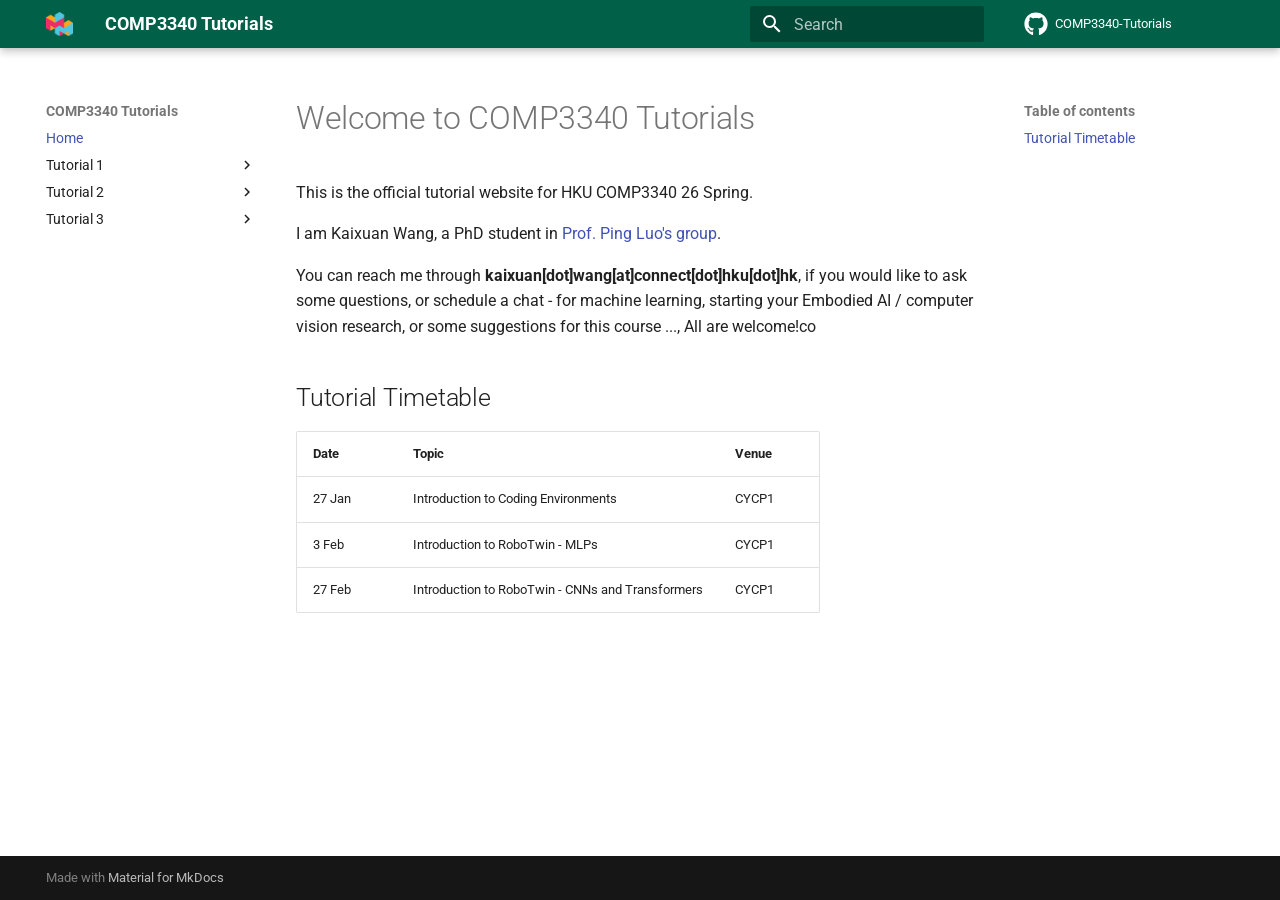
<file: index.html>
<!doctype html>
<html lang="en" class="no-js">
  <head>
    
      <meta charset="utf-8">
      <meta name="viewport" content="width=device-width,initial-scale=1">
      
      
      
        <link rel="canonical" href="https://kaixuanwang2003.github.io/COMP3340-Tutorials/">
      
      
      
        <link rel="next" href="intro_pytorch/intro_pytorch/">
      
      
        
      
      
      <link rel="icon" href="assets/images/favicon.png">
      <meta name="generator" content="mkdocs-1.6.1, mkdocs-material-9.7.6">
    
    
      
        <title>COMP3340 Tutorials</title>
      
    
    
      <link rel="stylesheet" href="assets/stylesheets/main.484c7ddc.min.css">
      
      


    
    
      
    
    
      
        
        
        <link rel="preconnect" href="https://fonts.gstatic.com" crossorigin>
        <link rel="stylesheet" href="https://fonts.googleapis.com/css?family=Roboto:300,300i,400,400i,700,700i%7CRoboto+Mono:400,400i,700,700i&display=fallback">
        <style>:root{--md-text-font:"Roboto";--md-code-font:"Roboto Mono"}</style>
      
    
    
      <link rel="stylesheet" href="stylesheets/extra.css">
    
    <script>__md_scope=new URL(".",location),__md_hash=e=>[...e].reduce(((e,_)=>(e<<5)-e+_.charCodeAt(0)),0),__md_get=(e,_=localStorage,t=__md_scope)=>JSON.parse(_.getItem(t.pathname+"."+e)),__md_set=(e,_,t=localStorage,a=__md_scope)=>{try{t.setItem(a.pathname+"."+e,JSON.stringify(_))}catch(e){}}</script>
    
      

    
    
  </head>
  
  
    <body dir="ltr">
  
    
    <input class="md-toggle" data-md-toggle="drawer" type="checkbox" id="__drawer" autocomplete="off">
    <input class="md-toggle" data-md-toggle="search" type="checkbox" id="__search" autocomplete="off">
    <label class="md-overlay" for="__drawer"></label>
    <div data-md-component="skip">
      
        
        <a href="#welcome-to-comp3340-tutorials" class="md-skip">
          Skip to content
        </a>
      
    </div>
    <div data-md-component="announce">
      
    </div>
    
    
      

  

<header class="md-header md-header--shadow" data-md-component="header">
  <nav class="md-header__inner md-grid" aria-label="Header">
    <a href="." title="COMP3340 Tutorials" class="md-header__button md-logo" aria-label="COMP3340 Tutorials" data-md-component="logo">
      
  <img src="assets/mmlab.png" alt="logo">

    </a>
    <label class="md-header__button md-icon" for="__drawer">
      
      <svg xmlns="http://www.w3.org/2000/svg" viewBox="0 0 24 24"><path d="M3 6h18v2H3zm0 5h18v2H3zm0 5h18v2H3z"/></svg>
    </label>
    <div class="md-header__title" data-md-component="header-title">
      <div class="md-header__ellipsis">
        <div class="md-header__topic">
          <span class="md-ellipsis">
            COMP3340 Tutorials
          </span>
        </div>
        <div class="md-header__topic" data-md-component="header-topic">
          <span class="md-ellipsis">
            
              Home
            
          </span>
        </div>
      </div>
    </div>
    
    
      <script>var palette=__md_get("__palette");if(palette&&palette.color){if("(prefers-color-scheme)"===palette.color.media){var media=matchMedia("(prefers-color-scheme: light)"),input=document.querySelector(media.matches?"[data-md-color-media='(prefers-color-scheme: light)']":"[data-md-color-media='(prefers-color-scheme: dark)']");palette.color.media=input.getAttribute("data-md-color-media"),palette.color.scheme=input.getAttribute("data-md-color-scheme"),palette.color.primary=input.getAttribute("data-md-color-primary"),palette.color.accent=input.getAttribute("data-md-color-accent")}for(var[key,value]of Object.entries(palette.color))document.body.setAttribute("data-md-color-"+key,value)}</script>
    
    
    
      
      
        <label class="md-header__button md-icon" for="__search">
          
          <svg xmlns="http://www.w3.org/2000/svg" viewBox="0 0 24 24"><path d="M9.5 3A6.5 6.5 0 0 1 16 9.5c0 1.61-.59 3.09-1.56 4.23l.27.27h.79l5 5-1.5 1.5-5-5v-.79l-.27-.27A6.52 6.52 0 0 1 9.5 16 6.5 6.5 0 0 1 3 9.5 6.5 6.5 0 0 1 9.5 3m0 2C7 5 5 7 5 9.5S7 14 9.5 14 14 12 14 9.5 12 5 9.5 5"/></svg>
        </label>
        <div class="md-search" data-md-component="search" role="dialog">
  <label class="md-search__overlay" for="__search"></label>
  <div class="md-search__inner" role="search">
    <form class="md-search__form" name="search">
      <input type="text" class="md-search__input" name="query" aria-label="Search" placeholder="Search" autocapitalize="off" autocorrect="off" autocomplete="off" spellcheck="false" data-md-component="search-query" required>
      <label class="md-search__icon md-icon" for="__search">
        
        <svg xmlns="http://www.w3.org/2000/svg" viewBox="0 0 24 24"><path d="M9.5 3A6.5 6.5 0 0 1 16 9.5c0 1.61-.59 3.09-1.56 4.23l.27.27h.79l5 5-1.5 1.5-5-5v-.79l-.27-.27A6.52 6.52 0 0 1 9.5 16 6.5 6.5 0 0 1 3 9.5 6.5 6.5 0 0 1 9.5 3m0 2C7 5 5 7 5 9.5S7 14 9.5 14 14 12 14 9.5 12 5 9.5 5"/></svg>
        
        <svg xmlns="http://www.w3.org/2000/svg" viewBox="0 0 24 24"><path d="M20 11v2H8l5.5 5.5-1.42 1.42L4.16 12l7.92-7.92L13.5 5.5 8 11z"/></svg>
      </label>
      <nav class="md-search__options" aria-label="Search">
        
        <button type="reset" class="md-search__icon md-icon" title="Clear" aria-label="Clear" tabindex="-1">
          
          <svg xmlns="http://www.w3.org/2000/svg" viewBox="0 0 24 24"><path d="M19 6.41 17.59 5 12 10.59 6.41 5 5 6.41 10.59 12 5 17.59 6.41 19 12 13.41 17.59 19 19 17.59 13.41 12z"/></svg>
        </button>
      </nav>
      
    </form>
    <div class="md-search__output">
      <div class="md-search__scrollwrap" tabindex="0" data-md-scrollfix>
        <div class="md-search-result" data-md-component="search-result">
          <div class="md-search-result__meta">
            Initializing search
          </div>
          <ol class="md-search-result__list" role="presentation"></ol>
        </div>
      </div>
    </div>
  </div>
</div>
      
    
    
      <div class="md-header__source">
        <a href="https://github.com/kaixuanwang2003/COMP3340-Tutorials" title="Go to repository" class="md-source" data-md-component="source">
  <div class="md-source__icon md-icon">
    
    <svg xmlns="http://www.w3.org/2000/svg" viewBox="0 0 512 512"><!--! Font Awesome Free 7.1.0 by @fontawesome - https://fontawesome.com License - https://fontawesome.com/license/free (Icons: CC BY 4.0, Fonts: SIL OFL 1.1, Code: MIT License) Copyright 2025 Fonticons, Inc.--><path d="M173.9 397.4c0 2-2.3 3.6-5.2 3.6-3.3.3-5.6-1.3-5.6-3.6 0-2 2.3-3.6 5.2-3.6 3-.3 5.6 1.3 5.6 3.6m-31.1-4.5c-.7 2 1.3 4.3 4.3 4.9 2.6 1 5.6 0 6.2-2s-1.3-4.3-4.3-5.2c-2.6-.7-5.5.3-6.2 2.3m44.2-1.7c-2.9.7-4.9 2.6-4.6 4.9.3 2 2.9 3.3 5.9 2.6 2.9-.7 4.9-2.6 4.6-4.6-.3-1.9-3-3.2-5.9-2.9M252.8 8C114.1 8 8 113.3 8 252c0 110.9 69.8 205.8 169.5 239.2 12.8 2.3 17.3-5.6 17.3-12.1 0-6.2-.3-40.4-.3-61.4 0 0-70 15-84.7-29.8 0 0-11.4-29.1-27.8-36.6 0 0-22.9-15.7 1.6-15.4 0 0 24.9 2 38.6 25.8 21.9 38.6 58.6 27.5 72.9 20.9 2.3-16 8.8-27.1 16-33.7-55.9-6.2-112.3-14.3-112.3-110.5 0-27.5 7.6-41.3 23.6-58.9-2.6-6.5-11.1-33.3 2.6-67.9 20.9-6.5 69 27 69 27 20-5.6 41.5-8.5 62.8-8.5s42.8 2.9 62.8 8.5c0 0 48.1-33.6 69-27 13.7 34.7 5.2 61.4 2.6 67.9 16 17.7 25.8 31.5 25.8 58.9 0 96.5-58.9 104.2-114.8 110.5 9.2 7.9 17 22.9 17 46.4 0 33.7-.3 75.4-.3 83.6 0 6.5 4.6 14.4 17.3 12.1C436.2 457.8 504 362.9 504 252 504 113.3 391.5 8 252.8 8M105.2 352.9c-1.3 1-1 3.3.7 5.2 1.6 1.6 3.9 2.3 5.2 1 1.3-1 1-3.3-.7-5.2-1.6-1.6-3.9-2.3-5.2-1m-10.8-8.1c-.7 1.3.3 2.9 2.3 3.9 1.6 1 3.6.7 4.3-.7.7-1.3-.3-2.9-2.3-3.9-2-.6-3.6-.3-4.3.7m32.4 35.6c-1.6 1.3-1 4.3 1.3 6.2 2.3 2.3 5.2 2.6 6.5 1 1.3-1.3.7-4.3-1.3-6.2-2.2-2.3-5.2-2.6-6.5-1m-11.4-14.7c-1.6 1-1.6 3.6 0 5.9s4.3 3.3 5.6 2.3c1.6-1.3 1.6-3.9 0-6.2-1.4-2.3-4-3.3-5.6-2"/></svg>
  </div>
  <div class="md-source__repository">
    COMP3340-Tutorials
  </div>
</a>
      </div>
    
  </nav>
  
</header>
    
    <div class="md-container" data-md-component="container">
      
      
        
          
        
      
      <main class="md-main" data-md-component="main">
        <div class="md-main__inner md-grid">
          
            
              
              <div class="md-sidebar md-sidebar--primary" data-md-component="sidebar" data-md-type="navigation" >
                <div class="md-sidebar__scrollwrap">
                  <div class="md-sidebar__inner">
                    



<nav class="md-nav md-nav--primary" aria-label="Navigation" data-md-level="0">
  <label class="md-nav__title" for="__drawer">
    <a href="." title="COMP3340 Tutorials" class="md-nav__button md-logo" aria-label="COMP3340 Tutorials" data-md-component="logo">
      
  <img src="assets/mmlab.png" alt="logo">

    </a>
    COMP3340 Tutorials
  </label>
  
    <div class="md-nav__source">
      <a href="https://github.com/kaixuanwang2003/COMP3340-Tutorials" title="Go to repository" class="md-source" data-md-component="source">
  <div class="md-source__icon md-icon">
    
    <svg xmlns="http://www.w3.org/2000/svg" viewBox="0 0 512 512"><!--! Font Awesome Free 7.1.0 by @fontawesome - https://fontawesome.com License - https://fontawesome.com/license/free (Icons: CC BY 4.0, Fonts: SIL OFL 1.1, Code: MIT License) Copyright 2025 Fonticons, Inc.--><path d="M173.9 397.4c0 2-2.3 3.6-5.2 3.6-3.3.3-5.6-1.3-5.6-3.6 0-2 2.3-3.6 5.2-3.6 3-.3 5.6 1.3 5.6 3.6m-31.1-4.5c-.7 2 1.3 4.3 4.3 4.9 2.6 1 5.6 0 6.2-2s-1.3-4.3-4.3-5.2c-2.6-.7-5.5.3-6.2 2.3m44.2-1.7c-2.9.7-4.9 2.6-4.6 4.9.3 2 2.9 3.3 5.9 2.6 2.9-.7 4.9-2.6 4.6-4.6-.3-1.9-3-3.2-5.9-2.9M252.8 8C114.1 8 8 113.3 8 252c0 110.9 69.8 205.8 169.5 239.2 12.8 2.3 17.3-5.6 17.3-12.1 0-6.2-.3-40.4-.3-61.4 0 0-70 15-84.7-29.8 0 0-11.4-29.1-27.8-36.6 0 0-22.9-15.7 1.6-15.4 0 0 24.9 2 38.6 25.8 21.9 38.6 58.6 27.5 72.9 20.9 2.3-16 8.8-27.1 16-33.7-55.9-6.2-112.3-14.3-112.3-110.5 0-27.5 7.6-41.3 23.6-58.9-2.6-6.5-11.1-33.3 2.6-67.9 20.9-6.5 69 27 69 27 20-5.6 41.5-8.5 62.8-8.5s42.8 2.9 62.8 8.5c0 0 48.1-33.6 69-27 13.7 34.7 5.2 61.4 2.6 67.9 16 17.7 25.8 31.5 25.8 58.9 0 96.5-58.9 104.2-114.8 110.5 9.2 7.9 17 22.9 17 46.4 0 33.7-.3 75.4-.3 83.6 0 6.5 4.6 14.4 17.3 12.1C436.2 457.8 504 362.9 504 252 504 113.3 391.5 8 252.8 8M105.2 352.9c-1.3 1-1 3.3.7 5.2 1.6 1.6 3.9 2.3 5.2 1 1.3-1 1-3.3-.7-5.2-1.6-1.6-3.9-2.3-5.2-1m-10.8-8.1c-.7 1.3.3 2.9 2.3 3.9 1.6 1 3.6.7 4.3-.7.7-1.3-.3-2.9-2.3-3.9-2-.6-3.6-.3-4.3.7m32.4 35.6c-1.6 1.3-1 4.3 1.3 6.2 2.3 2.3 5.2 2.6 6.5 1 1.3-1.3.7-4.3-1.3-6.2-2.2-2.3-5.2-2.6-6.5-1m-11.4-14.7c-1.6 1-1.6 3.6 0 5.9s4.3 3.3 5.6 2.3c1.6-1.3 1.6-3.9 0-6.2-1.4-2.3-4-3.3-5.6-2"/></svg>
  </div>
  <div class="md-source__repository">
    COMP3340-Tutorials
  </div>
</a>
    </div>
  
  <ul class="md-nav__list" data-md-scrollfix>
    
      
      
  
  
    
  
  
  
    <li class="md-nav__item md-nav__item--active">
      
      <input class="md-nav__toggle md-toggle" type="checkbox" id="__toc">
      
      
        
      
      
        <label class="md-nav__link md-nav__link--active" for="__toc">
          
  
  
  <span class="md-ellipsis">
    
  
    Home
  

    
  </span>
  
  

          <span class="md-nav__icon md-icon"></span>
        </label>
      
      <a href="." class="md-nav__link md-nav__link--active">
        
  
  
  <span class="md-ellipsis">
    
  
    Home
  

    
  </span>
  
  

      </a>
      
        

<nav class="md-nav md-nav--secondary" aria-label="Table of contents">
  
  
  
    
  
  
    <label class="md-nav__title" for="__toc">
      <span class="md-nav__icon md-icon"></span>
      Table of contents
    </label>
    <ul class="md-nav__list" data-md-component="toc" data-md-scrollfix>
      
        <li class="md-nav__item">
  <a href="#tutorial-timetable" class="md-nav__link">
    <span class="md-ellipsis">
      
        Tutorial Timetable
      
    </span>
  </a>
  
</li>
      
    </ul>
  
</nav>
      
    </li>
  

    
      
      
  
  
  
  
    
    
    
    
    
    <li class="md-nav__item md-nav__item--nested">
      
        
        
        <input class="md-nav__toggle md-toggle " type="checkbox" id="__nav_2" >
        
          
          <label class="md-nav__link" for="__nav_2" id="__nav_2_label" tabindex="0">
            
  
  
  <span class="md-ellipsis">
    
  
    Tutorial 1
  

    
  </span>
  
  

            <span class="md-nav__icon md-icon"></span>
          </label>
        
        <nav class="md-nav" data-md-level="1" aria-labelledby="__nav_2_label" aria-expanded="false">
          <label class="md-nav__title" for="__nav_2">
            <span class="md-nav__icon md-icon"></span>
            
  
    Tutorial 1
  

          </label>
          <ul class="md-nav__list" data-md-scrollfix>
            
              
                
  
  
  
  
    <li class="md-nav__item">
      <a href="intro_pytorch/intro_pytorch/" class="md-nav__link">
        
  
  
  <span class="md-ellipsis">
    
  
    Introduction to PyTorch
  

    
  </span>
  
  

      </a>
    </li>
  

              
            
              
                
  
  
  
  
    <li class="md-nav__item">
      <a href="intro_pytorch/optional/" class="md-nav__link">
        
  
  
  <span class="md-ellipsis">
    
  
    Optional - Building Neural Networks with PyTorch
  

    
  </span>
  
  

      </a>
    </li>
  

              
            
          </ul>
        </nav>
      
    </li>
  

    
      
      
  
  
  
  
    
    
    
    
    
    <li class="md-nav__item md-nav__item--nested">
      
        
        
        <input class="md-nav__toggle md-toggle " type="checkbox" id="__nav_3" >
        
          
          <label class="md-nav__link" for="__nav_3" id="__nav_3_label" tabindex="0">
            
  
  
  <span class="md-ellipsis">
    
  
    Tutorial 2
  

    
  </span>
  
  

            <span class="md-nav__icon md-icon"></span>
          </label>
        
        <nav class="md-nav" data-md-level="1" aria-labelledby="__nav_3_label" aria-expanded="false">
          <label class="md-nav__title" for="__nav_3">
            <span class="md-nav__icon md-icon"></span>
            
  
    Tutorial 2
  

          </label>
          <ul class="md-nav__list" data-md-scrollfix>
            
              
                
  
  
  
  
    <li class="md-nav__item">
      <a href="RoboTwin_1/intro_RoboTwin/" class="md-nav__link">
        
  
  
  <span class="md-ellipsis">
    
  
    Introduction to RoboTwin
  

    
  </span>
  
  

      </a>
    </li>
  

              
            
              
                
  
  
  
  
    <li class="md-nav__item">
      <a href="RoboTwin_1/documentations/" class="md-nav__link">
        
  
  
  <span class="md-ellipsis">
    
  
    Documentations
  

    
  </span>
  
  

      </a>
    </li>
  

              
            
          </ul>
        </nav>
      
    </li>
  

    
      
      
  
  
  
  
    
    
    
    
    
    <li class="md-nav__item md-nav__item--nested">
      
        
        
        <input class="md-nav__toggle md-toggle " type="checkbox" id="__nav_4" >
        
          
          <label class="md-nav__link" for="__nav_4" id="__nav_4_label" tabindex="0">
            
  
  
  <span class="md-ellipsis">
    
  
    Tutorial 3
  

    
  </span>
  
  

            <span class="md-nav__icon md-icon"></span>
          </label>
        
        <nav class="md-nav" data-md-level="1" aria-labelledby="__nav_4_label" aria-expanded="false">
          <label class="md-nav__title" for="__nav_4">
            <span class="md-nav__icon md-icon"></span>
            
  
    Tutorial 3
  

          </label>
          <ul class="md-nav__list" data-md-scrollfix>
            
              
                
  
  
  
  
    <li class="md-nav__item">
      <a href="ACT/intro_ACT/" class="md-nav__link">
        
  
  
  <span class="md-ellipsis">
    
  
    Action Chunking Transformers
  

    
  </span>
  
  

      </a>
    </li>
  

              
            
          </ul>
        </nav>
      
    </li>
  

    
  </ul>
</nav>
                  </div>
                </div>
              </div>
            
            
              
              <div class="md-sidebar md-sidebar--secondary" data-md-component="sidebar" data-md-type="toc" >
                <div class="md-sidebar__scrollwrap">
                  <div class="md-sidebar__inner">
                    

<nav class="md-nav md-nav--secondary" aria-label="Table of contents">
  
  
  
    
  
  
    <label class="md-nav__title" for="__toc">
      <span class="md-nav__icon md-icon"></span>
      Table of contents
    </label>
    <ul class="md-nav__list" data-md-component="toc" data-md-scrollfix>
      
        <li class="md-nav__item">
  <a href="#tutorial-timetable" class="md-nav__link">
    <span class="md-ellipsis">
      
        Tutorial Timetable
      
    </span>
  </a>
  
</li>
      
    </ul>
  
</nav>
                  </div>
                </div>
              </div>
            
          
          
            <div class="md-content" data-md-component="content">
              
              <article class="md-content__inner md-typeset">
                
                  


  
  


<h1 id="welcome-to-comp3340-tutorials">Welcome to COMP3340 Tutorials</h1>
<p>This is the official tutorial website for HKU COMP3340 26 Spring.</p>
<p>I am Kaixuan Wang, a PhD student in <a href="https://mmlab.hk">Prof. Ping Luo's group</a>.</p>
<p>You can reach me through <strong>kaixuan[dot]wang[at]connect[dot]hku[dot]hk</strong>, if you would like to ask some questions, or schedule a chat - for machine learning, starting your Embodied AI / computer vision research, or some suggestions for this course ..., All are welcome!co</p>
<h2 id="tutorial-timetable">Tutorial Timetable</h2>
<table>
<thead>
<tr>
<th>Date</th>
<th>Topic</th>
<th>Venue</th>
</tr>
</thead>
<tbody>
<tr>
<td>27 Jan</td>
<td>Introduction to Coding Environments</td>
<td>CYCP1</td>
</tr>
<tr>
<td>3  Feb</td>
<td>Introduction to RoboTwin - MLPs</td>
<td>CYCP1</td>
</tr>
<tr>
<td>27 Feb</td>
<td>Introduction to RoboTwin - CNNs and Transformers</td>
<td>CYCP1</td>
</tr>
</tbody>
</table>












                
              </article>
            </div>
          
          
<script>var target=document.getElementById(location.hash.slice(1));target&&target.name&&(target.checked=target.name.startsWith("__tabbed_"))</script>
        </div>
        
      </main>
      
        <footer class="md-footer">
  
  <div class="md-footer-meta md-typeset">
    <div class="md-footer-meta__inner md-grid">
      <div class="md-copyright">
  
  
    Made with
    <a href="https://squidfunk.github.io/mkdocs-material/" target="_blank" rel="noopener">
      Material for MkDocs
    </a>
  
</div>
      
    </div>
  </div>
</footer>
      
    </div>
    <div class="md-dialog" data-md-component="dialog">
      <div class="md-dialog__inner md-typeset"></div>
    </div>
    
    
    
      
      
      <script id="__config" type="application/json">{"annotate": null, "base": ".", "features": [], "search": "assets/javascripts/workers/search.2c215733.min.js", "tags": null, "translations": {"clipboard.copied": "Copied to clipboard", "clipboard.copy": "Copy to clipboard", "search.result.more.one": "1 more on this page", "search.result.more.other": "# more on this page", "search.result.none": "No matching documents", "search.result.one": "1 matching document", "search.result.other": "# matching documents", "search.result.placeholder": "Type to start searching", "search.result.term.missing": "Missing", "select.version": "Select version"}, "version": null}</script>
    
    
      <script src="assets/javascripts/bundle.79ae519e.min.js"></script>
      
    
  </body>
</html>
</file>
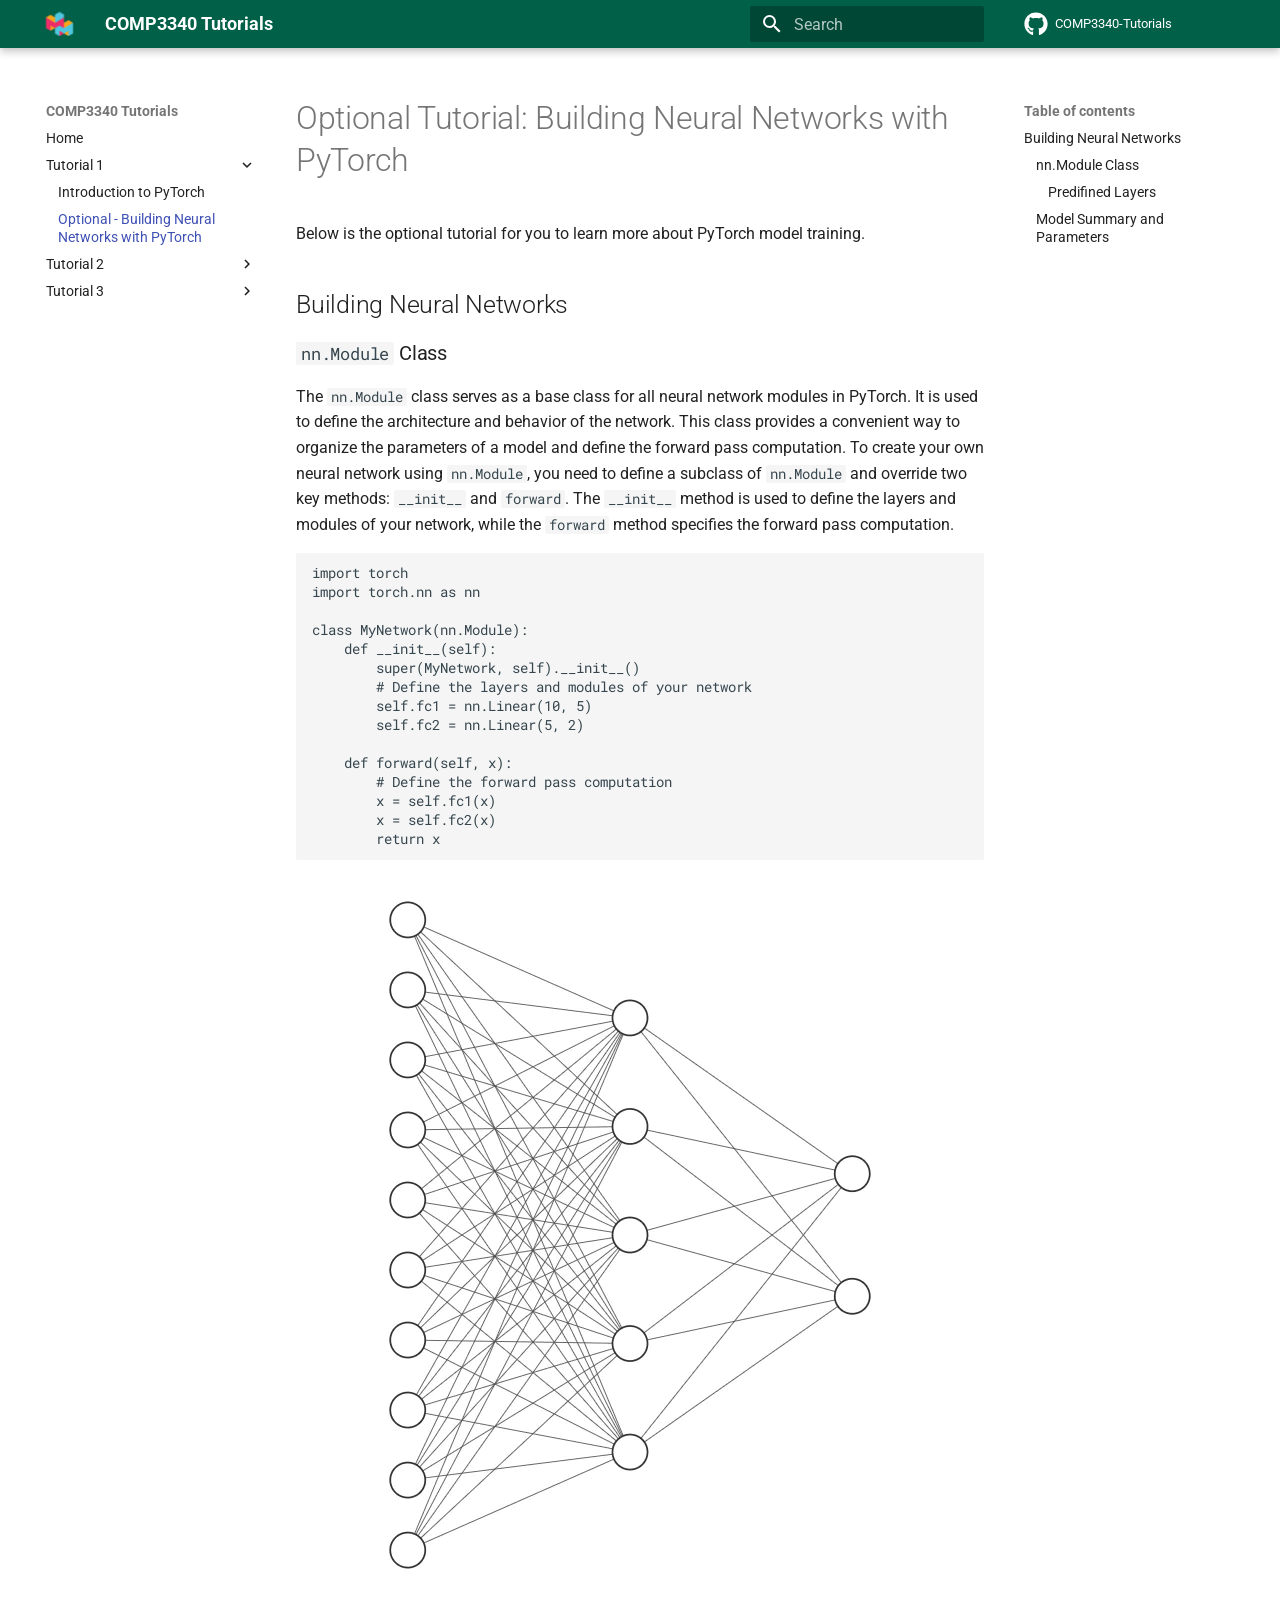
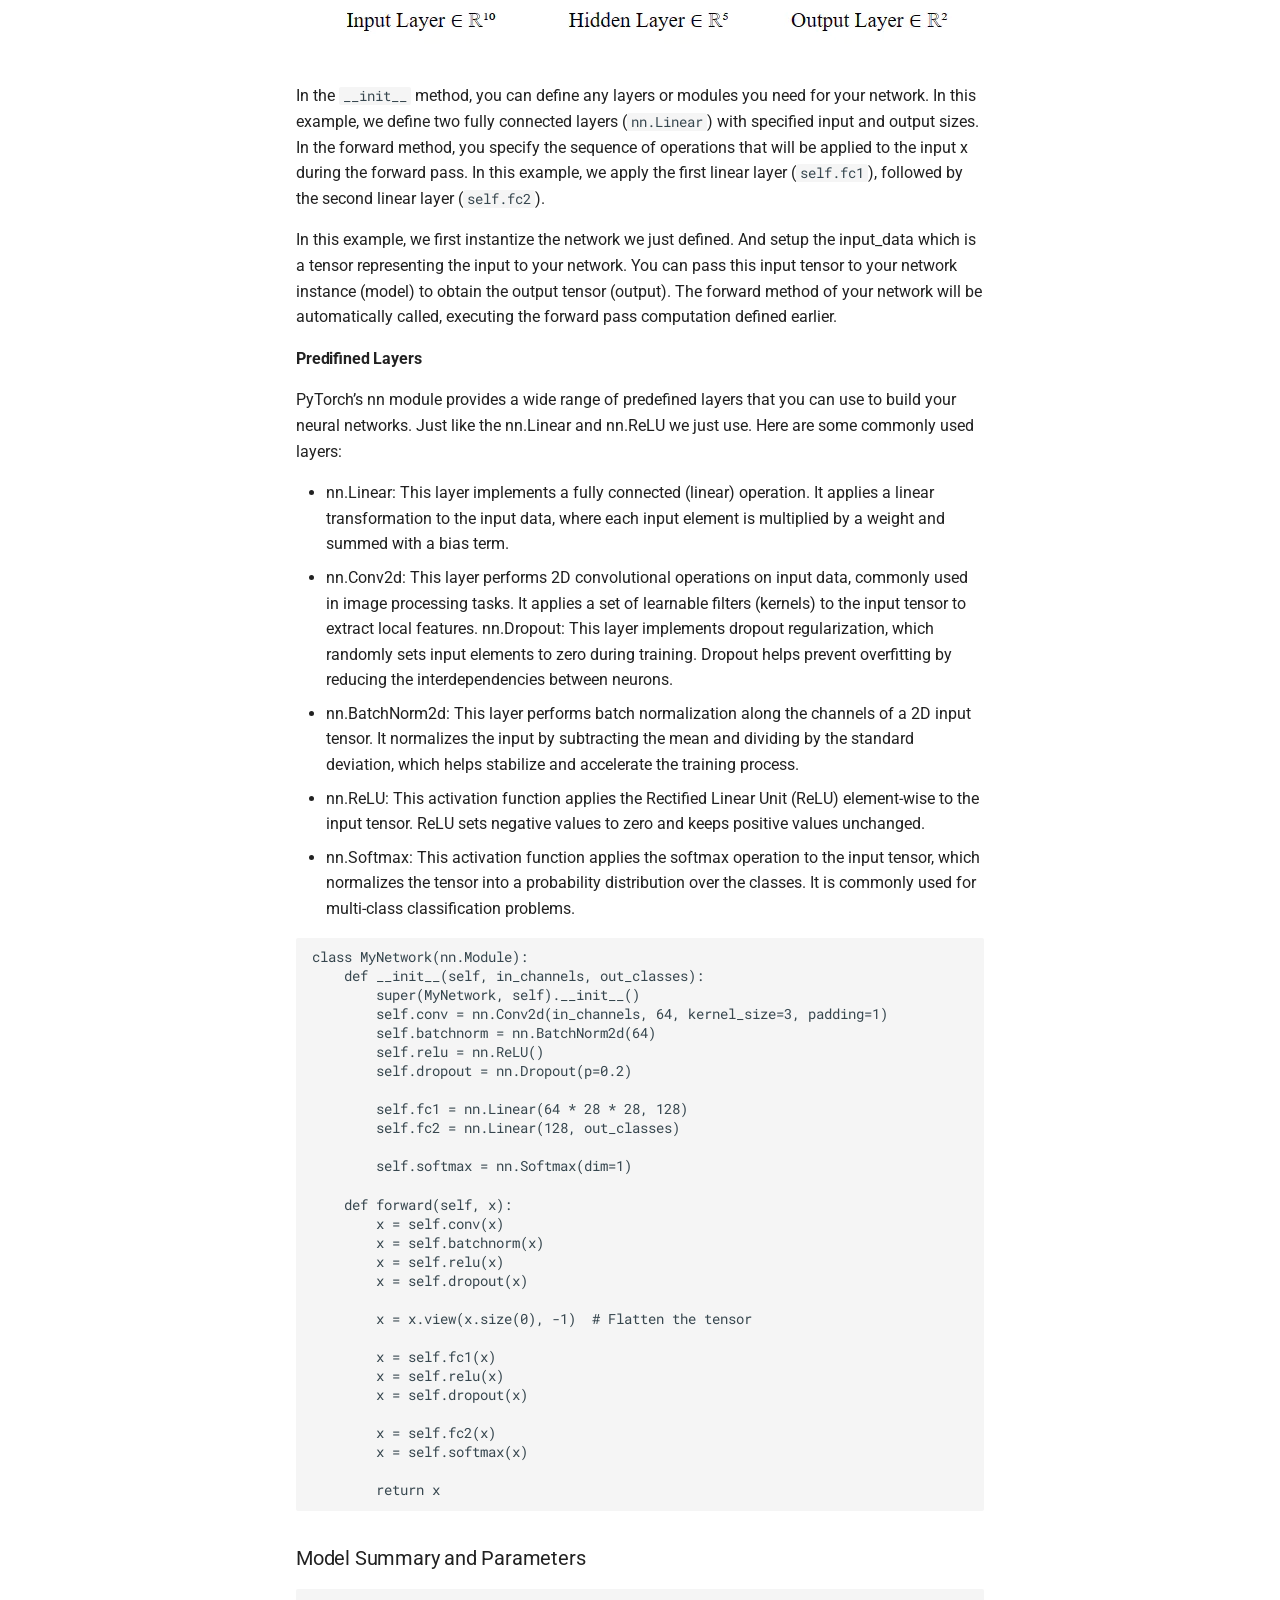
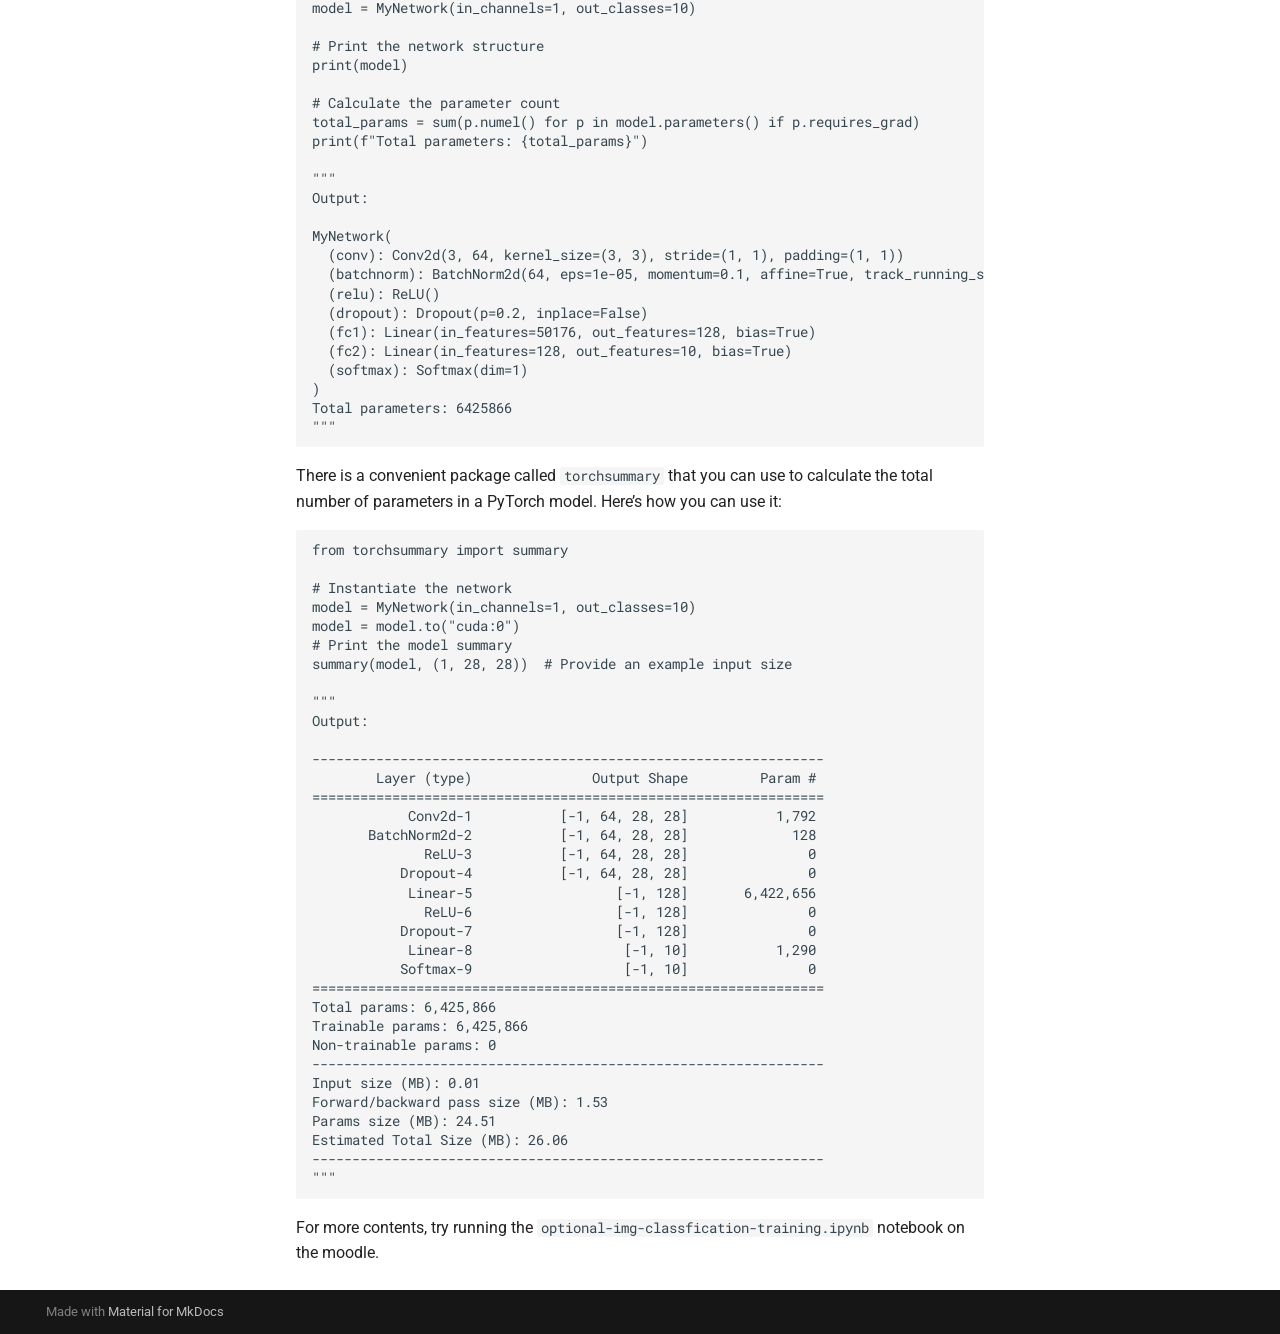
<file: intro_pytorch/optional/index.html>
<!doctype html>
<html lang="en" class="no-js">
  <head>
    
      <meta charset="utf-8">
      <meta name="viewport" content="width=device-width,initial-scale=1">
      
      
      
        <link rel="canonical" href="https://kaixuanwang2003.github.io/COMP3340-Tutorials/intro_pytorch/optional/">
      
      
        <link rel="prev" href="../intro_pytorch/">
      
      
        <link rel="next" href="../../RoboTwin_1/intro_RoboTwin/">
      
      
        
      
      
      <link rel="icon" href="../../assets/images/favicon.png">
      <meta name="generator" content="mkdocs-1.6.1, mkdocs-material-9.7.6">
    
    
      
        <title>Optional - Building Neural Networks with PyTorch - COMP3340 Tutorials</title>
      
    
    
      <link rel="stylesheet" href="../../assets/stylesheets/main.484c7ddc.min.css">
      
      


    
    
      
    
    
      
        
        
        <link rel="preconnect" href="https://fonts.gstatic.com" crossorigin>
        <link rel="stylesheet" href="https://fonts.googleapis.com/css?family=Roboto:300,300i,400,400i,700,700i%7CRoboto+Mono:400,400i,700,700i&display=fallback">
        <style>:root{--md-text-font:"Roboto";--md-code-font:"Roboto Mono"}</style>
      
    
    
      <link rel="stylesheet" href="../../stylesheets/extra.css">
    
    <script>__md_scope=new URL("../..",location),__md_hash=e=>[...e].reduce(((e,_)=>(e<<5)-e+_.charCodeAt(0)),0),__md_get=(e,_=localStorage,t=__md_scope)=>JSON.parse(_.getItem(t.pathname+"."+e)),__md_set=(e,_,t=localStorage,a=__md_scope)=>{try{t.setItem(a.pathname+"."+e,JSON.stringify(_))}catch(e){}}</script>
    
      

    
    
  </head>
  
  
    <body dir="ltr">
  
    
    <input class="md-toggle" data-md-toggle="drawer" type="checkbox" id="__drawer" autocomplete="off">
    <input class="md-toggle" data-md-toggle="search" type="checkbox" id="__search" autocomplete="off">
    <label class="md-overlay" for="__drawer"></label>
    <div data-md-component="skip">
      
        
        <a href="#optional-tutorial-building-neural-networks-with-pytorch" class="md-skip">
          Skip to content
        </a>
      
    </div>
    <div data-md-component="announce">
      
    </div>
    
    
      

  

<header class="md-header md-header--shadow" data-md-component="header">
  <nav class="md-header__inner md-grid" aria-label="Header">
    <a href="../.." title="COMP3340 Tutorials" class="md-header__button md-logo" aria-label="COMP3340 Tutorials" data-md-component="logo">
      
  <img src="../../assets/mmlab.png" alt="logo">

    </a>
    <label class="md-header__button md-icon" for="__drawer">
      
      <svg xmlns="http://www.w3.org/2000/svg" viewBox="0 0 24 24"><path d="M3 6h18v2H3zm0 5h18v2H3zm0 5h18v2H3z"/></svg>
    </label>
    <div class="md-header__title" data-md-component="header-title">
      <div class="md-header__ellipsis">
        <div class="md-header__topic">
          <span class="md-ellipsis">
            COMP3340 Tutorials
          </span>
        </div>
        <div class="md-header__topic" data-md-component="header-topic">
          <span class="md-ellipsis">
            
              Optional - Building Neural Networks with PyTorch
            
          </span>
        </div>
      </div>
    </div>
    
    
      <script>var palette=__md_get("__palette");if(palette&&palette.color){if("(prefers-color-scheme)"===palette.color.media){var media=matchMedia("(prefers-color-scheme: light)"),input=document.querySelector(media.matches?"[data-md-color-media='(prefers-color-scheme: light)']":"[data-md-color-media='(prefers-color-scheme: dark)']");palette.color.media=input.getAttribute("data-md-color-media"),palette.color.scheme=input.getAttribute("data-md-color-scheme"),palette.color.primary=input.getAttribute("data-md-color-primary"),palette.color.accent=input.getAttribute("data-md-color-accent")}for(var[key,value]of Object.entries(palette.color))document.body.setAttribute("data-md-color-"+key,value)}</script>
    
    
    
      
      
        <label class="md-header__button md-icon" for="__search">
          
          <svg xmlns="http://www.w3.org/2000/svg" viewBox="0 0 24 24"><path d="M9.5 3A6.5 6.5 0 0 1 16 9.5c0 1.61-.59 3.09-1.56 4.23l.27.27h.79l5 5-1.5 1.5-5-5v-.79l-.27-.27A6.52 6.52 0 0 1 9.5 16 6.5 6.5 0 0 1 3 9.5 6.5 6.5 0 0 1 9.5 3m0 2C7 5 5 7 5 9.5S7 14 9.5 14 14 12 14 9.5 12 5 9.5 5"/></svg>
        </label>
        <div class="md-search" data-md-component="search" role="dialog">
  <label class="md-search__overlay" for="__search"></label>
  <div class="md-search__inner" role="search">
    <form class="md-search__form" name="search">
      <input type="text" class="md-search__input" name="query" aria-label="Search" placeholder="Search" autocapitalize="off" autocorrect="off" autocomplete="off" spellcheck="false" data-md-component="search-query" required>
      <label class="md-search__icon md-icon" for="__search">
        
        <svg xmlns="http://www.w3.org/2000/svg" viewBox="0 0 24 24"><path d="M9.5 3A6.5 6.5 0 0 1 16 9.5c0 1.61-.59 3.09-1.56 4.23l.27.27h.79l5 5-1.5 1.5-5-5v-.79l-.27-.27A6.52 6.52 0 0 1 9.5 16 6.5 6.5 0 0 1 3 9.5 6.5 6.5 0 0 1 9.5 3m0 2C7 5 5 7 5 9.5S7 14 9.5 14 14 12 14 9.5 12 5 9.5 5"/></svg>
        
        <svg xmlns="http://www.w3.org/2000/svg" viewBox="0 0 24 24"><path d="M20 11v2H8l5.5 5.5-1.42 1.42L4.16 12l7.92-7.92L13.5 5.5 8 11z"/></svg>
      </label>
      <nav class="md-search__options" aria-label="Search">
        
        <button type="reset" class="md-search__icon md-icon" title="Clear" aria-label="Clear" tabindex="-1">
          
          <svg xmlns="http://www.w3.org/2000/svg" viewBox="0 0 24 24"><path d="M19 6.41 17.59 5 12 10.59 6.41 5 5 6.41 10.59 12 5 17.59 6.41 19 12 13.41 17.59 19 19 17.59 13.41 12z"/></svg>
        </button>
      </nav>
      
    </form>
    <div class="md-search__output">
      <div class="md-search__scrollwrap" tabindex="0" data-md-scrollfix>
        <div class="md-search-result" data-md-component="search-result">
          <div class="md-search-result__meta">
            Initializing search
          </div>
          <ol class="md-search-result__list" role="presentation"></ol>
        </div>
      </div>
    </div>
  </div>
</div>
      
    
    
      <div class="md-header__source">
        <a href="https://github.com/kaixuanwang2003/COMP3340-Tutorials" title="Go to repository" class="md-source" data-md-component="source">
  <div class="md-source__icon md-icon">
    
    <svg xmlns="http://www.w3.org/2000/svg" viewBox="0 0 512 512"><!--! Font Awesome Free 7.1.0 by @fontawesome - https://fontawesome.com License - https://fontawesome.com/license/free (Icons: CC BY 4.0, Fonts: SIL OFL 1.1, Code: MIT License) Copyright 2025 Fonticons, Inc.--><path d="M173.9 397.4c0 2-2.3 3.6-5.2 3.6-3.3.3-5.6-1.3-5.6-3.6 0-2 2.3-3.6 5.2-3.6 3-.3 5.6 1.3 5.6 3.6m-31.1-4.5c-.7 2 1.3 4.3 4.3 4.9 2.6 1 5.6 0 6.2-2s-1.3-4.3-4.3-5.2c-2.6-.7-5.5.3-6.2 2.3m44.2-1.7c-2.9.7-4.9 2.6-4.6 4.9.3 2 2.9 3.3 5.9 2.6 2.9-.7 4.9-2.6 4.6-4.6-.3-1.9-3-3.2-5.9-2.9M252.8 8C114.1 8 8 113.3 8 252c0 110.9 69.8 205.8 169.5 239.2 12.8 2.3 17.3-5.6 17.3-12.1 0-6.2-.3-40.4-.3-61.4 0 0-70 15-84.7-29.8 0 0-11.4-29.1-27.8-36.6 0 0-22.9-15.7 1.6-15.4 0 0 24.9 2 38.6 25.8 21.9 38.6 58.6 27.5 72.9 20.9 2.3-16 8.8-27.1 16-33.7-55.9-6.2-112.3-14.3-112.3-110.5 0-27.5 7.6-41.3 23.6-58.9-2.6-6.5-11.1-33.3 2.6-67.9 20.9-6.5 69 27 69 27 20-5.6 41.5-8.5 62.8-8.5s42.8 2.9 62.8 8.5c0 0 48.1-33.6 69-27 13.7 34.7 5.2 61.4 2.6 67.9 16 17.7 25.8 31.5 25.8 58.9 0 96.5-58.9 104.2-114.8 110.5 9.2 7.9 17 22.9 17 46.4 0 33.7-.3 75.4-.3 83.6 0 6.5 4.6 14.4 17.3 12.1C436.2 457.8 504 362.9 504 252 504 113.3 391.5 8 252.8 8M105.2 352.9c-1.3 1-1 3.3.7 5.2 1.6 1.6 3.9 2.3 5.2 1 1.3-1 1-3.3-.7-5.2-1.6-1.6-3.9-2.3-5.2-1m-10.8-8.1c-.7 1.3.3 2.9 2.3 3.9 1.6 1 3.6.7 4.3-.7.7-1.3-.3-2.9-2.3-3.9-2-.6-3.6-.3-4.3.7m32.4 35.6c-1.6 1.3-1 4.3 1.3 6.2 2.3 2.3 5.2 2.6 6.5 1 1.3-1.3.7-4.3-1.3-6.2-2.2-2.3-5.2-2.6-6.5-1m-11.4-14.7c-1.6 1-1.6 3.6 0 5.9s4.3 3.3 5.6 2.3c1.6-1.3 1.6-3.9 0-6.2-1.4-2.3-4-3.3-5.6-2"/></svg>
  </div>
  <div class="md-source__repository">
    COMP3340-Tutorials
  </div>
</a>
      </div>
    
  </nav>
  
</header>
    
    <div class="md-container" data-md-component="container">
      
      
        
          
        
      
      <main class="md-main" data-md-component="main">
        <div class="md-main__inner md-grid">
          
            
              
              <div class="md-sidebar md-sidebar--primary" data-md-component="sidebar" data-md-type="navigation" >
                <div class="md-sidebar__scrollwrap">
                  <div class="md-sidebar__inner">
                    



<nav class="md-nav md-nav--primary" aria-label="Navigation" data-md-level="0">
  <label class="md-nav__title" for="__drawer">
    <a href="../.." title="COMP3340 Tutorials" class="md-nav__button md-logo" aria-label="COMP3340 Tutorials" data-md-component="logo">
      
  <img src="../../assets/mmlab.png" alt="logo">

    </a>
    COMP3340 Tutorials
  </label>
  
    <div class="md-nav__source">
      <a href="https://github.com/kaixuanwang2003/COMP3340-Tutorials" title="Go to repository" class="md-source" data-md-component="source">
  <div class="md-source__icon md-icon">
    
    <svg xmlns="http://www.w3.org/2000/svg" viewBox="0 0 512 512"><!--! Font Awesome Free 7.1.0 by @fontawesome - https://fontawesome.com License - https://fontawesome.com/license/free (Icons: CC BY 4.0, Fonts: SIL OFL 1.1, Code: MIT License) Copyright 2025 Fonticons, Inc.--><path d="M173.9 397.4c0 2-2.3 3.6-5.2 3.6-3.3.3-5.6-1.3-5.6-3.6 0-2 2.3-3.6 5.2-3.6 3-.3 5.6 1.3 5.6 3.6m-31.1-4.5c-.7 2 1.3 4.3 4.3 4.9 2.6 1 5.6 0 6.2-2s-1.3-4.3-4.3-5.2c-2.6-.7-5.5.3-6.2 2.3m44.2-1.7c-2.9.7-4.9 2.6-4.6 4.9.3 2 2.9 3.3 5.9 2.6 2.9-.7 4.9-2.6 4.6-4.6-.3-1.9-3-3.2-5.9-2.9M252.8 8C114.1 8 8 113.3 8 252c0 110.9 69.8 205.8 169.5 239.2 12.8 2.3 17.3-5.6 17.3-12.1 0-6.2-.3-40.4-.3-61.4 0 0-70 15-84.7-29.8 0 0-11.4-29.1-27.8-36.6 0 0-22.9-15.7 1.6-15.4 0 0 24.9 2 38.6 25.8 21.9 38.6 58.6 27.5 72.9 20.9 2.3-16 8.8-27.1 16-33.7-55.9-6.2-112.3-14.3-112.3-110.5 0-27.5 7.6-41.3 23.6-58.9-2.6-6.5-11.1-33.3 2.6-67.9 20.9-6.5 69 27 69 27 20-5.6 41.5-8.5 62.8-8.5s42.8 2.9 62.8 8.5c0 0 48.1-33.6 69-27 13.7 34.7 5.2 61.4 2.6 67.9 16 17.7 25.8 31.5 25.8 58.9 0 96.5-58.9 104.2-114.8 110.5 9.2 7.9 17 22.9 17 46.4 0 33.7-.3 75.4-.3 83.6 0 6.5 4.6 14.4 17.3 12.1C436.2 457.8 504 362.9 504 252 504 113.3 391.5 8 252.8 8M105.2 352.9c-1.3 1-1 3.3.7 5.2 1.6 1.6 3.9 2.3 5.2 1 1.3-1 1-3.3-.7-5.2-1.6-1.6-3.9-2.3-5.2-1m-10.8-8.1c-.7 1.3.3 2.9 2.3 3.9 1.6 1 3.6.7 4.3-.7.7-1.3-.3-2.9-2.3-3.9-2-.6-3.6-.3-4.3.7m32.4 35.6c-1.6 1.3-1 4.3 1.3 6.2 2.3 2.3 5.2 2.6 6.5 1 1.3-1.3.7-4.3-1.3-6.2-2.2-2.3-5.2-2.6-6.5-1m-11.4-14.7c-1.6 1-1.6 3.6 0 5.9s4.3 3.3 5.6 2.3c1.6-1.3 1.6-3.9 0-6.2-1.4-2.3-4-3.3-5.6-2"/></svg>
  </div>
  <div class="md-source__repository">
    COMP3340-Tutorials
  </div>
</a>
    </div>
  
  <ul class="md-nav__list" data-md-scrollfix>
    
      
      
  
  
  
  
    <li class="md-nav__item">
      <a href="../.." class="md-nav__link">
        
  
  
  <span class="md-ellipsis">
    
  
    Home
  

    
  </span>
  
  

      </a>
    </li>
  

    
      
      
  
  
    
  
  
  
    
    
    
    
    
    <li class="md-nav__item md-nav__item--active md-nav__item--nested">
      
        
        
        <input class="md-nav__toggle md-toggle " type="checkbox" id="__nav_2" checked>
        
          
          <label class="md-nav__link" for="__nav_2" id="__nav_2_label" tabindex="0">
            
  
  
  <span class="md-ellipsis">
    
  
    Tutorial 1
  

    
  </span>
  
  

            <span class="md-nav__icon md-icon"></span>
          </label>
        
        <nav class="md-nav" data-md-level="1" aria-labelledby="__nav_2_label" aria-expanded="true">
          <label class="md-nav__title" for="__nav_2">
            <span class="md-nav__icon md-icon"></span>
            
  
    Tutorial 1
  

          </label>
          <ul class="md-nav__list" data-md-scrollfix>
            
              
                
  
  
  
  
    <li class="md-nav__item">
      <a href="../intro_pytorch/" class="md-nav__link">
        
  
  
  <span class="md-ellipsis">
    
  
    Introduction to PyTorch
  

    
  </span>
  
  

      </a>
    </li>
  

              
            
              
                
  
  
    
  
  
  
    <li class="md-nav__item md-nav__item--active">
      
      <input class="md-nav__toggle md-toggle" type="checkbox" id="__toc">
      
      
        
      
      
        <label class="md-nav__link md-nav__link--active" for="__toc">
          
  
  
  <span class="md-ellipsis">
    
  
    Optional - Building Neural Networks with PyTorch
  

    
  </span>
  
  

          <span class="md-nav__icon md-icon"></span>
        </label>
      
      <a href="./" class="md-nav__link md-nav__link--active">
        
  
  
  <span class="md-ellipsis">
    
  
    Optional - Building Neural Networks with PyTorch
  

    
  </span>
  
  

      </a>
      
        

<nav class="md-nav md-nav--secondary" aria-label="Table of contents">
  
  
  
    
  
  
    <label class="md-nav__title" for="__toc">
      <span class="md-nav__icon md-icon"></span>
      Table of contents
    </label>
    <ul class="md-nav__list" data-md-component="toc" data-md-scrollfix>
      
        <li class="md-nav__item">
  <a href="#building-neural-networks" class="md-nav__link">
    <span class="md-ellipsis">
      
        Building Neural Networks
      
    </span>
  </a>
  
    <nav class="md-nav" aria-label="Building Neural Networks">
      <ul class="md-nav__list">
        
          <li class="md-nav__item">
  <a href="#nnmodule-class" class="md-nav__link">
    <span class="md-ellipsis">
      
        nn.Module Class
      
    </span>
  </a>
  
    <nav class="md-nav" aria-label="nn.Module Class">
      <ul class="md-nav__list">
        
          <li class="md-nav__item">
  <a href="#predifined-layers" class="md-nav__link">
    <span class="md-ellipsis">
      
        Predifined Layers
      
    </span>
  </a>
  
</li>
        
      </ul>
    </nav>
  
</li>
        
          <li class="md-nav__item">
  <a href="#model-summary-and-parameters" class="md-nav__link">
    <span class="md-ellipsis">
      
        Model Summary and Parameters
      
    </span>
  </a>
  
</li>
        
      </ul>
    </nav>
  
</li>
      
    </ul>
  
</nav>
      
    </li>
  

              
            
          </ul>
        </nav>
      
    </li>
  

    
      
      
  
  
  
  
    
    
    
    
    
    <li class="md-nav__item md-nav__item--nested">
      
        
        
        <input class="md-nav__toggle md-toggle " type="checkbox" id="__nav_3" >
        
          
          <label class="md-nav__link" for="__nav_3" id="__nav_3_label" tabindex="0">
            
  
  
  <span class="md-ellipsis">
    
  
    Tutorial 2
  

    
  </span>
  
  

            <span class="md-nav__icon md-icon"></span>
          </label>
        
        <nav class="md-nav" data-md-level="1" aria-labelledby="__nav_3_label" aria-expanded="false">
          <label class="md-nav__title" for="__nav_3">
            <span class="md-nav__icon md-icon"></span>
            
  
    Tutorial 2
  

          </label>
          <ul class="md-nav__list" data-md-scrollfix>
            
              
                
  
  
  
  
    <li class="md-nav__item">
      <a href="../../RoboTwin_1/intro_RoboTwin/" class="md-nav__link">
        
  
  
  <span class="md-ellipsis">
    
  
    Introduction to RoboTwin
  

    
  </span>
  
  

      </a>
    </li>
  

              
            
              
                
  
  
  
  
    <li class="md-nav__item">
      <a href="../../RoboTwin_1/documentations/" class="md-nav__link">
        
  
  
  <span class="md-ellipsis">
    
  
    Documentations
  

    
  </span>
  
  

      </a>
    </li>
  

              
            
          </ul>
        </nav>
      
    </li>
  

    
      
      
  
  
  
  
    
    
    
    
    
    <li class="md-nav__item md-nav__item--nested">
      
        
        
        <input class="md-nav__toggle md-toggle " type="checkbox" id="__nav_4" >
        
          
          <label class="md-nav__link" for="__nav_4" id="__nav_4_label" tabindex="0">
            
  
  
  <span class="md-ellipsis">
    
  
    Tutorial 3
  

    
  </span>
  
  

            <span class="md-nav__icon md-icon"></span>
          </label>
        
        <nav class="md-nav" data-md-level="1" aria-labelledby="__nav_4_label" aria-expanded="false">
          <label class="md-nav__title" for="__nav_4">
            <span class="md-nav__icon md-icon"></span>
            
  
    Tutorial 3
  

          </label>
          <ul class="md-nav__list" data-md-scrollfix>
            
              
                
  
  
  
  
    <li class="md-nav__item">
      <a href="../../ACT/intro_ACT/" class="md-nav__link">
        
  
  
  <span class="md-ellipsis">
    
  
    Action Chunking Transformers
  

    
  </span>
  
  

      </a>
    </li>
  

              
            
          </ul>
        </nav>
      
    </li>
  

    
  </ul>
</nav>
                  </div>
                </div>
              </div>
            
            
              
              <div class="md-sidebar md-sidebar--secondary" data-md-component="sidebar" data-md-type="toc" >
                <div class="md-sidebar__scrollwrap">
                  <div class="md-sidebar__inner">
                    

<nav class="md-nav md-nav--secondary" aria-label="Table of contents">
  
  
  
    
  
  
    <label class="md-nav__title" for="__toc">
      <span class="md-nav__icon md-icon"></span>
      Table of contents
    </label>
    <ul class="md-nav__list" data-md-component="toc" data-md-scrollfix>
      
        <li class="md-nav__item">
  <a href="#building-neural-networks" class="md-nav__link">
    <span class="md-ellipsis">
      
        Building Neural Networks
      
    </span>
  </a>
  
    <nav class="md-nav" aria-label="Building Neural Networks">
      <ul class="md-nav__list">
        
          <li class="md-nav__item">
  <a href="#nnmodule-class" class="md-nav__link">
    <span class="md-ellipsis">
      
        nn.Module Class
      
    </span>
  </a>
  
    <nav class="md-nav" aria-label="nn.Module Class">
      <ul class="md-nav__list">
        
          <li class="md-nav__item">
  <a href="#predifined-layers" class="md-nav__link">
    <span class="md-ellipsis">
      
        Predifined Layers
      
    </span>
  </a>
  
</li>
        
      </ul>
    </nav>
  
</li>
        
          <li class="md-nav__item">
  <a href="#model-summary-and-parameters" class="md-nav__link">
    <span class="md-ellipsis">
      
        Model Summary and Parameters
      
    </span>
  </a>
  
</li>
        
      </ul>
    </nav>
  
</li>
      
    </ul>
  
</nav>
                  </div>
                </div>
              </div>
            
          
          
            <div class="md-content" data-md-component="content">
              
              <article class="md-content__inner md-typeset">
                
                  


  
  


<h1 id="optional-tutorial-building-neural-networks-with-pytorch">Optional Tutorial: Building Neural Networks with PyTorch</h1>
<p>Below is the optional tutorial for you to learn more about PyTorch model training.</p>
<h2 id="building-neural-networks">Building Neural Networks</h2>
<h3 id="nnmodule-class"><code>nn.Module</code> Class</h3>
<p>The <code>nn.Module</code> class serves as a base class for all neural network modules in PyTorch. It is used to define the architecture and behavior of the network. This class provides a convenient way to organize the parameters of a model and define the forward pass computation. To create your own neural network using <code>nn.Module</code>, you need to define a subclass of <code>nn.Module</code> and override two key methods: <code>__init__</code> and <code>forward</code>. The <code>__init__</code> method is used to define the layers and modules of your network, while the <code>forward</code> method specifies the forward pass computation.</p>
<pre><code class="language-python">import torch
import torch.nn as nn

class MyNetwork(nn.Module):
    def __init__(self):
        super(MyNetwork, self).__init__()
        # Define the layers and modules of your network
        self.fc1 = nn.Linear(10, 5)
        self.fc2 = nn.Linear(5, 2)

    def forward(self, x):
        # Define the forward pass computation
        x = self.fc1(x)
        x = self.fc2(x)
        return x
</code></pre>
<p><img alt="mlp-figure" src="../../assets/imgs/mlp-figure.png-compressed.webp" /></p>
<p>In the <code>__init__</code> method, you can define any layers or modules you need for your network. In this example, we define two fully connected layers (<code>nn.Linear</code>) with specified input and output sizes. In the forward method, you specify the sequence of operations that will be applied to the input x during the forward pass. In this example, we apply the first linear layer (<code>self.fc1</code>), followed by the second linear layer (<code>self.fc2</code>).</p>
<p>In this example, we first instantize the network we just defined. And setup the input_data which is a tensor representing the input to your network. You can pass this input tensor to your network instance (model) to obtain the output tensor (output). The forward method of your network will be automatically called, executing the forward pass computation defined earlier.</p>
<h4 id="predifined-layers">Predifined Layers</h4>
<p>PyTorch’s nn module provides a wide range of predefined layers that you can use to build your neural networks. Just like the nn.Linear and nn.ReLU we just use. Here are some commonly used layers:</p>
<ul>
<li>nn.Linear: This layer implements a fully connected (linear) operation. It applies a linear transformation to the input data, where each input element is multiplied by a weight and summed with a bias term.</li>
<li>nn.Conv2d: This layer performs 2D convolutional operations on input data, commonly used in image processing tasks. It applies a set of learnable filters (kernels) to the input tensor to extract local features. nn.Dropout: This layer implements dropout regularization, which randomly sets input elements to zero during training. Dropout helps prevent overfitting by reducing the interdependencies between neurons.</li>
<li>nn.BatchNorm2d: This layer performs batch normalization along the channels of a 2D input tensor. It normalizes the input by subtracting the mean and dividing by the standard deviation, which helps stabilize and accelerate the training process.</li>
<li>nn.ReLU: This activation function applies the Rectified Linear Unit (ReLU) element-wise to the input tensor. ReLU sets negative values to zero and keeps positive values unchanged.</li>
<li>nn.Softmax: This activation function applies the softmax operation to the input tensor, which normalizes the tensor into a probability distribution over the classes. It is commonly used for multi-class classification problems.</li>
</ul>
<pre><code class="language-python">class MyNetwork(nn.Module):
    def __init__(self, in_channels, out_classes):
        super(MyNetwork, self).__init__()
        self.conv = nn.Conv2d(in_channels, 64, kernel_size=3, padding=1)
        self.batchnorm = nn.BatchNorm2d(64)
        self.relu = nn.ReLU()
        self.dropout = nn.Dropout(p=0.2)

        self.fc1 = nn.Linear(64 * 28 * 28, 128)
        self.fc2 = nn.Linear(128, out_classes)

        self.softmax = nn.Softmax(dim=1)

    def forward(self, x):
        x = self.conv(x)
        x = self.batchnorm(x)
        x = self.relu(x)
        x = self.dropout(x)

        x = x.view(x.size(0), -1)  # Flatten the tensor

        x = self.fc1(x)
        x = self.relu(x)
        x = self.dropout(x)

        x = self.fc2(x)
        x = self.softmax(x)

        return x
</code></pre>
<h3 id="model-summary-and-parameters">Model Summary and Parameters</h3>
<pre><code class="language-python">model = MyNetwork(in_channels=1, out_classes=10)

# Print the network structure
print(model)

# Calculate the parameter count
total_params = sum(p.numel() for p in model.parameters() if p.requires_grad)
print(f&quot;Total parameters: {total_params}&quot;)

&quot;&quot;&quot;
Output:

MyNetwork(
  (conv): Conv2d(3, 64, kernel_size=(3, 3), stride=(1, 1), padding=(1, 1))
  (batchnorm): BatchNorm2d(64, eps=1e-05, momentum=0.1, affine=True, track_running_stats=True)
  (relu): ReLU()
  (dropout): Dropout(p=0.2, inplace=False)
  (fc1): Linear(in_features=50176, out_features=128, bias=True)
  (fc2): Linear(in_features=128, out_features=10, bias=True)
  (softmax): Softmax(dim=1)
)
Total parameters: 6425866
&quot;&quot;&quot;
</code></pre>
<p>There is a convenient package called <code>torchsummary</code> that you can use to calculate the total number of parameters in a PyTorch model. Here’s how you can use it:</p>
<pre><code class="language-python">from torchsummary import summary

# Instantiate the network
model = MyNetwork(in_channels=1, out_classes=10)
model = model.to(&quot;cuda:0&quot;)
# Print the model summary
summary(model, (1, 28, 28))  # Provide an example input size

&quot;&quot;&quot;
Output:

----------------------------------------------------------------
        Layer (type)               Output Shape         Param #
================================================================
            Conv2d-1           [-1, 64, 28, 28]           1,792
       BatchNorm2d-2           [-1, 64, 28, 28]             128
              ReLU-3           [-1, 64, 28, 28]               0
           Dropout-4           [-1, 64, 28, 28]               0
            Linear-5                  [-1, 128]       6,422,656
              ReLU-6                  [-1, 128]               0
           Dropout-7                  [-1, 128]               0
            Linear-8                   [-1, 10]           1,290
           Softmax-9                   [-1, 10]               0
================================================================
Total params: 6,425,866
Trainable params: 6,425,866
Non-trainable params: 0
----------------------------------------------------------------
Input size (MB): 0.01
Forward/backward pass size (MB): 1.53
Params size (MB): 24.51
Estimated Total Size (MB): 26.06
----------------------------------------------------------------
&quot;&quot;&quot;
</code></pre>
<p>For more contents, try running the <code>optional-img-classfication-training.ipynb</code> notebook on the moodle.</p>












                
              </article>
            </div>
          
          
<script>var target=document.getElementById(location.hash.slice(1));target&&target.name&&(target.checked=target.name.startsWith("__tabbed_"))</script>
        </div>
        
      </main>
      
        <footer class="md-footer">
  
  <div class="md-footer-meta md-typeset">
    <div class="md-footer-meta__inner md-grid">
      <div class="md-copyright">
  
  
    Made with
    <a href="https://squidfunk.github.io/mkdocs-material/" target="_blank" rel="noopener">
      Material for MkDocs
    </a>
  
</div>
      
    </div>
  </div>
</footer>
      
    </div>
    <div class="md-dialog" data-md-component="dialog">
      <div class="md-dialog__inner md-typeset"></div>
    </div>
    
    
    
      
      
      <script id="__config" type="application/json">{"annotate": null, "base": "../..", "features": [], "search": "../../assets/javascripts/workers/search.2c215733.min.js", "tags": null, "translations": {"clipboard.copied": "Copied to clipboard", "clipboard.copy": "Copy to clipboard", "search.result.more.one": "1 more on this page", "search.result.more.other": "# more on this page", "search.result.none": "No matching documents", "search.result.one": "1 matching document", "search.result.other": "# matching documents", "search.result.placeholder": "Type to start searching", "search.result.term.missing": "Missing", "select.version": "Select version"}, "version": null}</script>
    
    
      <script src="../../assets/javascripts/bundle.79ae519e.min.js"></script>
      
    
  </body>
</html>
</file>
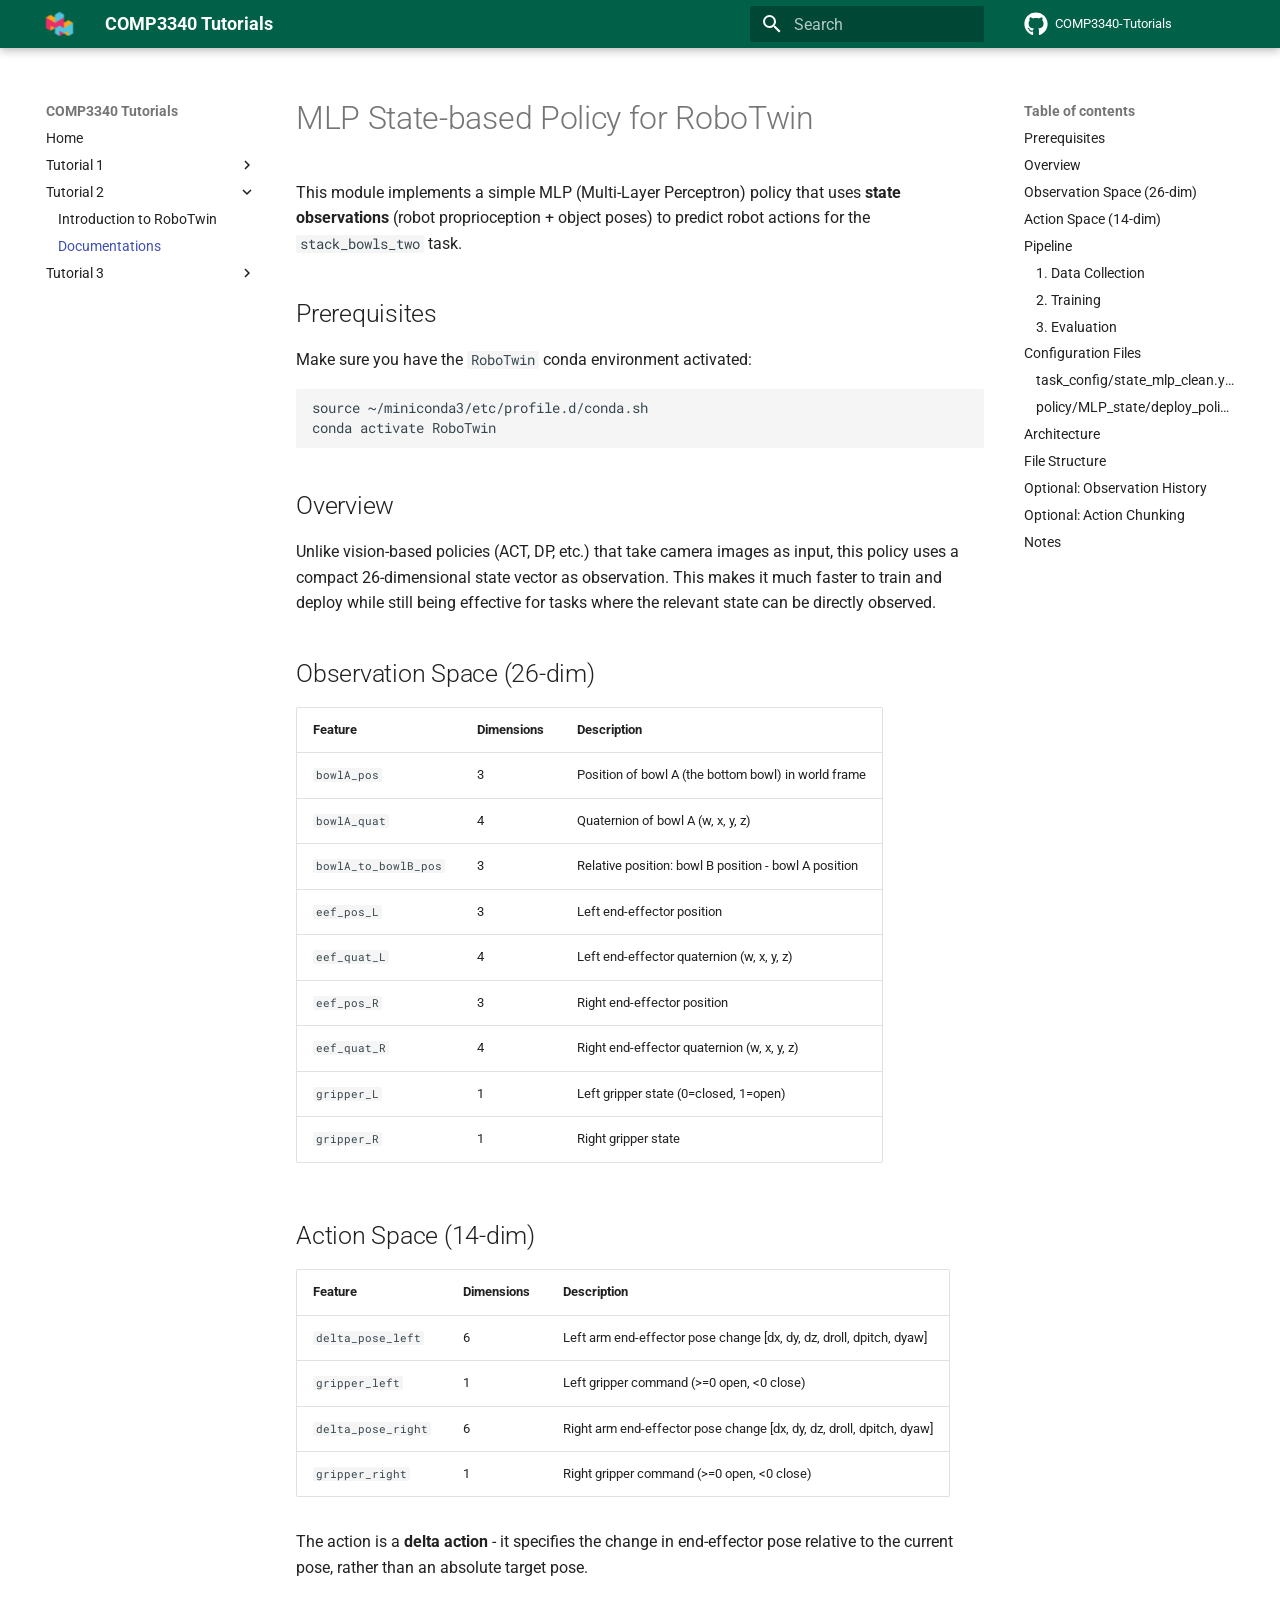
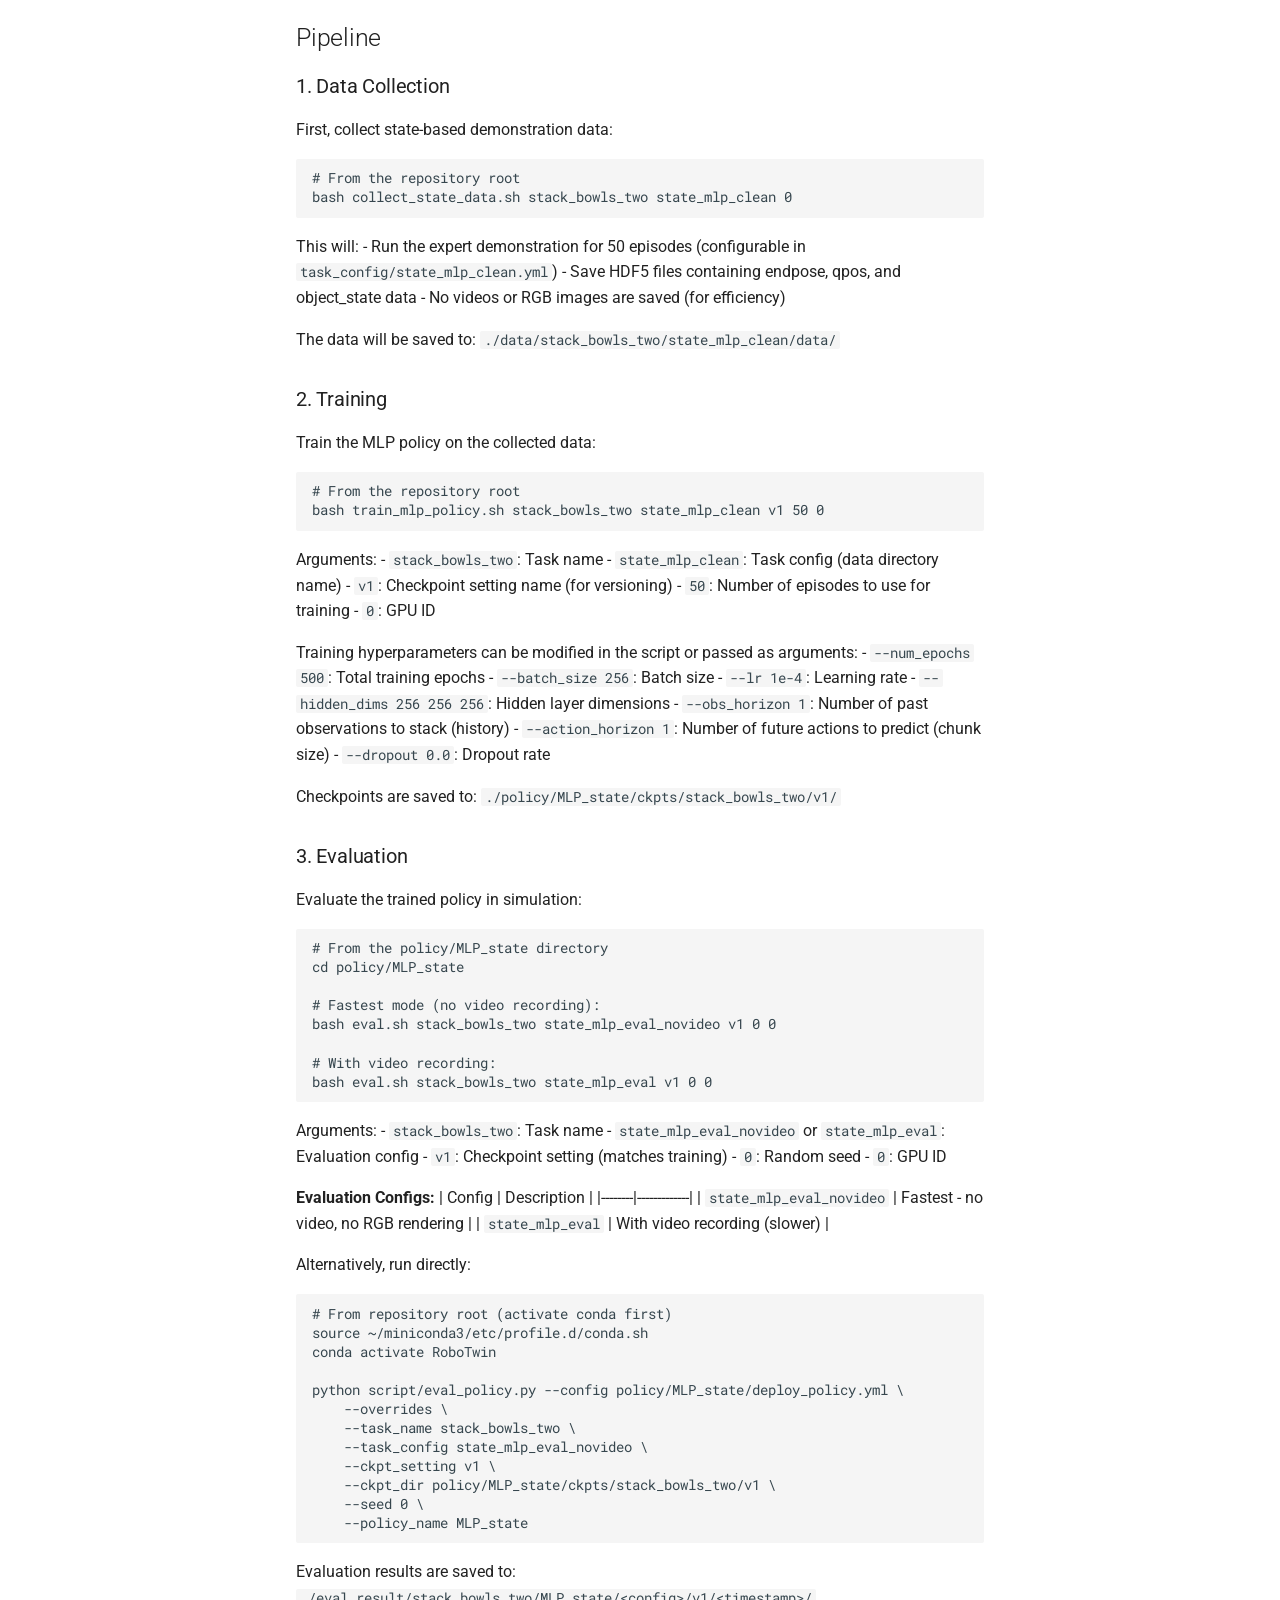
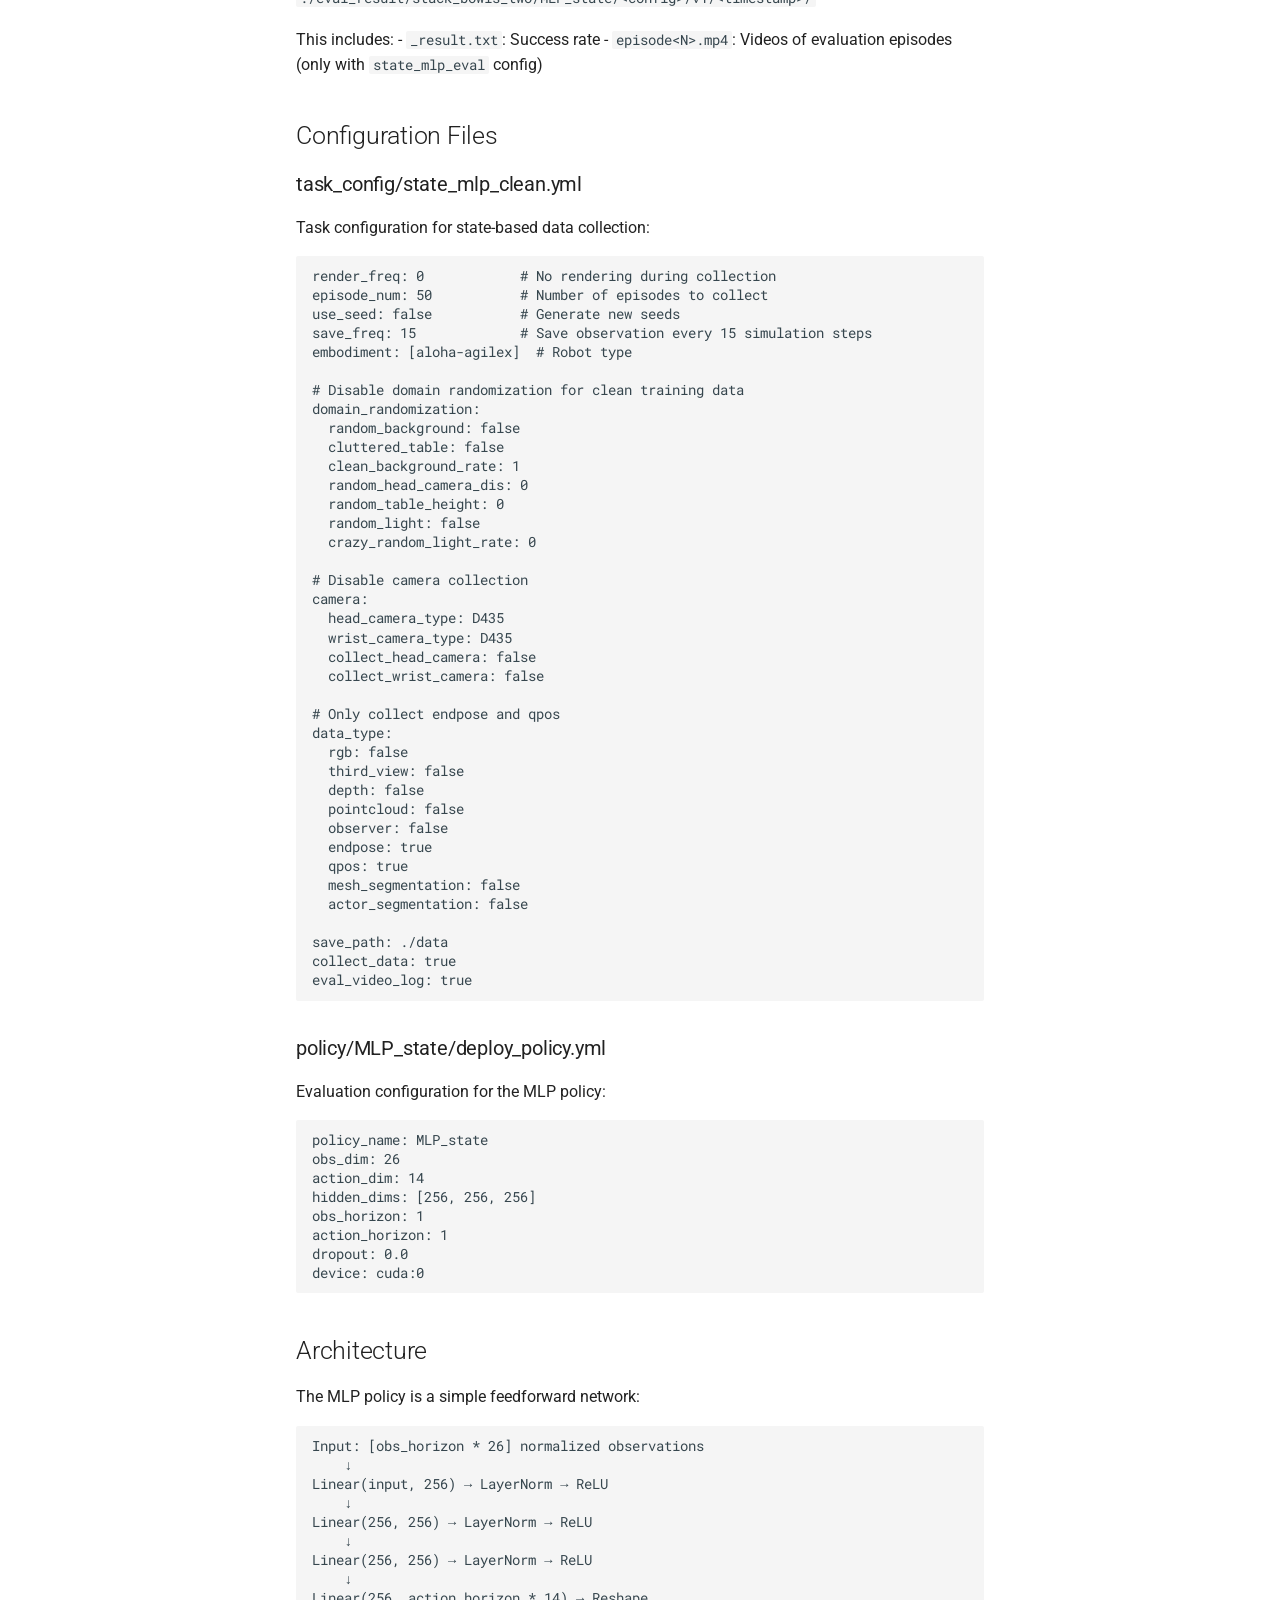
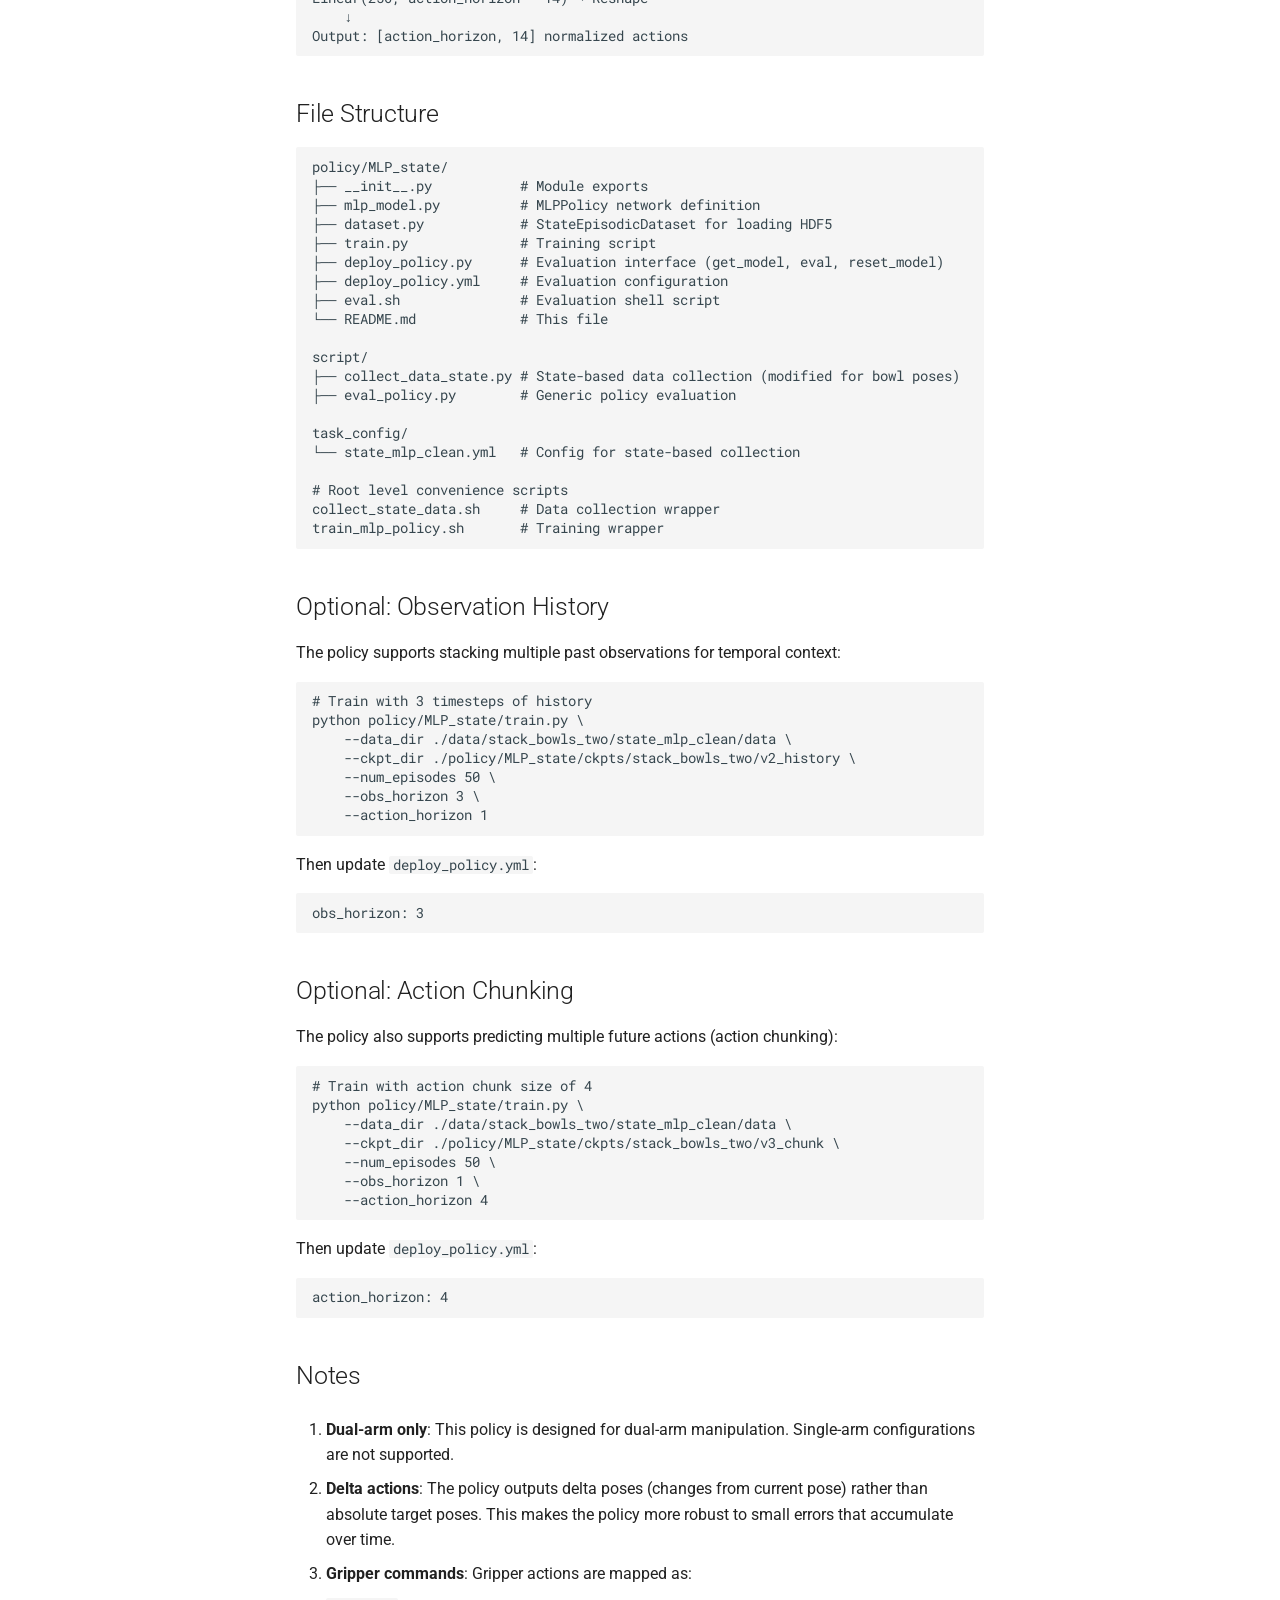
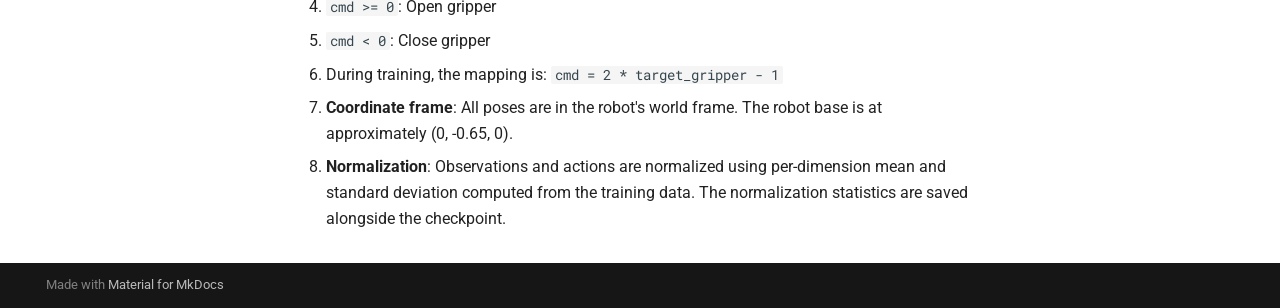
<file: RoboTwin_1/documentations/index.html>
<!doctype html>
<html lang="en" class="no-js">
  <head>
    
      <meta charset="utf-8">
      <meta name="viewport" content="width=device-width,initial-scale=1">
      
      
      
        <link rel="canonical" href="https://kaixuanwang2003.github.io/COMP3340-Tutorials/RoboTwin_1/documentations/">
      
      
        <link rel="prev" href="../intro_RoboTwin/">
      
      
        <link rel="next" href="../../ACT/intro_ACT/">
      
      
        
      
      
      <link rel="icon" href="../../assets/images/favicon.png">
      <meta name="generator" content="mkdocs-1.6.1, mkdocs-material-9.7.6">
    
    
      
        <title>Documentations - COMP3340 Tutorials</title>
      
    
    
      <link rel="stylesheet" href="../../assets/stylesheets/main.484c7ddc.min.css">
      
      


    
    
      
    
    
      
        
        
        <link rel="preconnect" href="https://fonts.gstatic.com" crossorigin>
        <link rel="stylesheet" href="https://fonts.googleapis.com/css?family=Roboto:300,300i,400,400i,700,700i%7CRoboto+Mono:400,400i,700,700i&display=fallback">
        <style>:root{--md-text-font:"Roboto";--md-code-font:"Roboto Mono"}</style>
      
    
    
      <link rel="stylesheet" href="../../stylesheets/extra.css">
    
    <script>__md_scope=new URL("../..",location),__md_hash=e=>[...e].reduce(((e,_)=>(e<<5)-e+_.charCodeAt(0)),0),__md_get=(e,_=localStorage,t=__md_scope)=>JSON.parse(_.getItem(t.pathname+"."+e)),__md_set=(e,_,t=localStorage,a=__md_scope)=>{try{t.setItem(a.pathname+"."+e,JSON.stringify(_))}catch(e){}}</script>
    
      

    
    
  </head>
  
  
    <body dir="ltr">
  
    
    <input class="md-toggle" data-md-toggle="drawer" type="checkbox" id="__drawer" autocomplete="off">
    <input class="md-toggle" data-md-toggle="search" type="checkbox" id="__search" autocomplete="off">
    <label class="md-overlay" for="__drawer"></label>
    <div data-md-component="skip">
      
        
        <a href="#mlp-state-based-policy-for-robotwin" class="md-skip">
          Skip to content
        </a>
      
    </div>
    <div data-md-component="announce">
      
    </div>
    
    
      

  

<header class="md-header md-header--shadow" data-md-component="header">
  <nav class="md-header__inner md-grid" aria-label="Header">
    <a href="../.." title="COMP3340 Tutorials" class="md-header__button md-logo" aria-label="COMP3340 Tutorials" data-md-component="logo">
      
  <img src="../../assets/mmlab.png" alt="logo">

    </a>
    <label class="md-header__button md-icon" for="__drawer">
      
      <svg xmlns="http://www.w3.org/2000/svg" viewBox="0 0 24 24"><path d="M3 6h18v2H3zm0 5h18v2H3zm0 5h18v2H3z"/></svg>
    </label>
    <div class="md-header__title" data-md-component="header-title">
      <div class="md-header__ellipsis">
        <div class="md-header__topic">
          <span class="md-ellipsis">
            COMP3340 Tutorials
          </span>
        </div>
        <div class="md-header__topic" data-md-component="header-topic">
          <span class="md-ellipsis">
            
              Documentations
            
          </span>
        </div>
      </div>
    </div>
    
    
      <script>var palette=__md_get("__palette");if(palette&&palette.color){if("(prefers-color-scheme)"===palette.color.media){var media=matchMedia("(prefers-color-scheme: light)"),input=document.querySelector(media.matches?"[data-md-color-media='(prefers-color-scheme: light)']":"[data-md-color-media='(prefers-color-scheme: dark)']");palette.color.media=input.getAttribute("data-md-color-media"),palette.color.scheme=input.getAttribute("data-md-color-scheme"),palette.color.primary=input.getAttribute("data-md-color-primary"),palette.color.accent=input.getAttribute("data-md-color-accent")}for(var[key,value]of Object.entries(palette.color))document.body.setAttribute("data-md-color-"+key,value)}</script>
    
    
    
      
      
        <label class="md-header__button md-icon" for="__search">
          
          <svg xmlns="http://www.w3.org/2000/svg" viewBox="0 0 24 24"><path d="M9.5 3A6.5 6.5 0 0 1 16 9.5c0 1.61-.59 3.09-1.56 4.23l.27.27h.79l5 5-1.5 1.5-5-5v-.79l-.27-.27A6.52 6.52 0 0 1 9.5 16 6.5 6.5 0 0 1 3 9.5 6.5 6.5 0 0 1 9.5 3m0 2C7 5 5 7 5 9.5S7 14 9.5 14 14 12 14 9.5 12 5 9.5 5"/></svg>
        </label>
        <div class="md-search" data-md-component="search" role="dialog">
  <label class="md-search__overlay" for="__search"></label>
  <div class="md-search__inner" role="search">
    <form class="md-search__form" name="search">
      <input type="text" class="md-search__input" name="query" aria-label="Search" placeholder="Search" autocapitalize="off" autocorrect="off" autocomplete="off" spellcheck="false" data-md-component="search-query" required>
      <label class="md-search__icon md-icon" for="__search">
        
        <svg xmlns="http://www.w3.org/2000/svg" viewBox="0 0 24 24"><path d="M9.5 3A6.5 6.5 0 0 1 16 9.5c0 1.61-.59 3.09-1.56 4.23l.27.27h.79l5 5-1.5 1.5-5-5v-.79l-.27-.27A6.52 6.52 0 0 1 9.5 16 6.5 6.5 0 0 1 3 9.5 6.5 6.5 0 0 1 9.5 3m0 2C7 5 5 7 5 9.5S7 14 9.5 14 14 12 14 9.5 12 5 9.5 5"/></svg>
        
        <svg xmlns="http://www.w3.org/2000/svg" viewBox="0 0 24 24"><path d="M20 11v2H8l5.5 5.5-1.42 1.42L4.16 12l7.92-7.92L13.5 5.5 8 11z"/></svg>
      </label>
      <nav class="md-search__options" aria-label="Search">
        
        <button type="reset" class="md-search__icon md-icon" title="Clear" aria-label="Clear" tabindex="-1">
          
          <svg xmlns="http://www.w3.org/2000/svg" viewBox="0 0 24 24"><path d="M19 6.41 17.59 5 12 10.59 6.41 5 5 6.41 10.59 12 5 17.59 6.41 19 12 13.41 17.59 19 19 17.59 13.41 12z"/></svg>
        </button>
      </nav>
      
    </form>
    <div class="md-search__output">
      <div class="md-search__scrollwrap" tabindex="0" data-md-scrollfix>
        <div class="md-search-result" data-md-component="search-result">
          <div class="md-search-result__meta">
            Initializing search
          </div>
          <ol class="md-search-result__list" role="presentation"></ol>
        </div>
      </div>
    </div>
  </div>
</div>
      
    
    
      <div class="md-header__source">
        <a href="https://github.com/kaixuanwang2003/COMP3340-Tutorials" title="Go to repository" class="md-source" data-md-component="source">
  <div class="md-source__icon md-icon">
    
    <svg xmlns="http://www.w3.org/2000/svg" viewBox="0 0 512 512"><!--! Font Awesome Free 7.1.0 by @fontawesome - https://fontawesome.com License - https://fontawesome.com/license/free (Icons: CC BY 4.0, Fonts: SIL OFL 1.1, Code: MIT License) Copyright 2025 Fonticons, Inc.--><path d="M173.9 397.4c0 2-2.3 3.6-5.2 3.6-3.3.3-5.6-1.3-5.6-3.6 0-2 2.3-3.6 5.2-3.6 3-.3 5.6 1.3 5.6 3.6m-31.1-4.5c-.7 2 1.3 4.3 4.3 4.9 2.6 1 5.6 0 6.2-2s-1.3-4.3-4.3-5.2c-2.6-.7-5.5.3-6.2 2.3m44.2-1.7c-2.9.7-4.9 2.6-4.6 4.9.3 2 2.9 3.3 5.9 2.6 2.9-.7 4.9-2.6 4.6-4.6-.3-1.9-3-3.2-5.9-2.9M252.8 8C114.1 8 8 113.3 8 252c0 110.9 69.8 205.8 169.5 239.2 12.8 2.3 17.3-5.6 17.3-12.1 0-6.2-.3-40.4-.3-61.4 0 0-70 15-84.7-29.8 0 0-11.4-29.1-27.8-36.6 0 0-22.9-15.7 1.6-15.4 0 0 24.9 2 38.6 25.8 21.9 38.6 58.6 27.5 72.9 20.9 2.3-16 8.8-27.1 16-33.7-55.9-6.2-112.3-14.3-112.3-110.5 0-27.5 7.6-41.3 23.6-58.9-2.6-6.5-11.1-33.3 2.6-67.9 20.9-6.5 69 27 69 27 20-5.6 41.5-8.5 62.8-8.5s42.8 2.9 62.8 8.5c0 0 48.1-33.6 69-27 13.7 34.7 5.2 61.4 2.6 67.9 16 17.7 25.8 31.5 25.8 58.9 0 96.5-58.9 104.2-114.8 110.5 9.2 7.9 17 22.9 17 46.4 0 33.7-.3 75.4-.3 83.6 0 6.5 4.6 14.4 17.3 12.1C436.2 457.8 504 362.9 504 252 504 113.3 391.5 8 252.8 8M105.2 352.9c-1.3 1-1 3.3.7 5.2 1.6 1.6 3.9 2.3 5.2 1 1.3-1 1-3.3-.7-5.2-1.6-1.6-3.9-2.3-5.2-1m-10.8-8.1c-.7 1.3.3 2.9 2.3 3.9 1.6 1 3.6.7 4.3-.7.7-1.3-.3-2.9-2.3-3.9-2-.6-3.6-.3-4.3.7m32.4 35.6c-1.6 1.3-1 4.3 1.3 6.2 2.3 2.3 5.2 2.6 6.5 1 1.3-1.3.7-4.3-1.3-6.2-2.2-2.3-5.2-2.6-6.5-1m-11.4-14.7c-1.6 1-1.6 3.6 0 5.9s4.3 3.3 5.6 2.3c1.6-1.3 1.6-3.9 0-6.2-1.4-2.3-4-3.3-5.6-2"/></svg>
  </div>
  <div class="md-source__repository">
    COMP3340-Tutorials
  </div>
</a>
      </div>
    
  </nav>
  
</header>
    
    <div class="md-container" data-md-component="container">
      
      
        
          
        
      
      <main class="md-main" data-md-component="main">
        <div class="md-main__inner md-grid">
          
            
              
              <div class="md-sidebar md-sidebar--primary" data-md-component="sidebar" data-md-type="navigation" >
                <div class="md-sidebar__scrollwrap">
                  <div class="md-sidebar__inner">
                    



<nav class="md-nav md-nav--primary" aria-label="Navigation" data-md-level="0">
  <label class="md-nav__title" for="__drawer">
    <a href="../.." title="COMP3340 Tutorials" class="md-nav__button md-logo" aria-label="COMP3340 Tutorials" data-md-component="logo">
      
  <img src="../../assets/mmlab.png" alt="logo">

    </a>
    COMP3340 Tutorials
  </label>
  
    <div class="md-nav__source">
      <a href="https://github.com/kaixuanwang2003/COMP3340-Tutorials" title="Go to repository" class="md-source" data-md-component="source">
  <div class="md-source__icon md-icon">
    
    <svg xmlns="http://www.w3.org/2000/svg" viewBox="0 0 512 512"><!--! Font Awesome Free 7.1.0 by @fontawesome - https://fontawesome.com License - https://fontawesome.com/license/free (Icons: CC BY 4.0, Fonts: SIL OFL 1.1, Code: MIT License) Copyright 2025 Fonticons, Inc.--><path d="M173.9 397.4c0 2-2.3 3.6-5.2 3.6-3.3.3-5.6-1.3-5.6-3.6 0-2 2.3-3.6 5.2-3.6 3-.3 5.6 1.3 5.6 3.6m-31.1-4.5c-.7 2 1.3 4.3 4.3 4.9 2.6 1 5.6 0 6.2-2s-1.3-4.3-4.3-5.2c-2.6-.7-5.5.3-6.2 2.3m44.2-1.7c-2.9.7-4.9 2.6-4.6 4.9.3 2 2.9 3.3 5.9 2.6 2.9-.7 4.9-2.6 4.6-4.6-.3-1.9-3-3.2-5.9-2.9M252.8 8C114.1 8 8 113.3 8 252c0 110.9 69.8 205.8 169.5 239.2 12.8 2.3 17.3-5.6 17.3-12.1 0-6.2-.3-40.4-.3-61.4 0 0-70 15-84.7-29.8 0 0-11.4-29.1-27.8-36.6 0 0-22.9-15.7 1.6-15.4 0 0 24.9 2 38.6 25.8 21.9 38.6 58.6 27.5 72.9 20.9 2.3-16 8.8-27.1 16-33.7-55.9-6.2-112.3-14.3-112.3-110.5 0-27.5 7.6-41.3 23.6-58.9-2.6-6.5-11.1-33.3 2.6-67.9 20.9-6.5 69 27 69 27 20-5.6 41.5-8.5 62.8-8.5s42.8 2.9 62.8 8.5c0 0 48.1-33.6 69-27 13.7 34.7 5.2 61.4 2.6 67.9 16 17.7 25.8 31.5 25.8 58.9 0 96.5-58.9 104.2-114.8 110.5 9.2 7.9 17 22.9 17 46.4 0 33.7-.3 75.4-.3 83.6 0 6.5 4.6 14.4 17.3 12.1C436.2 457.8 504 362.9 504 252 504 113.3 391.5 8 252.8 8M105.2 352.9c-1.3 1-1 3.3.7 5.2 1.6 1.6 3.9 2.3 5.2 1 1.3-1 1-3.3-.7-5.2-1.6-1.6-3.9-2.3-5.2-1m-10.8-8.1c-.7 1.3.3 2.9 2.3 3.9 1.6 1 3.6.7 4.3-.7.7-1.3-.3-2.9-2.3-3.9-2-.6-3.6-.3-4.3.7m32.4 35.6c-1.6 1.3-1 4.3 1.3 6.2 2.3 2.3 5.2 2.6 6.5 1 1.3-1.3.7-4.3-1.3-6.2-2.2-2.3-5.2-2.6-6.5-1m-11.4-14.7c-1.6 1-1.6 3.6 0 5.9s4.3 3.3 5.6 2.3c1.6-1.3 1.6-3.9 0-6.2-1.4-2.3-4-3.3-5.6-2"/></svg>
  </div>
  <div class="md-source__repository">
    COMP3340-Tutorials
  </div>
</a>
    </div>
  
  <ul class="md-nav__list" data-md-scrollfix>
    
      
      
  
  
  
  
    <li class="md-nav__item">
      <a href="../.." class="md-nav__link">
        
  
  
  <span class="md-ellipsis">
    
  
    Home
  

    
  </span>
  
  

      </a>
    </li>
  

    
      
      
  
  
  
  
    
    
    
    
    
    <li class="md-nav__item md-nav__item--nested">
      
        
        
        <input class="md-nav__toggle md-toggle " type="checkbox" id="__nav_2" >
        
          
          <label class="md-nav__link" for="__nav_2" id="__nav_2_label" tabindex="0">
            
  
  
  <span class="md-ellipsis">
    
  
    Tutorial 1
  

    
  </span>
  
  

            <span class="md-nav__icon md-icon"></span>
          </label>
        
        <nav class="md-nav" data-md-level="1" aria-labelledby="__nav_2_label" aria-expanded="false">
          <label class="md-nav__title" for="__nav_2">
            <span class="md-nav__icon md-icon"></span>
            
  
    Tutorial 1
  

          </label>
          <ul class="md-nav__list" data-md-scrollfix>
            
              
                
  
  
  
  
    <li class="md-nav__item">
      <a href="../../intro_pytorch/intro_pytorch/" class="md-nav__link">
        
  
  
  <span class="md-ellipsis">
    
  
    Introduction to PyTorch
  

    
  </span>
  
  

      </a>
    </li>
  

              
            
              
                
  
  
  
  
    <li class="md-nav__item">
      <a href="../../intro_pytorch/optional/" class="md-nav__link">
        
  
  
  <span class="md-ellipsis">
    
  
    Optional - Building Neural Networks with PyTorch
  

    
  </span>
  
  

      </a>
    </li>
  

              
            
          </ul>
        </nav>
      
    </li>
  

    
      
      
  
  
    
  
  
  
    
    
    
    
    
    <li class="md-nav__item md-nav__item--active md-nav__item--nested">
      
        
        
        <input class="md-nav__toggle md-toggle " type="checkbox" id="__nav_3" checked>
        
          
          <label class="md-nav__link" for="__nav_3" id="__nav_3_label" tabindex="0">
            
  
  
  <span class="md-ellipsis">
    
  
    Tutorial 2
  

    
  </span>
  
  

            <span class="md-nav__icon md-icon"></span>
          </label>
        
        <nav class="md-nav" data-md-level="1" aria-labelledby="__nav_3_label" aria-expanded="true">
          <label class="md-nav__title" for="__nav_3">
            <span class="md-nav__icon md-icon"></span>
            
  
    Tutorial 2
  

          </label>
          <ul class="md-nav__list" data-md-scrollfix>
            
              
                
  
  
  
  
    <li class="md-nav__item">
      <a href="../intro_RoboTwin/" class="md-nav__link">
        
  
  
  <span class="md-ellipsis">
    
  
    Introduction to RoboTwin
  

    
  </span>
  
  

      </a>
    </li>
  

              
            
              
                
  
  
    
  
  
  
    <li class="md-nav__item md-nav__item--active">
      
      <input class="md-nav__toggle md-toggle" type="checkbox" id="__toc">
      
      
        
      
      
        <label class="md-nav__link md-nav__link--active" for="__toc">
          
  
  
  <span class="md-ellipsis">
    
  
    Documentations
  

    
  </span>
  
  

          <span class="md-nav__icon md-icon"></span>
        </label>
      
      <a href="./" class="md-nav__link md-nav__link--active">
        
  
  
  <span class="md-ellipsis">
    
  
    Documentations
  

    
  </span>
  
  

      </a>
      
        

<nav class="md-nav md-nav--secondary" aria-label="Table of contents">
  
  
  
    
  
  
    <label class="md-nav__title" for="__toc">
      <span class="md-nav__icon md-icon"></span>
      Table of contents
    </label>
    <ul class="md-nav__list" data-md-component="toc" data-md-scrollfix>
      
        <li class="md-nav__item">
  <a href="#prerequisites" class="md-nav__link">
    <span class="md-ellipsis">
      
        Prerequisites
      
    </span>
  </a>
  
</li>
      
        <li class="md-nav__item">
  <a href="#overview" class="md-nav__link">
    <span class="md-ellipsis">
      
        Overview
      
    </span>
  </a>
  
</li>
      
        <li class="md-nav__item">
  <a href="#observation-space-26-dim" class="md-nav__link">
    <span class="md-ellipsis">
      
        Observation Space (26-dim)
      
    </span>
  </a>
  
</li>
      
        <li class="md-nav__item">
  <a href="#action-space-14-dim" class="md-nav__link">
    <span class="md-ellipsis">
      
        Action Space (14-dim)
      
    </span>
  </a>
  
</li>
      
        <li class="md-nav__item">
  <a href="#pipeline" class="md-nav__link">
    <span class="md-ellipsis">
      
        Pipeline
      
    </span>
  </a>
  
    <nav class="md-nav" aria-label="Pipeline">
      <ul class="md-nav__list">
        
          <li class="md-nav__item">
  <a href="#1-data-collection" class="md-nav__link">
    <span class="md-ellipsis">
      
        1. Data Collection
      
    </span>
  </a>
  
</li>
        
          <li class="md-nav__item">
  <a href="#2-training" class="md-nav__link">
    <span class="md-ellipsis">
      
        2. Training
      
    </span>
  </a>
  
</li>
        
          <li class="md-nav__item">
  <a href="#3-evaluation" class="md-nav__link">
    <span class="md-ellipsis">
      
        3. Evaluation
      
    </span>
  </a>
  
</li>
        
      </ul>
    </nav>
  
</li>
      
        <li class="md-nav__item">
  <a href="#configuration-files" class="md-nav__link">
    <span class="md-ellipsis">
      
        Configuration Files
      
    </span>
  </a>
  
    <nav class="md-nav" aria-label="Configuration Files">
      <ul class="md-nav__list">
        
          <li class="md-nav__item">
  <a href="#task_configstate_mlp_cleanyml" class="md-nav__link">
    <span class="md-ellipsis">
      
        task_config/state_mlp_clean.yml
      
    </span>
  </a>
  
</li>
        
          <li class="md-nav__item">
  <a href="#policymlp_statedeploy_policyyml" class="md-nav__link">
    <span class="md-ellipsis">
      
        policy/MLP_state/deploy_policy.yml
      
    </span>
  </a>
  
</li>
        
      </ul>
    </nav>
  
</li>
      
        <li class="md-nav__item">
  <a href="#architecture" class="md-nav__link">
    <span class="md-ellipsis">
      
        Architecture
      
    </span>
  </a>
  
</li>
      
        <li class="md-nav__item">
  <a href="#file-structure" class="md-nav__link">
    <span class="md-ellipsis">
      
        File Structure
      
    </span>
  </a>
  
</li>
      
        <li class="md-nav__item">
  <a href="#optional-observation-history" class="md-nav__link">
    <span class="md-ellipsis">
      
        Optional: Observation History
      
    </span>
  </a>
  
</li>
      
        <li class="md-nav__item">
  <a href="#optional-action-chunking" class="md-nav__link">
    <span class="md-ellipsis">
      
        Optional: Action Chunking
      
    </span>
  </a>
  
</li>
      
        <li class="md-nav__item">
  <a href="#notes" class="md-nav__link">
    <span class="md-ellipsis">
      
        Notes
      
    </span>
  </a>
  
</li>
      
    </ul>
  
</nav>
      
    </li>
  

              
            
          </ul>
        </nav>
      
    </li>
  

    
      
      
  
  
  
  
    
    
    
    
    
    <li class="md-nav__item md-nav__item--nested">
      
        
        
        <input class="md-nav__toggle md-toggle " type="checkbox" id="__nav_4" >
        
          
          <label class="md-nav__link" for="__nav_4" id="__nav_4_label" tabindex="0">
            
  
  
  <span class="md-ellipsis">
    
  
    Tutorial 3
  

    
  </span>
  
  

            <span class="md-nav__icon md-icon"></span>
          </label>
        
        <nav class="md-nav" data-md-level="1" aria-labelledby="__nav_4_label" aria-expanded="false">
          <label class="md-nav__title" for="__nav_4">
            <span class="md-nav__icon md-icon"></span>
            
  
    Tutorial 3
  

          </label>
          <ul class="md-nav__list" data-md-scrollfix>
            
              
                
  
  
  
  
    <li class="md-nav__item">
      <a href="../../ACT/intro_ACT/" class="md-nav__link">
        
  
  
  <span class="md-ellipsis">
    
  
    Action Chunking Transformers
  

    
  </span>
  
  

      </a>
    </li>
  

              
            
          </ul>
        </nav>
      
    </li>
  

    
  </ul>
</nav>
                  </div>
                </div>
              </div>
            
            
              
              <div class="md-sidebar md-sidebar--secondary" data-md-component="sidebar" data-md-type="toc" >
                <div class="md-sidebar__scrollwrap">
                  <div class="md-sidebar__inner">
                    

<nav class="md-nav md-nav--secondary" aria-label="Table of contents">
  
  
  
    
  
  
    <label class="md-nav__title" for="__toc">
      <span class="md-nav__icon md-icon"></span>
      Table of contents
    </label>
    <ul class="md-nav__list" data-md-component="toc" data-md-scrollfix>
      
        <li class="md-nav__item">
  <a href="#prerequisites" class="md-nav__link">
    <span class="md-ellipsis">
      
        Prerequisites
      
    </span>
  </a>
  
</li>
      
        <li class="md-nav__item">
  <a href="#overview" class="md-nav__link">
    <span class="md-ellipsis">
      
        Overview
      
    </span>
  </a>
  
</li>
      
        <li class="md-nav__item">
  <a href="#observation-space-26-dim" class="md-nav__link">
    <span class="md-ellipsis">
      
        Observation Space (26-dim)
      
    </span>
  </a>
  
</li>
      
        <li class="md-nav__item">
  <a href="#action-space-14-dim" class="md-nav__link">
    <span class="md-ellipsis">
      
        Action Space (14-dim)
      
    </span>
  </a>
  
</li>
      
        <li class="md-nav__item">
  <a href="#pipeline" class="md-nav__link">
    <span class="md-ellipsis">
      
        Pipeline
      
    </span>
  </a>
  
    <nav class="md-nav" aria-label="Pipeline">
      <ul class="md-nav__list">
        
          <li class="md-nav__item">
  <a href="#1-data-collection" class="md-nav__link">
    <span class="md-ellipsis">
      
        1. Data Collection
      
    </span>
  </a>
  
</li>
        
          <li class="md-nav__item">
  <a href="#2-training" class="md-nav__link">
    <span class="md-ellipsis">
      
        2. Training
      
    </span>
  </a>
  
</li>
        
          <li class="md-nav__item">
  <a href="#3-evaluation" class="md-nav__link">
    <span class="md-ellipsis">
      
        3. Evaluation
      
    </span>
  </a>
  
</li>
        
      </ul>
    </nav>
  
</li>
      
        <li class="md-nav__item">
  <a href="#configuration-files" class="md-nav__link">
    <span class="md-ellipsis">
      
        Configuration Files
      
    </span>
  </a>
  
    <nav class="md-nav" aria-label="Configuration Files">
      <ul class="md-nav__list">
        
          <li class="md-nav__item">
  <a href="#task_configstate_mlp_cleanyml" class="md-nav__link">
    <span class="md-ellipsis">
      
        task_config/state_mlp_clean.yml
      
    </span>
  </a>
  
</li>
        
          <li class="md-nav__item">
  <a href="#policymlp_statedeploy_policyyml" class="md-nav__link">
    <span class="md-ellipsis">
      
        policy/MLP_state/deploy_policy.yml
      
    </span>
  </a>
  
</li>
        
      </ul>
    </nav>
  
</li>
      
        <li class="md-nav__item">
  <a href="#architecture" class="md-nav__link">
    <span class="md-ellipsis">
      
        Architecture
      
    </span>
  </a>
  
</li>
      
        <li class="md-nav__item">
  <a href="#file-structure" class="md-nav__link">
    <span class="md-ellipsis">
      
        File Structure
      
    </span>
  </a>
  
</li>
      
        <li class="md-nav__item">
  <a href="#optional-observation-history" class="md-nav__link">
    <span class="md-ellipsis">
      
        Optional: Observation History
      
    </span>
  </a>
  
</li>
      
        <li class="md-nav__item">
  <a href="#optional-action-chunking" class="md-nav__link">
    <span class="md-ellipsis">
      
        Optional: Action Chunking
      
    </span>
  </a>
  
</li>
      
        <li class="md-nav__item">
  <a href="#notes" class="md-nav__link">
    <span class="md-ellipsis">
      
        Notes
      
    </span>
  </a>
  
</li>
      
    </ul>
  
</nav>
                  </div>
                </div>
              </div>
            
          
          
            <div class="md-content" data-md-component="content">
              
              <article class="md-content__inner md-typeset">
                
                  


  
  


<h1 id="mlp-state-based-policy-for-robotwin">MLP State-based Policy for RoboTwin</h1>
<p>This module implements a simple MLP (Multi-Layer Perceptron) policy that uses <strong>state observations</strong> (robot proprioception + object poses) to predict robot actions for the <code>stack_bowls_two</code> task.</p>
<h2 id="prerequisites">Prerequisites</h2>
<p>Make sure you have the <code>RoboTwin</code> conda environment activated:</p>
<pre><code class="language-bash">source ~/miniconda3/etc/profile.d/conda.sh
conda activate RoboTwin
</code></pre>
<h2 id="overview">Overview</h2>
<p>Unlike vision-based policies (ACT, DP, etc.) that take camera images as input, this policy uses a compact 26-dimensional state vector as observation. This makes it much faster to train and deploy while still being effective for tasks where the relevant state can be directly observed.</p>
<h2 id="observation-space-26-dim">Observation Space (26-dim)</h2>
<table>
<thead>
<tr>
<th>Feature</th>
<th>Dimensions</th>
<th>Description</th>
</tr>
</thead>
<tbody>
<tr>
<td><code>bowlA_pos</code></td>
<td>3</td>
<td>Position of bowl A (the bottom bowl) in world frame</td>
</tr>
<tr>
<td><code>bowlA_quat</code></td>
<td>4</td>
<td>Quaternion of bowl A (w, x, y, z)</td>
</tr>
<tr>
<td><code>bowlA_to_bowlB_pos</code></td>
<td>3</td>
<td>Relative position: bowl B position - bowl A position</td>
</tr>
<tr>
<td><code>eef_pos_L</code></td>
<td>3</td>
<td>Left end-effector position</td>
</tr>
<tr>
<td><code>eef_quat_L</code></td>
<td>4</td>
<td>Left end-effector quaternion (w, x, y, z)</td>
</tr>
<tr>
<td><code>eef_pos_R</code></td>
<td>3</td>
<td>Right end-effector position</td>
</tr>
<tr>
<td><code>eef_quat_R</code></td>
<td>4</td>
<td>Right end-effector quaternion (w, x, y, z)</td>
</tr>
<tr>
<td><code>gripper_L</code></td>
<td>1</td>
<td>Left gripper state (0=closed, 1=open)</td>
</tr>
<tr>
<td><code>gripper_R</code></td>
<td>1</td>
<td>Right gripper state</td>
</tr>
</tbody>
</table>
<h2 id="action-space-14-dim">Action Space (14-dim)</h2>
<table>
<thead>
<tr>
<th>Feature</th>
<th>Dimensions</th>
<th>Description</th>
</tr>
</thead>
<tbody>
<tr>
<td><code>delta_pose_left</code></td>
<td>6</td>
<td>Left arm end-effector pose change [dx, dy, dz, droll, dpitch, dyaw]</td>
</tr>
<tr>
<td><code>gripper_left</code></td>
<td>1</td>
<td>Left gripper command (&gt;=0 open, &lt;0 close)</td>
</tr>
<tr>
<td><code>delta_pose_right</code></td>
<td>6</td>
<td>Right arm end-effector pose change [dx, dy, dz, droll, dpitch, dyaw]</td>
</tr>
<tr>
<td><code>gripper_right</code></td>
<td>1</td>
<td>Right gripper command (&gt;=0 open, &lt;0 close)</td>
</tr>
</tbody>
</table>
<p>The action is a <strong>delta action</strong> - it specifies the change in end-effector pose relative to the current pose, rather than an absolute target pose.</p>
<h2 id="pipeline">Pipeline</h2>
<h3 id="1-data-collection">1. Data Collection</h3>
<p>First, collect state-based demonstration data:</p>
<pre><code class="language-bash"># From the repository root
bash collect_state_data.sh stack_bowls_two state_mlp_clean 0
</code></pre>
<p>This will:
- Run the expert demonstration for 50 episodes (configurable in <code>task_config/state_mlp_clean.yml</code>)
- Save HDF5 files containing endpose, qpos, and object_state data
- No videos or RGB images are saved (for efficiency)</p>
<p>The data will be saved to: <code>./data/stack_bowls_two/state_mlp_clean/data/</code></p>
<h3 id="2-training">2. Training</h3>
<p>Train the MLP policy on the collected data:</p>
<pre><code class="language-bash"># From the repository root
bash train_mlp_policy.sh stack_bowls_two state_mlp_clean v1 50 0
</code></pre>
<p>Arguments:
- <code>stack_bowls_two</code>: Task name
- <code>state_mlp_clean</code>: Task config (data directory name)
- <code>v1</code>: Checkpoint setting name (for versioning)
- <code>50</code>: Number of episodes to use for training
- <code>0</code>: GPU ID</p>
<p>Training hyperparameters can be modified in the script or passed as arguments:
- <code>--num_epochs 500</code>: Total training epochs
- <code>--batch_size 256</code>: Batch size
- <code>--lr 1e-4</code>: Learning rate
- <code>--hidden_dims 256 256 256</code>: Hidden layer dimensions
- <code>--obs_horizon 1</code>: Number of past observations to stack (history)
- <code>--action_horizon 1</code>: Number of future actions to predict (chunk size)
- <code>--dropout 0.0</code>: Dropout rate</p>
<p>Checkpoints are saved to: <code>./policy/MLP_state/ckpts/stack_bowls_two/v1/</code></p>
<h3 id="3-evaluation">3. Evaluation</h3>
<p>Evaluate the trained policy in simulation:</p>
<pre><code class="language-bash"># From the policy/MLP_state directory
cd policy/MLP_state

# Fastest mode (no video recording):
bash eval.sh stack_bowls_two state_mlp_eval_novideo v1 0 0

# With video recording:
bash eval.sh stack_bowls_two state_mlp_eval v1 0 0
</code></pre>
<p>Arguments:
- <code>stack_bowls_two</code>: Task name
- <code>state_mlp_eval_novideo</code> or <code>state_mlp_eval</code>: Evaluation config
- <code>v1</code>: Checkpoint setting (matches training)
- <code>0</code>: Random seed
- <code>0</code>: GPU ID</p>
<p><strong>Evaluation Configs:</strong>
| Config | Description |
|--------|-------------|
| <code>state_mlp_eval_novideo</code> | Fastest - no video, no RGB rendering |
| <code>state_mlp_eval</code> | With video recording (slower) |</p>
<p>Alternatively, run directly:</p>
<pre><code class="language-bash"># From repository root (activate conda first)
source ~/miniconda3/etc/profile.d/conda.sh
conda activate RoboTwin

python script/eval_policy.py --config policy/MLP_state/deploy_policy.yml \
    --overrides \
    --task_name stack_bowls_two \
    --task_config state_mlp_eval_novideo \
    --ckpt_setting v1 \
    --ckpt_dir policy/MLP_state/ckpts/stack_bowls_two/v1 \
    --seed 0 \
    --policy_name MLP_state
</code></pre>
<p>Evaluation results are saved to: <code>./eval_result/stack_bowls_two/MLP_state/&lt;config&gt;/v1/&lt;timestamp&gt;/</code></p>
<p>This includes:
- <code>_result.txt</code>: Success rate
- <code>episode&lt;N&gt;.mp4</code>: Videos of evaluation episodes (only with <code>state_mlp_eval</code> config)</p>
<h2 id="configuration-files">Configuration Files</h2>
<h3 id="task_configstate_mlp_cleanyml">task_config/state_mlp_clean.yml</h3>
<p>Task configuration for state-based data collection:</p>
<pre><code class="language-yaml">render_freq: 0            # No rendering during collection
episode_num: 50           # Number of episodes to collect
use_seed: false           # Generate new seeds
save_freq: 15             # Save observation every 15 simulation steps
embodiment: [aloha-agilex]  # Robot type

# Disable domain randomization for clean training data
domain_randomization:
  random_background: false
  cluttered_table: false
  clean_background_rate: 1
  random_head_camera_dis: 0
  random_table_height: 0
  random_light: false
  crazy_random_light_rate: 0

# Disable camera collection
camera:
  head_camera_type: D435
  wrist_camera_type: D435
  collect_head_camera: false
  collect_wrist_camera: false

# Only collect endpose and qpos
data_type:
  rgb: false
  third_view: false
  depth: false
  pointcloud: false
  observer: false
  endpose: true
  qpos: true
  mesh_segmentation: false
  actor_segmentation: false

save_path: ./data
collect_data: true
eval_video_log: true
</code></pre>
<h3 id="policymlp_statedeploy_policyyml">policy/MLP_state/deploy_policy.yml</h3>
<p>Evaluation configuration for the MLP policy:</p>
<pre><code class="language-yaml">policy_name: MLP_state
obs_dim: 26
action_dim: 14
hidden_dims: [256, 256, 256]
obs_horizon: 1
action_horizon: 1
dropout: 0.0
device: cuda:0
</code></pre>
<h2 id="architecture">Architecture</h2>
<p>The MLP policy is a simple feedforward network:</p>
<pre><code>Input: [obs_horizon * 26] normalized observations
    ↓
Linear(input, 256) → LayerNorm → ReLU
    ↓
Linear(256, 256) → LayerNorm → ReLU
    ↓
Linear(256, 256) → LayerNorm → ReLU
    ↓
Linear(256, action_horizon * 14) → Reshape
    ↓
Output: [action_horizon, 14] normalized actions
</code></pre>
<h2 id="file-structure">File Structure</h2>
<pre><code>policy/MLP_state/
├── __init__.py           # Module exports
├── mlp_model.py          # MLPPolicy network definition
├── dataset.py            # StateEpisodicDataset for loading HDF5
├── train.py              # Training script
├── deploy_policy.py      # Evaluation interface (get_model, eval, reset_model)
├── deploy_policy.yml     # Evaluation configuration
├── eval.sh               # Evaluation shell script
└── README.md             # This file

script/
├── collect_data_state.py # State-based data collection (modified for bowl poses)
├── eval_policy.py        # Generic policy evaluation

task_config/
└── state_mlp_clean.yml   # Config for state-based collection

# Root level convenience scripts
collect_state_data.sh     # Data collection wrapper
train_mlp_policy.sh       # Training wrapper
</code></pre>
<h2 id="optional-observation-history">Optional: Observation History</h2>
<p>The policy supports stacking multiple past observations for temporal context:</p>
<pre><code class="language-bash"># Train with 3 timesteps of history
python policy/MLP_state/train.py \
    --data_dir ./data/stack_bowls_two/state_mlp_clean/data \
    --ckpt_dir ./policy/MLP_state/ckpts/stack_bowls_two/v2_history \
    --num_episodes 50 \
    --obs_horizon 3 \
    --action_horizon 1
</code></pre>
<p>Then update <code>deploy_policy.yml</code>:</p>
<pre><code class="language-yaml">obs_horizon: 3
</code></pre>
<h2 id="optional-action-chunking">Optional: Action Chunking</h2>
<p>The policy also supports predicting multiple future actions (action chunking):</p>
<pre><code class="language-bash"># Train with action chunk size of 4
python policy/MLP_state/train.py \
    --data_dir ./data/stack_bowls_two/state_mlp_clean/data \
    --ckpt_dir ./policy/MLP_state/ckpts/stack_bowls_two/v3_chunk \
    --num_episodes 50 \
    --obs_horizon 1 \
    --action_horizon 4
</code></pre>
<p>Then update <code>deploy_policy.yml</code>:</p>
<pre><code class="language-yaml">action_horizon: 4
</code></pre>
<h2 id="notes">Notes</h2>
<ol>
<li>
<p><strong>Dual-arm only</strong>: This policy is designed for dual-arm manipulation. Single-arm configurations are not supported.</p>
</li>
<li>
<p><strong>Delta actions</strong>: The policy outputs delta poses (changes from current pose) rather than absolute target poses. This makes the policy more robust to small errors that accumulate over time.</p>
</li>
<li>
<p><strong>Gripper commands</strong>: Gripper actions are mapped as:</p>
</li>
<li><code>cmd &gt;= 0</code>: Open gripper</li>
<li><code>cmd &lt; 0</code>: Close gripper</li>
<li>
<p>During training, the mapping is: <code>cmd = 2 * target_gripper - 1</code></p>
</li>
<li>
<p><strong>Coordinate frame</strong>: All poses are in the robot's world frame. The robot base is at approximately (0, -0.65, 0).</p>
</li>
<li>
<p><strong>Normalization</strong>: Observations and actions are normalized using per-dimension mean and standard deviation computed from the training data. The normalization statistics are saved alongside the checkpoint.</p>
</li>
</ol>












                
              </article>
            </div>
          
          
<script>var target=document.getElementById(location.hash.slice(1));target&&target.name&&(target.checked=target.name.startsWith("__tabbed_"))</script>
        </div>
        
      </main>
      
        <footer class="md-footer">
  
  <div class="md-footer-meta md-typeset">
    <div class="md-footer-meta__inner md-grid">
      <div class="md-copyright">
  
  
    Made with
    <a href="https://squidfunk.github.io/mkdocs-material/" target="_blank" rel="noopener">
      Material for MkDocs
    </a>
  
</div>
      
    </div>
  </div>
</footer>
      
    </div>
    <div class="md-dialog" data-md-component="dialog">
      <div class="md-dialog__inner md-typeset"></div>
    </div>
    
    
    
      
      
      <script id="__config" type="application/json">{"annotate": null, "base": "../..", "features": [], "search": "../../assets/javascripts/workers/search.2c215733.min.js", "tags": null, "translations": {"clipboard.copied": "Copied to clipboard", "clipboard.copy": "Copy to clipboard", "search.result.more.one": "1 more on this page", "search.result.more.other": "# more on this page", "search.result.none": "No matching documents", "search.result.one": "1 matching document", "search.result.other": "# matching documents", "search.result.placeholder": "Type to start searching", "search.result.term.missing": "Missing", "select.version": "Select version"}, "version": null}</script>
    
    
      <script src="../../assets/javascripts/bundle.79ae519e.min.js"></script>
      
    
  </body>
</html>
</file>
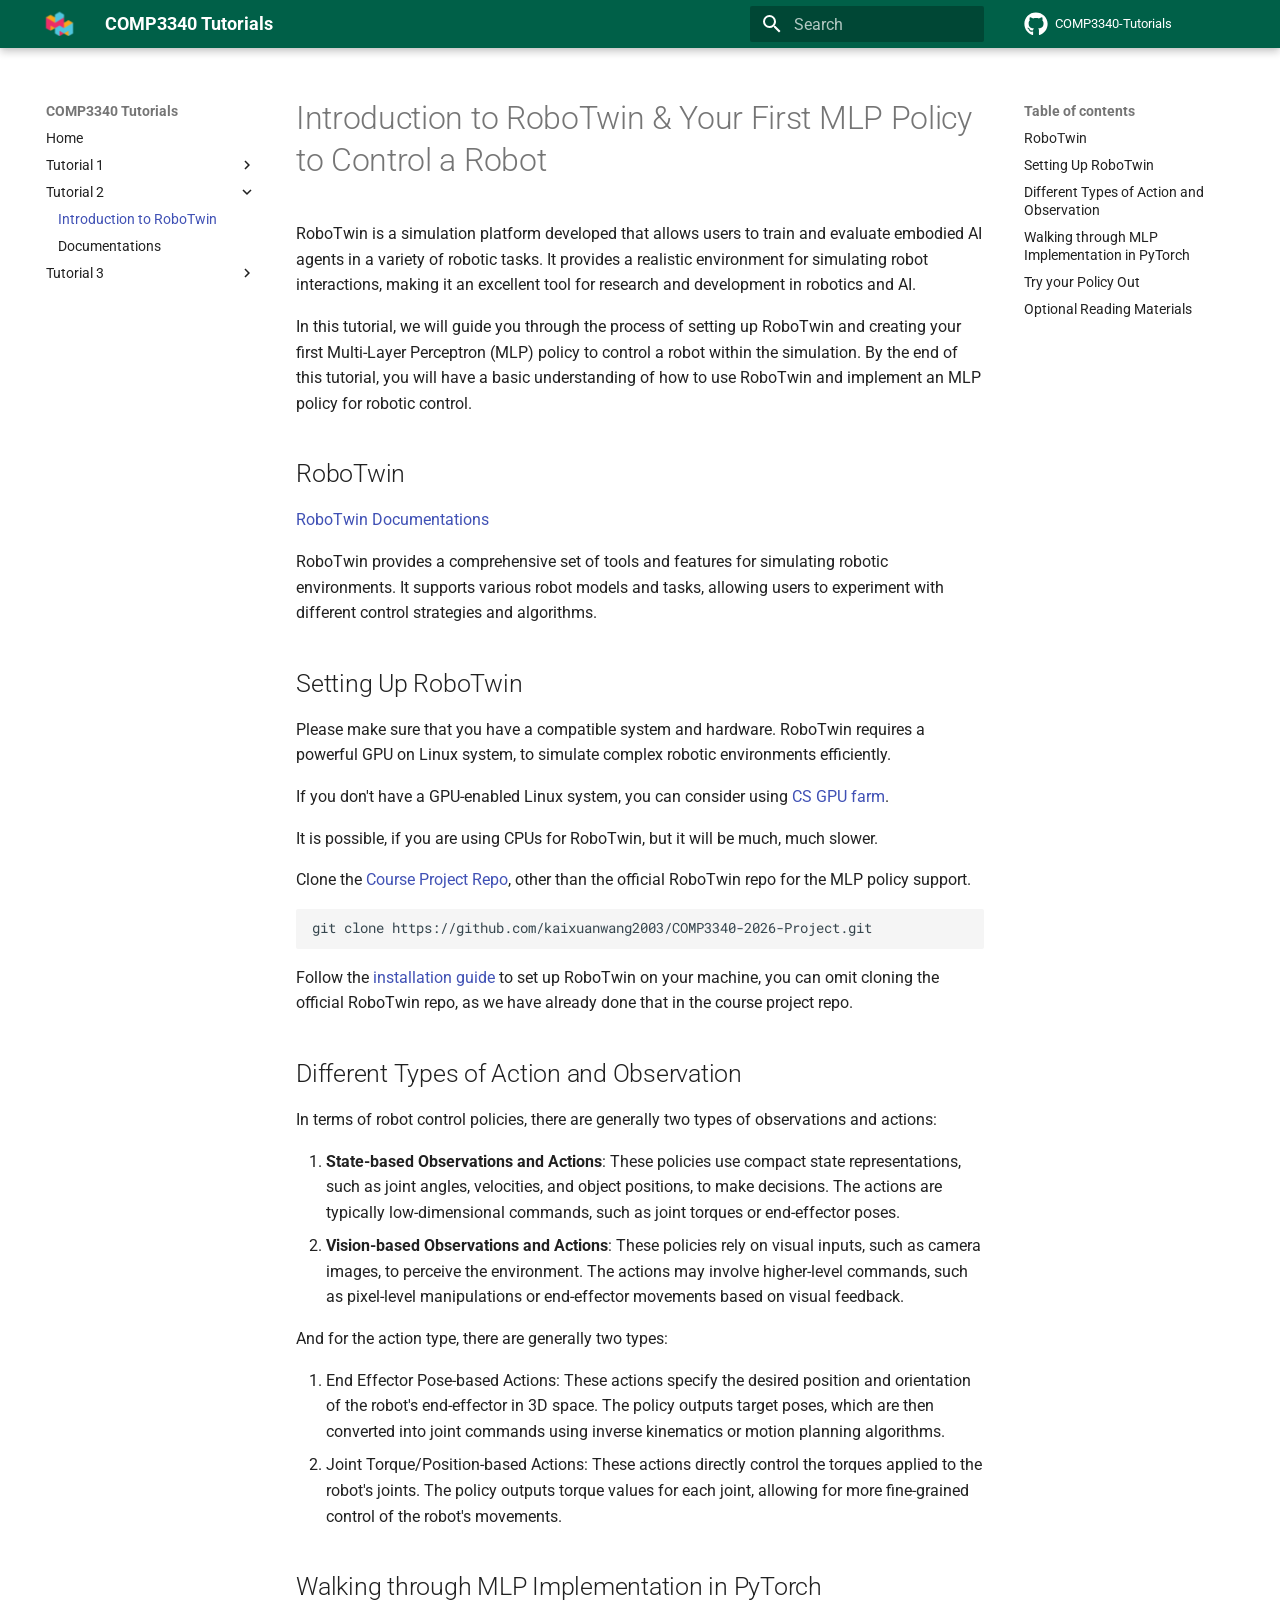
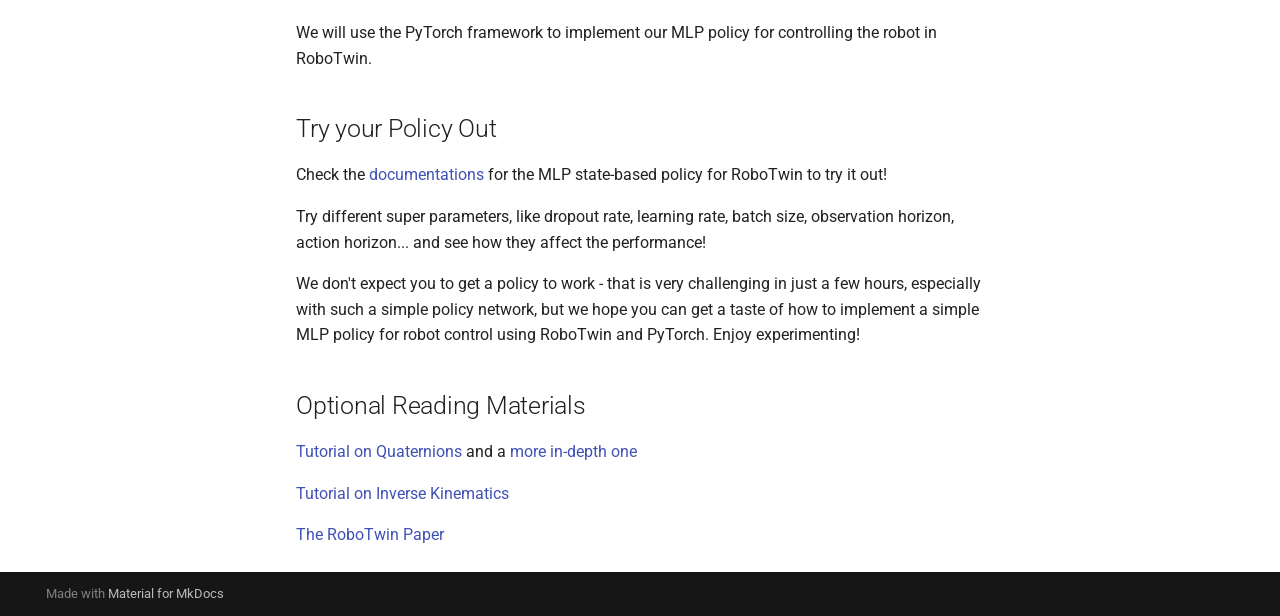
<file: RoboTwin_1/intro_RoboTwin/index.html>
<!doctype html>
<html lang="en" class="no-js">
  <head>
    
      <meta charset="utf-8">
      <meta name="viewport" content="width=device-width,initial-scale=1">
      
      
      
        <link rel="canonical" href="https://kaixuanwang2003.github.io/COMP3340-Tutorials/RoboTwin_1/intro_RoboTwin/">
      
      
        <link rel="prev" href="../../intro_pytorch/optional/">
      
      
        <link rel="next" href="../documentations/">
      
      
        
      
      
      <link rel="icon" href="../../assets/images/favicon.png">
      <meta name="generator" content="mkdocs-1.6.1, mkdocs-material-9.7.6">
    
    
      
        <title>Introduction to RoboTwin - COMP3340 Tutorials</title>
      
    
    
      <link rel="stylesheet" href="../../assets/stylesheets/main.484c7ddc.min.css">
      
      


    
    
      
    
    
      
        
        
        <link rel="preconnect" href="https://fonts.gstatic.com" crossorigin>
        <link rel="stylesheet" href="https://fonts.googleapis.com/css?family=Roboto:300,300i,400,400i,700,700i%7CRoboto+Mono:400,400i,700,700i&display=fallback">
        <style>:root{--md-text-font:"Roboto";--md-code-font:"Roboto Mono"}</style>
      
    
    
      <link rel="stylesheet" href="../../stylesheets/extra.css">
    
    <script>__md_scope=new URL("../..",location),__md_hash=e=>[...e].reduce(((e,_)=>(e<<5)-e+_.charCodeAt(0)),0),__md_get=(e,_=localStorage,t=__md_scope)=>JSON.parse(_.getItem(t.pathname+"."+e)),__md_set=(e,_,t=localStorage,a=__md_scope)=>{try{t.setItem(a.pathname+"."+e,JSON.stringify(_))}catch(e){}}</script>
    
      

    
    
  </head>
  
  
    <body dir="ltr">
  
    
    <input class="md-toggle" data-md-toggle="drawer" type="checkbox" id="__drawer" autocomplete="off">
    <input class="md-toggle" data-md-toggle="search" type="checkbox" id="__search" autocomplete="off">
    <label class="md-overlay" for="__drawer"></label>
    <div data-md-component="skip">
      
        
        <a href="#introduction-to-robotwin-your-first-mlp-policy-to-control-a-robot" class="md-skip">
          Skip to content
        </a>
      
    </div>
    <div data-md-component="announce">
      
    </div>
    
    
      

  

<header class="md-header md-header--shadow" data-md-component="header">
  <nav class="md-header__inner md-grid" aria-label="Header">
    <a href="../.." title="COMP3340 Tutorials" class="md-header__button md-logo" aria-label="COMP3340 Tutorials" data-md-component="logo">
      
  <img src="../../assets/mmlab.png" alt="logo">

    </a>
    <label class="md-header__button md-icon" for="__drawer">
      
      <svg xmlns="http://www.w3.org/2000/svg" viewBox="0 0 24 24"><path d="M3 6h18v2H3zm0 5h18v2H3zm0 5h18v2H3z"/></svg>
    </label>
    <div class="md-header__title" data-md-component="header-title">
      <div class="md-header__ellipsis">
        <div class="md-header__topic">
          <span class="md-ellipsis">
            COMP3340 Tutorials
          </span>
        </div>
        <div class="md-header__topic" data-md-component="header-topic">
          <span class="md-ellipsis">
            
              Introduction to RoboTwin
            
          </span>
        </div>
      </div>
    </div>
    
    
      <script>var palette=__md_get("__palette");if(palette&&palette.color){if("(prefers-color-scheme)"===palette.color.media){var media=matchMedia("(prefers-color-scheme: light)"),input=document.querySelector(media.matches?"[data-md-color-media='(prefers-color-scheme: light)']":"[data-md-color-media='(prefers-color-scheme: dark)']");palette.color.media=input.getAttribute("data-md-color-media"),palette.color.scheme=input.getAttribute("data-md-color-scheme"),palette.color.primary=input.getAttribute("data-md-color-primary"),palette.color.accent=input.getAttribute("data-md-color-accent")}for(var[key,value]of Object.entries(palette.color))document.body.setAttribute("data-md-color-"+key,value)}</script>
    
    
    
      
      
        <label class="md-header__button md-icon" for="__search">
          
          <svg xmlns="http://www.w3.org/2000/svg" viewBox="0 0 24 24"><path d="M9.5 3A6.5 6.5 0 0 1 16 9.5c0 1.61-.59 3.09-1.56 4.23l.27.27h.79l5 5-1.5 1.5-5-5v-.79l-.27-.27A6.52 6.52 0 0 1 9.5 16 6.5 6.5 0 0 1 3 9.5 6.5 6.5 0 0 1 9.5 3m0 2C7 5 5 7 5 9.5S7 14 9.5 14 14 12 14 9.5 12 5 9.5 5"/></svg>
        </label>
        <div class="md-search" data-md-component="search" role="dialog">
  <label class="md-search__overlay" for="__search"></label>
  <div class="md-search__inner" role="search">
    <form class="md-search__form" name="search">
      <input type="text" class="md-search__input" name="query" aria-label="Search" placeholder="Search" autocapitalize="off" autocorrect="off" autocomplete="off" spellcheck="false" data-md-component="search-query" required>
      <label class="md-search__icon md-icon" for="__search">
        
        <svg xmlns="http://www.w3.org/2000/svg" viewBox="0 0 24 24"><path d="M9.5 3A6.5 6.5 0 0 1 16 9.5c0 1.61-.59 3.09-1.56 4.23l.27.27h.79l5 5-1.5 1.5-5-5v-.79l-.27-.27A6.52 6.52 0 0 1 9.5 16 6.5 6.5 0 0 1 3 9.5 6.5 6.5 0 0 1 9.5 3m0 2C7 5 5 7 5 9.5S7 14 9.5 14 14 12 14 9.5 12 5 9.5 5"/></svg>
        
        <svg xmlns="http://www.w3.org/2000/svg" viewBox="0 0 24 24"><path d="M20 11v2H8l5.5 5.5-1.42 1.42L4.16 12l7.92-7.92L13.5 5.5 8 11z"/></svg>
      </label>
      <nav class="md-search__options" aria-label="Search">
        
        <button type="reset" class="md-search__icon md-icon" title="Clear" aria-label="Clear" tabindex="-1">
          
          <svg xmlns="http://www.w3.org/2000/svg" viewBox="0 0 24 24"><path d="M19 6.41 17.59 5 12 10.59 6.41 5 5 6.41 10.59 12 5 17.59 6.41 19 12 13.41 17.59 19 19 17.59 13.41 12z"/></svg>
        </button>
      </nav>
      
    </form>
    <div class="md-search__output">
      <div class="md-search__scrollwrap" tabindex="0" data-md-scrollfix>
        <div class="md-search-result" data-md-component="search-result">
          <div class="md-search-result__meta">
            Initializing search
          </div>
          <ol class="md-search-result__list" role="presentation"></ol>
        </div>
      </div>
    </div>
  </div>
</div>
      
    
    
      <div class="md-header__source">
        <a href="https://github.com/kaixuanwang2003/COMP3340-Tutorials" title="Go to repository" class="md-source" data-md-component="source">
  <div class="md-source__icon md-icon">
    
    <svg xmlns="http://www.w3.org/2000/svg" viewBox="0 0 512 512"><!--! Font Awesome Free 7.1.0 by @fontawesome - https://fontawesome.com License - https://fontawesome.com/license/free (Icons: CC BY 4.0, Fonts: SIL OFL 1.1, Code: MIT License) Copyright 2025 Fonticons, Inc.--><path d="M173.9 397.4c0 2-2.3 3.6-5.2 3.6-3.3.3-5.6-1.3-5.6-3.6 0-2 2.3-3.6 5.2-3.6 3-.3 5.6 1.3 5.6 3.6m-31.1-4.5c-.7 2 1.3 4.3 4.3 4.9 2.6 1 5.6 0 6.2-2s-1.3-4.3-4.3-5.2c-2.6-.7-5.5.3-6.2 2.3m44.2-1.7c-2.9.7-4.9 2.6-4.6 4.9.3 2 2.9 3.3 5.9 2.6 2.9-.7 4.9-2.6 4.6-4.6-.3-1.9-3-3.2-5.9-2.9M252.8 8C114.1 8 8 113.3 8 252c0 110.9 69.8 205.8 169.5 239.2 12.8 2.3 17.3-5.6 17.3-12.1 0-6.2-.3-40.4-.3-61.4 0 0-70 15-84.7-29.8 0 0-11.4-29.1-27.8-36.6 0 0-22.9-15.7 1.6-15.4 0 0 24.9 2 38.6 25.8 21.9 38.6 58.6 27.5 72.9 20.9 2.3-16 8.8-27.1 16-33.7-55.9-6.2-112.3-14.3-112.3-110.5 0-27.5 7.6-41.3 23.6-58.9-2.6-6.5-11.1-33.3 2.6-67.9 20.9-6.5 69 27 69 27 20-5.6 41.5-8.5 62.8-8.5s42.8 2.9 62.8 8.5c0 0 48.1-33.6 69-27 13.7 34.7 5.2 61.4 2.6 67.9 16 17.7 25.8 31.5 25.8 58.9 0 96.5-58.9 104.2-114.8 110.5 9.2 7.9 17 22.9 17 46.4 0 33.7-.3 75.4-.3 83.6 0 6.5 4.6 14.4 17.3 12.1C436.2 457.8 504 362.9 504 252 504 113.3 391.5 8 252.8 8M105.2 352.9c-1.3 1-1 3.3.7 5.2 1.6 1.6 3.9 2.3 5.2 1 1.3-1 1-3.3-.7-5.2-1.6-1.6-3.9-2.3-5.2-1m-10.8-8.1c-.7 1.3.3 2.9 2.3 3.9 1.6 1 3.6.7 4.3-.7.7-1.3-.3-2.9-2.3-3.9-2-.6-3.6-.3-4.3.7m32.4 35.6c-1.6 1.3-1 4.3 1.3 6.2 2.3 2.3 5.2 2.6 6.5 1 1.3-1.3.7-4.3-1.3-6.2-2.2-2.3-5.2-2.6-6.5-1m-11.4-14.7c-1.6 1-1.6 3.6 0 5.9s4.3 3.3 5.6 2.3c1.6-1.3 1.6-3.9 0-6.2-1.4-2.3-4-3.3-5.6-2"/></svg>
  </div>
  <div class="md-source__repository">
    COMP3340-Tutorials
  </div>
</a>
      </div>
    
  </nav>
  
</header>
    
    <div class="md-container" data-md-component="container">
      
      
        
          
        
      
      <main class="md-main" data-md-component="main">
        <div class="md-main__inner md-grid">
          
            
              
              <div class="md-sidebar md-sidebar--primary" data-md-component="sidebar" data-md-type="navigation" >
                <div class="md-sidebar__scrollwrap">
                  <div class="md-sidebar__inner">
                    



<nav class="md-nav md-nav--primary" aria-label="Navigation" data-md-level="0">
  <label class="md-nav__title" for="__drawer">
    <a href="../.." title="COMP3340 Tutorials" class="md-nav__button md-logo" aria-label="COMP3340 Tutorials" data-md-component="logo">
      
  <img src="../../assets/mmlab.png" alt="logo">

    </a>
    COMP3340 Tutorials
  </label>
  
    <div class="md-nav__source">
      <a href="https://github.com/kaixuanwang2003/COMP3340-Tutorials" title="Go to repository" class="md-source" data-md-component="source">
  <div class="md-source__icon md-icon">
    
    <svg xmlns="http://www.w3.org/2000/svg" viewBox="0 0 512 512"><!--! Font Awesome Free 7.1.0 by @fontawesome - https://fontawesome.com License - https://fontawesome.com/license/free (Icons: CC BY 4.0, Fonts: SIL OFL 1.1, Code: MIT License) Copyright 2025 Fonticons, Inc.--><path d="M173.9 397.4c0 2-2.3 3.6-5.2 3.6-3.3.3-5.6-1.3-5.6-3.6 0-2 2.3-3.6 5.2-3.6 3-.3 5.6 1.3 5.6 3.6m-31.1-4.5c-.7 2 1.3 4.3 4.3 4.9 2.6 1 5.6 0 6.2-2s-1.3-4.3-4.3-5.2c-2.6-.7-5.5.3-6.2 2.3m44.2-1.7c-2.9.7-4.9 2.6-4.6 4.9.3 2 2.9 3.3 5.9 2.6 2.9-.7 4.9-2.6 4.6-4.6-.3-1.9-3-3.2-5.9-2.9M252.8 8C114.1 8 8 113.3 8 252c0 110.9 69.8 205.8 169.5 239.2 12.8 2.3 17.3-5.6 17.3-12.1 0-6.2-.3-40.4-.3-61.4 0 0-70 15-84.7-29.8 0 0-11.4-29.1-27.8-36.6 0 0-22.9-15.7 1.6-15.4 0 0 24.9 2 38.6 25.8 21.9 38.6 58.6 27.5 72.9 20.9 2.3-16 8.8-27.1 16-33.7-55.9-6.2-112.3-14.3-112.3-110.5 0-27.5 7.6-41.3 23.6-58.9-2.6-6.5-11.1-33.3 2.6-67.9 20.9-6.5 69 27 69 27 20-5.6 41.5-8.5 62.8-8.5s42.8 2.9 62.8 8.5c0 0 48.1-33.6 69-27 13.7 34.7 5.2 61.4 2.6 67.9 16 17.7 25.8 31.5 25.8 58.9 0 96.5-58.9 104.2-114.8 110.5 9.2 7.9 17 22.9 17 46.4 0 33.7-.3 75.4-.3 83.6 0 6.5 4.6 14.4 17.3 12.1C436.2 457.8 504 362.9 504 252 504 113.3 391.5 8 252.8 8M105.2 352.9c-1.3 1-1 3.3.7 5.2 1.6 1.6 3.9 2.3 5.2 1 1.3-1 1-3.3-.7-5.2-1.6-1.6-3.9-2.3-5.2-1m-10.8-8.1c-.7 1.3.3 2.9 2.3 3.9 1.6 1 3.6.7 4.3-.7.7-1.3-.3-2.9-2.3-3.9-2-.6-3.6-.3-4.3.7m32.4 35.6c-1.6 1.3-1 4.3 1.3 6.2 2.3 2.3 5.2 2.6 6.5 1 1.3-1.3.7-4.3-1.3-6.2-2.2-2.3-5.2-2.6-6.5-1m-11.4-14.7c-1.6 1-1.6 3.6 0 5.9s4.3 3.3 5.6 2.3c1.6-1.3 1.6-3.9 0-6.2-1.4-2.3-4-3.3-5.6-2"/></svg>
  </div>
  <div class="md-source__repository">
    COMP3340-Tutorials
  </div>
</a>
    </div>
  
  <ul class="md-nav__list" data-md-scrollfix>
    
      
      
  
  
  
  
    <li class="md-nav__item">
      <a href="../.." class="md-nav__link">
        
  
  
  <span class="md-ellipsis">
    
  
    Home
  

    
  </span>
  
  

      </a>
    </li>
  

    
      
      
  
  
  
  
    
    
    
    
    
    <li class="md-nav__item md-nav__item--nested">
      
        
        
        <input class="md-nav__toggle md-toggle " type="checkbox" id="__nav_2" >
        
          
          <label class="md-nav__link" for="__nav_2" id="__nav_2_label" tabindex="0">
            
  
  
  <span class="md-ellipsis">
    
  
    Tutorial 1
  

    
  </span>
  
  

            <span class="md-nav__icon md-icon"></span>
          </label>
        
        <nav class="md-nav" data-md-level="1" aria-labelledby="__nav_2_label" aria-expanded="false">
          <label class="md-nav__title" for="__nav_2">
            <span class="md-nav__icon md-icon"></span>
            
  
    Tutorial 1
  

          </label>
          <ul class="md-nav__list" data-md-scrollfix>
            
              
                
  
  
  
  
    <li class="md-nav__item">
      <a href="../../intro_pytorch/intro_pytorch/" class="md-nav__link">
        
  
  
  <span class="md-ellipsis">
    
  
    Introduction to PyTorch
  

    
  </span>
  
  

      </a>
    </li>
  

              
            
              
                
  
  
  
  
    <li class="md-nav__item">
      <a href="../../intro_pytorch/optional/" class="md-nav__link">
        
  
  
  <span class="md-ellipsis">
    
  
    Optional - Building Neural Networks with PyTorch
  

    
  </span>
  
  

      </a>
    </li>
  

              
            
          </ul>
        </nav>
      
    </li>
  

    
      
      
  
  
    
  
  
  
    
    
    
    
    
    <li class="md-nav__item md-nav__item--active md-nav__item--nested">
      
        
        
        <input class="md-nav__toggle md-toggle " type="checkbox" id="__nav_3" checked>
        
          
          <label class="md-nav__link" for="__nav_3" id="__nav_3_label" tabindex="0">
            
  
  
  <span class="md-ellipsis">
    
  
    Tutorial 2
  

    
  </span>
  
  

            <span class="md-nav__icon md-icon"></span>
          </label>
        
        <nav class="md-nav" data-md-level="1" aria-labelledby="__nav_3_label" aria-expanded="true">
          <label class="md-nav__title" for="__nav_3">
            <span class="md-nav__icon md-icon"></span>
            
  
    Tutorial 2
  

          </label>
          <ul class="md-nav__list" data-md-scrollfix>
            
              
                
  
  
    
  
  
  
    <li class="md-nav__item md-nav__item--active">
      
      <input class="md-nav__toggle md-toggle" type="checkbox" id="__toc">
      
      
        
      
      
        <label class="md-nav__link md-nav__link--active" for="__toc">
          
  
  
  <span class="md-ellipsis">
    
  
    Introduction to RoboTwin
  

    
  </span>
  
  

          <span class="md-nav__icon md-icon"></span>
        </label>
      
      <a href="./" class="md-nav__link md-nav__link--active">
        
  
  
  <span class="md-ellipsis">
    
  
    Introduction to RoboTwin
  

    
  </span>
  
  

      </a>
      
        

<nav class="md-nav md-nav--secondary" aria-label="Table of contents">
  
  
  
    
  
  
    <label class="md-nav__title" for="__toc">
      <span class="md-nav__icon md-icon"></span>
      Table of contents
    </label>
    <ul class="md-nav__list" data-md-component="toc" data-md-scrollfix>
      
        <li class="md-nav__item">
  <a href="#robotwin" class="md-nav__link">
    <span class="md-ellipsis">
      
        RoboTwin
      
    </span>
  </a>
  
</li>
      
        <li class="md-nav__item">
  <a href="#setting-up-robotwin" class="md-nav__link">
    <span class="md-ellipsis">
      
        Setting Up RoboTwin
      
    </span>
  </a>
  
</li>
      
        <li class="md-nav__item">
  <a href="#different-types-of-action-and-observation" class="md-nav__link">
    <span class="md-ellipsis">
      
        Different Types of Action and Observation
      
    </span>
  </a>
  
</li>
      
        <li class="md-nav__item">
  <a href="#walking-through-mlp-implementation-in-pytorch" class="md-nav__link">
    <span class="md-ellipsis">
      
        Walking through MLP Implementation in PyTorch
      
    </span>
  </a>
  
</li>
      
        <li class="md-nav__item">
  <a href="#try-your-policy-out" class="md-nav__link">
    <span class="md-ellipsis">
      
        Try your Policy Out
      
    </span>
  </a>
  
</li>
      
        <li class="md-nav__item">
  <a href="#optional-reading-materials" class="md-nav__link">
    <span class="md-ellipsis">
      
        Optional Reading Materials
      
    </span>
  </a>
  
</li>
      
    </ul>
  
</nav>
      
    </li>
  

              
            
              
                
  
  
  
  
    <li class="md-nav__item">
      <a href="../documentations/" class="md-nav__link">
        
  
  
  <span class="md-ellipsis">
    
  
    Documentations
  

    
  </span>
  
  

      </a>
    </li>
  

              
            
          </ul>
        </nav>
      
    </li>
  

    
      
      
  
  
  
  
    
    
    
    
    
    <li class="md-nav__item md-nav__item--nested">
      
        
        
        <input class="md-nav__toggle md-toggle " type="checkbox" id="__nav_4" >
        
          
          <label class="md-nav__link" for="__nav_4" id="__nav_4_label" tabindex="0">
            
  
  
  <span class="md-ellipsis">
    
  
    Tutorial 3
  

    
  </span>
  
  

            <span class="md-nav__icon md-icon"></span>
          </label>
        
        <nav class="md-nav" data-md-level="1" aria-labelledby="__nav_4_label" aria-expanded="false">
          <label class="md-nav__title" for="__nav_4">
            <span class="md-nav__icon md-icon"></span>
            
  
    Tutorial 3
  

          </label>
          <ul class="md-nav__list" data-md-scrollfix>
            
              
                
  
  
  
  
    <li class="md-nav__item">
      <a href="../../ACT/intro_ACT/" class="md-nav__link">
        
  
  
  <span class="md-ellipsis">
    
  
    Action Chunking Transformers
  

    
  </span>
  
  

      </a>
    </li>
  

              
            
          </ul>
        </nav>
      
    </li>
  

    
  </ul>
</nav>
                  </div>
                </div>
              </div>
            
            
              
              <div class="md-sidebar md-sidebar--secondary" data-md-component="sidebar" data-md-type="toc" >
                <div class="md-sidebar__scrollwrap">
                  <div class="md-sidebar__inner">
                    

<nav class="md-nav md-nav--secondary" aria-label="Table of contents">
  
  
  
    
  
  
    <label class="md-nav__title" for="__toc">
      <span class="md-nav__icon md-icon"></span>
      Table of contents
    </label>
    <ul class="md-nav__list" data-md-component="toc" data-md-scrollfix>
      
        <li class="md-nav__item">
  <a href="#robotwin" class="md-nav__link">
    <span class="md-ellipsis">
      
        RoboTwin
      
    </span>
  </a>
  
</li>
      
        <li class="md-nav__item">
  <a href="#setting-up-robotwin" class="md-nav__link">
    <span class="md-ellipsis">
      
        Setting Up RoboTwin
      
    </span>
  </a>
  
</li>
      
        <li class="md-nav__item">
  <a href="#different-types-of-action-and-observation" class="md-nav__link">
    <span class="md-ellipsis">
      
        Different Types of Action and Observation
      
    </span>
  </a>
  
</li>
      
        <li class="md-nav__item">
  <a href="#walking-through-mlp-implementation-in-pytorch" class="md-nav__link">
    <span class="md-ellipsis">
      
        Walking through MLP Implementation in PyTorch
      
    </span>
  </a>
  
</li>
      
        <li class="md-nav__item">
  <a href="#try-your-policy-out" class="md-nav__link">
    <span class="md-ellipsis">
      
        Try your Policy Out
      
    </span>
  </a>
  
</li>
      
        <li class="md-nav__item">
  <a href="#optional-reading-materials" class="md-nav__link">
    <span class="md-ellipsis">
      
        Optional Reading Materials
      
    </span>
  </a>
  
</li>
      
    </ul>
  
</nav>
                  </div>
                </div>
              </div>
            
          
          
            <div class="md-content" data-md-component="content">
              
              <article class="md-content__inner md-typeset">
                
                  


  
  


<h1 id="introduction-to-robotwin-your-first-mlp-policy-to-control-a-robot">Introduction to RoboTwin &amp; Your First MLP Policy to Control a Robot</h1>
<p>RoboTwin is a simulation platform developed that allows users to train and evaluate embodied AI agents in a variety of robotic tasks. It provides a realistic environment for simulating robot interactions, making it an excellent tool for research and development in robotics and AI.</p>
<p>In this tutorial, we will guide you through the process of setting up RoboTwin and creating your first Multi-Layer Perceptron (MLP) policy to control a robot within the simulation. By the end of this tutorial, you will have a basic understanding of how to use RoboTwin and implement an MLP policy for robotic control.</p>
<h2 id="robotwin">RoboTwin</h2>
<p><a href="https://robotwin-platform.github.io/doc/">RoboTwin Documentations</a></p>
<p>RoboTwin provides a comprehensive set of tools and features for simulating robotic environments. It supports various robot models and tasks, allowing users to experiment with different control strategies and algorithms.</p>
<h2 id="setting-up-robotwin">Setting Up RoboTwin</h2>
<p>Please make sure that you have a compatible system and hardware. RoboTwin requires a powerful GPU on Linux system, to simulate complex robotic environments efficiently.</p>
<p>If you don't have a GPU-enabled Linux system, you can consider using <a href="https://ai.hku.hk/research/major-facilities?view=article&amp;id=131&amp;catid=24">CS GPU farm</a>.</p>
<p>It is possible, if you are using CPUs for RoboTwin, but it will be much, much slower.</p>
<p>Clone the <a href="https://github.com/kaixuanwang2003/COMP3340-2026-Project/tree/main">Course Project Repo</a>, other than the official RoboTwin repo for the MLP policy support.</p>
<pre><code class="language-bash">git clone https://github.com/kaixuanwang2003/COMP3340-2026-Project.git
</code></pre>
<p>Follow the <a href="https://robotwin-platform.github.io/doc/usage/robotwin-install.html">installation guide</a> to set up RoboTwin on your machine, you can omit cloning the official RoboTwin repo, as we have already done that in the course project repo.</p>
<h2 id="different-types-of-action-and-observation">Different Types of Action and Observation</h2>
<p>In terms of robot control policies, there are generally two types of observations and actions:</p>
<ol>
<li><strong>State-based Observations and Actions</strong>: These policies use compact state representations, such as joint angles, velocities, and object positions, to make decisions. The actions are typically low-dimensional commands, such as joint torques or end-effector poses.</li>
<li><strong>Vision-based Observations and Actions</strong>: These policies rely on visual inputs, such as camera images, to perceive the environment. The actions may involve higher-level commands, such as pixel-level manipulations or end-effector movements based on visual feedback.</li>
</ol>
<p>And for the action type, there are generally two types:</p>
<ol>
<li>End Effector Pose-based Actions: These actions specify the desired position and orientation of the robot's end-effector in 3D space. The policy outputs target poses, which are then converted into joint commands using inverse kinematics or motion planning algorithms.</li>
<li>Joint Torque/Position-based Actions: These actions directly control the torques applied to the robot's joints. The policy outputs torque values for each joint, allowing for more fine-grained control of the robot's movements.</li>
</ol>
<h2 id="walking-through-mlp-implementation-in-pytorch">Walking through MLP Implementation in PyTorch</h2>
<p>We will use the PyTorch framework to implement our MLP policy for controlling the robot in RoboTwin.</p>
<h2 id="try-your-policy-out">Try your Policy Out</h2>
<p>Check the <a href="../documentations/">documentations</a> for the MLP state-based policy for RoboTwin to try it out!</p>
<p>Try different super parameters, like dropout rate, learning rate, batch size, observation horizon, action horizon... and see how they affect the performance!</p>
<p>We don't expect you to get a policy to work - that is very challenging in just a few hours, especially with such a simple policy network, but we hope you can get a taste of how to implement a simple MLP policy for robot control using RoboTwin and PyTorch. Enjoy experimenting!</p>
<h2 id="optional-reading-materials">Optional Reading Materials</h2>
<p><a href="https://www.euclideanspace.com/maths/geometry/rotations/conversions/eulerToQuaternion/index.htm">Tutorial on Quaternions</a> and a <a href="https://lisyarus.github.io/blog/posts/introduction-to-quaternions.html">more in-depth one</a></p>
<p><a href="https://oscarliang.com/inverse-kinematics-and-trigonometry-basics/">Tutorial on Inverse Kinematics</a></p>
<p><a href="https://arxiv.org/pdf/2506.18088">The RoboTwin Paper</a></p>












                
              </article>
            </div>
          
          
<script>var target=document.getElementById(location.hash.slice(1));target&&target.name&&(target.checked=target.name.startsWith("__tabbed_"))</script>
        </div>
        
      </main>
      
        <footer class="md-footer">
  
  <div class="md-footer-meta md-typeset">
    <div class="md-footer-meta__inner md-grid">
      <div class="md-copyright">
  
  
    Made with
    <a href="https://squidfunk.github.io/mkdocs-material/" target="_blank" rel="noopener">
      Material for MkDocs
    </a>
  
</div>
      
    </div>
  </div>
</footer>
      
    </div>
    <div class="md-dialog" data-md-component="dialog">
      <div class="md-dialog__inner md-typeset"></div>
    </div>
    
    
    
      
      
      <script id="__config" type="application/json">{"annotate": null, "base": "../..", "features": [], "search": "../../assets/javascripts/workers/search.2c215733.min.js", "tags": null, "translations": {"clipboard.copied": "Copied to clipboard", "clipboard.copy": "Copy to clipboard", "search.result.more.one": "1 more on this page", "search.result.more.other": "# more on this page", "search.result.none": "No matching documents", "search.result.one": "1 matching document", "search.result.other": "# matching documents", "search.result.placeholder": "Type to start searching", "search.result.term.missing": "Missing", "select.version": "Select version"}, "version": null}</script>
    
    
      <script src="../../assets/javascripts/bundle.79ae519e.min.js"></script>
      
    
  </body>
</html>
</file>
<file: stylesheets/extra.css>
:root  > * {
    --md-primary-fg-color:        #006048;
    --md-primary-fg-color--light: #347960;
    --md-primary-fg-color--dark:  #003326;
  }
</file>
<file: assets/stylesheets/main.484c7ddc.min.css>
@charset "UTF-8";html{-webkit-text-size-adjust:none;-moz-text-size-adjust:none;text-size-adjust:none;box-sizing:border-box}*,:after,:before{box-sizing:inherit}@media (prefers-reduced-motion){*,:after,:before{transition:none!important}}body{margin:0}a,button,input,label{-webkit-tap-highlight-color:transparent}a{color:inherit;text-decoration:none}hr{border:0;box-sizing:initial;display:block;height:.05rem;overflow:visible;padding:0}small{font-size:80%}sub,sup{line-height:1em}img{border-style:none}table{border-collapse:initial;border-spacing:0}td,th{font-weight:400;vertical-align:top}button{background:#0000;border:0;font-family:inherit;font-size:inherit;margin:0;padding:0}input{border:0;outline:none}:root{--md-primary-fg-color:#4051b5;--md-primary-fg-color--light:#5d6cc0;--md-primary-fg-color--dark:#303fa1;--md-primary-bg-color:#fff;--md-primary-bg-color--light:#ffffffb3;--md-accent-fg-color:#526cfe;--md-accent-fg-color--transparent:#526cfe1a;--md-accent-bg-color:#fff;--md-accent-bg-color--light:#ffffffb3}[data-md-color-scheme=default]{color-scheme:light}[data-md-color-scheme=default] img[src$="#gh-dark-mode-only"],[data-md-color-scheme=default] img[src$="#only-dark"]{display:none}:root,[data-md-color-scheme=default]{--md-hue:225deg;--md-default-fg-color:#000000de;--md-default-fg-color--light:#0000008a;--md-default-fg-color--lighter:#00000052;--md-default-fg-color--lightest:#00000012;--md-default-bg-color:#fff;--md-default-bg-color--light:#ffffffb3;--md-default-bg-color--lighter:#ffffff4d;--md-default-bg-color--lightest:#ffffff1f;--md-code-fg-color:#36464e;--md-code-bg-color:#f5f5f5;--md-code-bg-color--light:#f5f5f5b3;--md-code-bg-color--lighter:#f5f5f54d;--md-code-hl-color:#4287ff;--md-code-hl-color--light:#4287ff1a;--md-code-hl-number-color:#d52a2a;--md-code-hl-special-color:#db1457;--md-code-hl-function-color:#a846b9;--md-code-hl-constant-color:#6e59d9;--md-code-hl-keyword-color:#3f6ec6;--md-code-hl-string-color:#1c7d4d;--md-code-hl-name-color:var(--md-code-fg-color);--md-code-hl-operator-color:var(--md-default-fg-color--light);--md-code-hl-punctuation-color:var(--md-default-fg-color--light);--md-code-hl-comment-color:var(--md-default-fg-color--light);--md-code-hl-generic-color:var(--md-default-fg-color--light);--md-code-hl-variable-color:var(--md-default-fg-color--light);--md-typeset-color:var(--md-default-fg-color);--md-typeset-a-color:var(--md-primary-fg-color);--md-typeset-del-color:#f5503d26;--md-typeset-ins-color:#0bd57026;--md-typeset-kbd-color:#fafafa;--md-typeset-kbd-accent-color:#fff;--md-typeset-kbd-border-color:#b8b8b8;--md-typeset-mark-color:#ffff0080;--md-typeset-table-color:#0000001f;--md-typeset-table-color--light:rgba(0,0,0,.035);--md-admonition-fg-color:var(--md-default-fg-color);--md-admonition-bg-color:var(--md-default-bg-color);--md-warning-fg-color:#000000de;--md-warning-bg-color:#ff9;--md-footer-fg-color:#fff;--md-footer-fg-color--light:#ffffffb3;--md-footer-fg-color--lighter:#ffffff73;--md-footer-bg-color:#000000de;--md-footer-bg-color--dark:#00000052;--md-shadow-z1:0 0.2rem 0.5rem #0000000d,0 0 0.05rem #0000001a;--md-shadow-z2:0 0.2rem 0.5rem #0000001a,0 0 0.05rem #00000040;--md-shadow-z3:0 0.2rem 0.5rem #0003,0 0 0.05rem #00000059}.md-icon svg{fill:currentcolor;display:block;height:1.2rem;width:1.2rem}body{-webkit-font-smoothing:antialiased;-moz-osx-font-smoothing:grayscale;--md-text-font-family:var(--md-text-font,_),-apple-system,BlinkMacSystemFont,Helvetica,Arial,sans-serif;--md-code-font-family:var(--md-code-font,_),SFMono-Regular,Consolas,Menlo,monospace}aside,body,input{font-feature-settings:"kern","liga";color:var(--md-typeset-color);font-family:var(--md-text-font-family)}code,kbd,pre{font-feature-settings:"kern";font-family:var(--md-code-font-family)}:root{--md-typeset-table-sort-icon:url('data:image/svg+xml;charset=utf-8,<svg xmlns="http://www.w3.org/2000/svg" viewBox="0 0 24 24"><path d="m18 21-4-4h3V7h-3l4-4 4 4h-3v10h3M2 19v-2h10v2M2 13v-2h7v2M2 7V5h4v2z"/></svg>');--md-typeset-table-sort-icon--asc:url('data:image/svg+xml;charset=utf-8,<svg xmlns="http://www.w3.org/2000/svg" viewBox="0 0 24 24"><path d="M19 17h3l-4 4-4-4h3V3h2M2 17h10v2H2M6 5v2H2V5m0 6h7v2H2z"/></svg>');--md-typeset-table-sort-icon--desc:url('data:image/svg+xml;charset=utf-8,<svg xmlns="http://www.w3.org/2000/svg" viewBox="0 0 24 24"><path d="M19 7h3l-4-4-4 4h3v14h2M2 17h10v2H2M6 5v2H2V5m0 6h7v2H2z"/></svg>')}.md-typeset{-webkit-print-color-adjust:exact;color-adjust:exact;font-size:.8rem;line-height:1.6;overflow-wrap:break-word}@media print{.md-typeset{font-size:.68rem}}.md-typeset blockquote,.md-typeset dl,.md-typeset figure,.md-typeset ol,.md-typeset pre,.md-typeset ul{margin-bottom:1em;margin-top:1em}.md-typeset h1{color:var(--md-default-fg-color--light);font-size:2em;line-height:1.3;margin:0 0 1.25em}.md-typeset h1,.md-typeset h2{font-weight:300;letter-spacing:-.01em}.md-typeset h2{font-size:1.5625em;line-height:1.4;margin:1.6em 0 .64em}.md-typeset h3{font-size:1.25em;font-weight:400;letter-spacing:-.01em;line-height:1.5;margin:1.6em 0 .8em}.md-typeset h2+h3{margin-top:.8em}.md-typeset h4{font-weight:700;letter-spacing:-.01em;margin:1em 0}.md-typeset h5,.md-typeset h6{color:var(--md-default-fg-color--light);font-size:.8em;font-weight:700;letter-spacing:-.01em;margin:1.25em 0}.md-typeset h5{text-transform:uppercase}.md-typeset h5 code{text-transform:none}.md-typeset hr{border-bottom:.05rem solid var(--md-default-fg-color--lightest);display:flow-root;margin:1.5em 0}.md-typeset a{color:var(--md-typeset-a-color);word-break:break-word}.md-typeset a,.md-typeset a:before{transition:color 125ms}.md-typeset a:focus,.md-typeset a:hover{color:var(--md-accent-fg-color)}.md-typeset a:focus code,.md-typeset a:hover code{background-color:var(--md-accent-fg-color--transparent);color:var(--md-accent-fg-color)}.md-typeset a code{color:var(--md-typeset-a-color)}.md-typeset a.focus-visible{outline-color:var(--md-accent-fg-color);outline-offset:.2rem}.md-typeset code,.md-typeset kbd,.md-typeset pre{color:var(--md-code-fg-color);direction:ltr;font-variant-ligatures:none;transition:background-color 125ms}@media print{.md-typeset code,.md-typeset kbd,.md-typeset pre{white-space:pre-wrap}}.md-typeset code{background-color:var(--md-code-bg-color);border-radius:.1rem;-webkit-box-decoration-break:clone;box-decoration-break:clone;font-size:.85em;padding:0 .2941176471em;transition:color 125ms,background-color 125ms;word-break:break-word}.md-typeset code:not(.focus-visible){-webkit-tap-highlight-color:transparent;outline:none}.md-typeset pre{display:flow-root;line-height:1.4;position:relative}.md-typeset pre>code{-webkit-box-decoration-break:slice;box-decoration-break:slice;box-shadow:none;display:block;margin:0;outline-color:var(--md-accent-fg-color);overflow:auto;padding:.7720588235em 1.1764705882em;scrollbar-color:var(--md-default-fg-color--lighter) #0000;scrollbar-width:thin;touch-action:auto;word-break:normal}.md-typeset pre>code:hover{scrollbar-color:var(--md-accent-fg-color) #0000}.md-typeset pre>code::-webkit-scrollbar{height:.2rem;width:.2rem}.md-typeset pre>code::-webkit-scrollbar-thumb{background-color:var(--md-default-fg-color--lighter)}.md-typeset pre>code::-webkit-scrollbar-thumb:hover{background-color:var(--md-accent-fg-color)}.md-typeset kbd{background-color:var(--md-typeset-kbd-color);border-radius:.1rem;box-shadow:0 .1rem 0 .05rem var(--md-typeset-kbd-border-color),0 .1rem 0 var(--md-typeset-kbd-border-color),0 -.1rem .2rem var(--md-typeset-kbd-accent-color) inset;color:var(--md-default-fg-color);display:inline-block;font-size:.75em;padding:0 .6666666667em;vertical-align:text-top;word-break:break-word}.md-typeset mark{background-color:var(--md-typeset-mark-color);-webkit-box-decoration-break:clone;box-decoration-break:clone;color:inherit;word-break:break-word}.md-typeset abbr{cursor:help;text-decoration:none}.md-typeset [data-preview],.md-typeset abbr{border-bottom:.05rem dotted var(--md-default-fg-color--light)}.md-typeset small{opacity:.75}[dir=ltr] .md-typeset sub,[dir=ltr] .md-typeset sup{margin-left:.078125em}[dir=rtl] .md-typeset sub,[dir=rtl] .md-typeset sup{margin-right:.078125em}[dir=ltr] .md-typeset blockquote{padding-left:.6rem}[dir=rtl] .md-typeset blockquote{padding-right:.6rem}[dir=ltr] .md-typeset blockquote{border-left:.2rem solid var(--md-default-fg-color--lighter)}[dir=rtl] .md-typeset blockquote{border-right:.2rem solid var(--md-default-fg-color--lighter)}.md-typeset blockquote{color:var(--md-default-fg-color--light);margin-left:0;margin-right:0}.md-typeset ul{list-style-type:disc}.md-typeset ul[type]{list-style-type:revert-layer}[dir=ltr] .md-typeset ol,[dir=ltr] .md-typeset ul{margin-left:.625em}[dir=rtl] .md-typeset ol,[dir=rtl] .md-typeset ul{margin-right:.625em}.md-typeset ol,.md-typeset ul{padding:0}.md-typeset ol:not([hidden]),.md-typeset ul:not([hidden]){display:flow-root}.md-typeset ol ol,.md-typeset ul ol{list-style-type:lower-alpha}.md-typeset ol ol ol,.md-typeset ul ol ol{list-style-type:lower-roman}.md-typeset ol ol ol ol,.md-typeset ul ol ol ol{list-style-type:upper-alpha}.md-typeset ol ol ol ol ol,.md-typeset ul ol ol ol ol{list-style-type:upper-roman}.md-typeset ol[type],.md-typeset ul[type]{list-style-type:revert-layer}[dir=ltr] .md-typeset ol li,[dir=ltr] .md-typeset ul li{margin-left:1.25em}[dir=rtl] .md-typeset ol li,[dir=rtl] .md-typeset ul li{margin-right:1.25em}.md-typeset ol li,.md-typeset ul li{margin-bottom:.5em}.md-typeset ol li blockquote,.md-typeset ol li p,.md-typeset ul li blockquote,.md-typeset ul li p{margin:.5em 0}.md-typeset ol li:last-child,.md-typeset ul li:last-child{margin-bottom:0}[dir=ltr] .md-typeset ol li ol,[dir=ltr] .md-typeset ol li ul,[dir=ltr] .md-typeset ul li ol,[dir=ltr] .md-typeset ul li ul{margin-left:.625em}[dir=rtl] .md-typeset ol li ol,[dir=rtl] .md-typeset ol li ul,[dir=rtl] .md-typeset ul li ol,[dir=rtl] .md-typeset ul li ul{margin-right:.625em}.md-typeset ol li ol,.md-typeset ol li ul,.md-typeset ul li ol,.md-typeset ul li ul{margin-bottom:.5em;margin-top:.5em}[dir=ltr] .md-typeset dd{margin-left:1.875em}[dir=rtl] .md-typeset dd{margin-right:1.875em}.md-typeset dd{margin-bottom:1.5em;margin-top:1em}.md-typeset img,.md-typeset svg,.md-typeset video{height:auto;max-width:100%}.md-typeset img[align=left]{margin:1em 1em 1em 0}.md-typeset img[align=right]{margin:1em 0 1em 1em}.md-typeset img[align]:only-child{margin-top:0}.md-typeset figure{display:flow-root;margin:1em auto;max-width:100%;text-align:center;width:fit-content}.md-typeset figure img{display:block;margin:0 auto}.md-typeset figcaption{font-style:italic;margin:1em auto;max-width:24rem}.md-typeset iframe{max-width:100%}.md-typeset table:not([class]){background-color:var(--md-default-bg-color);border:.05rem solid var(--md-typeset-table-color);border-radius:.1rem;display:inline-block;font-size:.64rem;max-width:100%;overflow:auto;touch-action:auto}@media print{.md-typeset table:not([class]){display:table}}.md-typeset table:not([class])+*{margin-top:1.5em}.md-typeset table:not([class]) td>:first-child,.md-typeset table:not([class]) th>:first-child{margin-top:0}.md-typeset table:not([class]) td>:last-child,.md-typeset table:not([class]) th>:last-child{margin-bottom:0}.md-typeset table:not([class]) td:not([align]),.md-typeset table:not([class]) th:not([align]){text-align:left}[dir=rtl] .md-typeset table:not([class]) td:not([align]),[dir=rtl] .md-typeset table:not([class]) th:not([align]){text-align:right}.md-typeset table:not([class]) th{font-weight:700;min-width:5rem;padding:.9375em 1.25em;vertical-align:top}.md-typeset table:not([class]) td{border-top:.05rem solid var(--md-typeset-table-color);padding:.9375em 1.25em;vertical-align:top}.md-typeset table:not([class]) tbody tr{transition:background-color 125ms}.md-typeset table:not([class]) tbody tr:hover{background-color:var(--md-typeset-table-color--light);box-shadow:0 .05rem 0 var(--md-default-bg-color) inset}.md-typeset table:not([class]) a{word-break:normal}.md-typeset table th[role=columnheader]{cursor:pointer}[dir=ltr] .md-typeset table th[role=columnheader]:after{margin-left:.5em}[dir=rtl] .md-typeset table th[role=columnheader]:after{margin-right:.5em}.md-typeset table th[role=columnheader]:after{content:"";display:inline-block;height:1.2em;-webkit-mask-image:var(--md-typeset-table-sort-icon);mask-image:var(--md-typeset-table-sort-icon);-webkit-mask-repeat:no-repeat;mask-repeat:no-repeat;-webkit-mask-size:contain;mask-size:contain;transition:background-color 125ms;vertical-align:text-bottom;width:1.2em}.md-typeset table th[role=columnheader]:hover:after{background-color:var(--md-default-fg-color--lighter)}.md-typeset table th[role=columnheader][aria-sort=ascending]:after{background-color:var(--md-default-fg-color--light);-webkit-mask-image:var(--md-typeset-table-sort-icon--asc);mask-image:var(--md-typeset-table-sort-icon--asc)}.md-typeset table th[role=columnheader][aria-sort=descending]:after{background-color:var(--md-default-fg-color--light);-webkit-mask-image:var(--md-typeset-table-sort-icon--desc);mask-image:var(--md-typeset-table-sort-icon--desc)}.md-typeset__scrollwrap{margin:1em -.8rem;overflow-x:auto;touch-action:auto}.md-typeset__table{display:inline-block;margin-bottom:.5em;padding:0 .8rem}@media print{.md-typeset__table{display:block}}html .md-typeset__table table{display:table;margin:0;overflow:hidden;width:100%}@media screen and (max-width:44.984375em){.md-content__inner>pre{margin:1em -.8rem}.md-content__inner>pre code{border-radius:0}}.md-typeset .md-author{border-radius:100%;display:block;flex-shrink:0;height:1.6rem;overflow:hidden;position:relative;transition:color 125ms,transform 125ms;width:1.6rem}.md-typeset .md-author img{display:block}.md-typeset .md-author--more{background:var(--md-default-fg-color--lightest);color:var(--md-default-fg-color--lighter);font-size:.6rem;font-weight:700;line-height:1.6rem;text-align:center}.md-typeset .md-author--long{height:2.4rem;width:2.4rem}.md-typeset a.md-author{transform:scale(1)}.md-typeset a.md-author img{border-radius:100%;filter:grayscale(100%) opacity(75%);transition:filter 125ms}.md-typeset a.md-author:focus,.md-typeset a.md-author:hover{transform:scale(1.1);z-index:1}.md-typeset a.md-author:focus img,.md-typeset a.md-author:hover img{filter:grayscale(0)}.md-banner{background-color:var(--md-footer-bg-color);color:var(--md-footer-fg-color);overflow:auto}@media print{.md-banner{display:none}}.md-banner--warning{background-color:var(--md-warning-bg-color);color:var(--md-warning-fg-color)}.md-banner__inner{font-size:.7rem;margin:.6rem auto;padding:0 .8rem}[dir=ltr] .md-banner__button{float:right}[dir=rtl] .md-banner__button{float:left}.md-banner__button{color:inherit;cursor:pointer;transition:opacity .25s}.no-js .md-banner__button{display:none}.md-banner__button:hover{opacity:.7}html{font-size:125%;height:100%;overflow-x:hidden}@media screen and (min-width:100em){html{font-size:137.5%}}@media screen and (min-width:125em){html{font-size:150%}}body{background-color:var(--md-default-bg-color);display:flex;flex-direction:column;font-size:.5rem;min-height:100%;position:relative;width:100%}@media print{body{display:block}}@media screen and (max-width:59.984375em){body[data-md-scrolllock]{position:fixed}}.md-grid{margin-left:auto;margin-right:auto;max-width:61rem}.md-container{display:flex;flex-direction:column;flex-grow:1}@media print{.md-container{display:block}}.md-main{flex-grow:1}.md-main__inner{display:flex;height:100%;margin-top:1.5rem}.md-ellipsis{overflow:hidden;text-overflow:ellipsis}.md-toggle{display:none}.md-option{height:0;opacity:0;position:absolute;width:0}.md-option:checked+label:not([hidden]){display:block}.md-option.focus-visible+label{outline-color:var(--md-accent-fg-color);outline-style:auto}.md-skip{background-color:var(--md-default-fg-color);border-radius:.1rem;color:var(--md-default-bg-color);font-size:.64rem;margin:.5rem;opacity:0;outline-color:var(--md-accent-fg-color);padding:.3rem .5rem;position:fixed;transform:translateY(.4rem);z-index:-1}.md-skip:focus{opacity:1;transform:translateY(0);transition:transform .25s cubic-bezier(.4,0,.2,1),opacity 175ms 75ms;z-index:10}@page{margin:25mm}:root{--md-clipboard-icon:url('data:image/svg+xml;charset=utf-8,<svg xmlns="http://www.w3.org/2000/svg" viewBox="0 0 24 24"><path d="M19 21H8V7h11m0-2H8a2 2 0 0 0-2 2v14a2 2 0 0 0 2 2h11a2 2 0 0 0 2-2V7a2 2 0 0 0-2-2m-3-4H4a2 2 0 0 0-2 2v14h2V3h12z"/></svg>')}.md-clipboard{border-radius:.1rem;color:var(--md-default-fg-color--lightest);cursor:pointer;height:1.5em;outline-color:var(--md-accent-fg-color);outline-offset:.1rem;transition:color .25s;width:1.5em;z-index:1}@media print{.md-clipboard{display:none}}.md-clipboard:not(.focus-visible){-webkit-tap-highlight-color:transparent;outline:none}:hover>.md-clipboard{color:var(--md-default-fg-color--light)}.md-clipboard:focus,.md-clipboard:hover{color:var(--md-accent-fg-color)}.md-clipboard:after{background-color:currentcolor;content:"";display:block;height:1.125em;margin:0 auto;-webkit-mask-image:var(--md-clipboard-icon);mask-image:var(--md-clipboard-icon);-webkit-mask-position:center;mask-position:center;-webkit-mask-repeat:no-repeat;mask-repeat:no-repeat;-webkit-mask-size:contain;mask-size:contain;width:1.125em}.md-clipboard--inline{cursor:pointer}.md-clipboard--inline code{transition:color .25s,background-color .25s}.md-clipboard--inline:focus code,.md-clipboard--inline:hover code{background-color:var(--md-accent-fg-color--transparent);color:var(--md-accent-fg-color)}:root{--md-code-select-icon:url('data:image/svg+xml;charset=utf-8,<svg xmlns="http://www.w3.org/2000/svg" viewBox="0 0 24 24"><path d="M19 19h-4v2h4c1.1 0 2-.9 2-2v-4h-2m0-12h-4v2h4v4h2V5c0-1.1-.9-2-2-2M5 5h4V3H5c-1.1 0-2 .9-2 2v4h2m0 6H3v4c0 1.1.9 2 2 2h4v-2H5zm2-4h2v2H7zm4 0h2v2h-2zm4 0h2v2h-2zM7 7h2v2H7zm4 0h2v2h-2zm4 0h2v2h-2zm-8 8h2v2H7zm4 0h2v2h-2zm4 0h2v2h-2z"/></svg>');--md-code-copy-icon:url('data:image/svg+xml;charset=utf-8,<svg xmlns="http://www.w3.org/2000/svg" viewBox="0 0 24 24"><path d="M19 21H8V7h11m0-2H8a2 2 0 0 0-2 2v14a2 2 0 0 0 2 2h11a2 2 0 0 0 2-2V7a2 2 0 0 0-2-2m-3-4H4a2 2 0 0 0-2 2v14h2V3h12z"/></svg>')}.md-typeset .md-code__content{display:grid}.md-code__nav{background-color:var(--md-code-bg-color--lighter);border-radius:.1rem;display:flex;gap:.2rem;padding:.2rem;position:absolute;right:.25em;top:.25em;transition:background-color .25s;z-index:1}:hover>.md-code__nav{background-color:var(--md-code-bg-color--light)}.md-code__button{color:var(--md-default-fg-color--lightest);cursor:pointer;display:block;height:1.5em;outline-color:var(--md-accent-fg-color);outline-offset:.1rem;transition:color .25s;width:1.5em}:hover>*>.md-code__button{color:var(--md-default-fg-color--light)}.md-code__button.focus-visible,.md-code__button:hover{color:var(--md-accent-fg-color)}.md-code__button--active{color:var(--md-default-fg-color)!important}.md-code__button:after{background-color:currentcolor;content:"";display:block;height:1.125em;margin:0 auto;-webkit-mask-position:center;mask-position:center;-webkit-mask-repeat:no-repeat;mask-repeat:no-repeat;-webkit-mask-size:contain;mask-size:contain;width:1.125em}.md-code__button[data-md-type=select]:after{-webkit-mask-image:var(--md-code-select-icon);mask-image:var(--md-code-select-icon)}.md-code__button[data-md-type=copy]:after{-webkit-mask-image:var(--md-code-copy-icon);mask-image:var(--md-code-copy-icon)}@keyframes consent{0%{opacity:0;transform:translateY(100%)}to{opacity:1;transform:translateY(0)}}@keyframes overlay{0%{opacity:0}to{opacity:1}}.md-consent__overlay{animation:overlay .25s both;-webkit-backdrop-filter:blur(.1rem);backdrop-filter:blur(.1rem);background-color:#0000008a;height:100%;opacity:1;position:fixed;top:0;width:100%;z-index:5}.md-consent__inner{animation:consent .5s cubic-bezier(.1,.7,.1,1) both;background-color:var(--md-default-bg-color);border:0;border-radius:.1rem;bottom:0;box-shadow:0 0 .2rem #0000001a,0 .2rem .4rem #0003;max-height:100%;overflow:auto;padding:0;position:fixed;width:100%;z-index:5}.md-consent__form{padding:.8rem}.md-consent__settings{display:none;margin:1em 0}input:checked+.md-consent__settings{display:block}.md-consent__controls{margin-bottom:.8rem}.md-typeset .md-consent__controls .md-button{display:inline}@media screen and (max-width:44.984375em){.md-typeset .md-consent__controls .md-button{display:block;margin-top:.4rem;text-align:center;width:100%}}.md-consent label{cursor:pointer}.md-content{flex-grow:1;min-width:0}.md-content__inner{margin:0 .8rem 1.2rem;padding-top:.6rem}@media screen and (min-width:76.25em){[dir=ltr] .md-sidebar--primary:not([hidden])~.md-content>.md-content__inner{margin-left:1.2rem}[dir=ltr] .md-sidebar--secondary:not([hidden])~.md-content>.md-content__inner,[dir=rtl] .md-sidebar--primary:not([hidden])~.md-content>.md-content__inner{margin-right:1.2rem}[dir=rtl] .md-sidebar--secondary:not([hidden])~.md-content>.md-content__inner{margin-left:1.2rem}}.md-content__inner:before{content:"";display:block;height:.4rem}.md-content__inner>:last-child{margin-bottom:0}[dir=ltr] .md-content__button{float:right}[dir=rtl] .md-content__button{float:left}[dir=ltr] .md-content__button{margin-left:.4rem}[dir=rtl] .md-content__button{margin-right:.4rem}.md-content__button{margin:.4rem 0;padding:0}@media print{.md-content__button{display:none}}.md-typeset .md-content__button{color:var(--md-default-fg-color--lighter)}.md-content__button svg{display:inline;vertical-align:top}[dir=rtl] .md-content__button svg{transform:scaleX(-1)}[dir=ltr] .md-dialog{right:.8rem}[dir=rtl] .md-dialog{left:.8rem}.md-dialog{background-color:var(--md-default-fg-color);border-radius:.1rem;bottom:.8rem;box-shadow:var(--md-shadow-z3);min-width:11.1rem;opacity:0;padding:.4rem .6rem;pointer-events:none;position:fixed;transform:translateY(100%);transition:transform 0ms .4s,opacity .4s;z-index:4}@media print{.md-dialog{display:none}}.md-dialog--active{opacity:1;pointer-events:auto;transform:translateY(0);transition:transform .4s cubic-bezier(.075,.85,.175,1),opacity .4s}.md-dialog__inner{color:var(--md-default-bg-color);font-size:.7rem}.md-feedback{margin:2em 0 1em;text-align:center}.md-feedback fieldset{border:none;margin:0;padding:0}.md-feedback__title{font-weight:700;margin:1em auto}.md-feedback__inner{position:relative}.md-feedback__list{display:flex;flex-wrap:wrap;place-content:baseline center;position:relative}.md-feedback__list:hover .md-icon:not(:disabled){color:var(--md-default-fg-color--lighter)}:disabled .md-feedback__list{min-height:1.8rem}.md-feedback__icon{color:var(--md-default-fg-color--light);cursor:pointer;flex-shrink:0;margin:0 .1rem;transition:color 125ms}.md-feedback__icon:not(:disabled).md-icon:hover{color:var(--md-accent-fg-color)}.md-feedback__icon:disabled{color:var(--md-default-fg-color--lightest);pointer-events:none}.md-feedback__note{opacity:0;position:relative;transform:translateY(.4rem);transition:transform .4s cubic-bezier(.1,.7,.1,1),opacity .15s}.md-feedback__note>*{margin:0 auto;max-width:16rem}:disabled .md-feedback__note{opacity:1;transform:translateY(0)}@media print{.md-feedback{display:none}}.md-footer{background-color:var(--md-footer-bg-color);color:var(--md-footer-fg-color)}@media print{.md-footer{display:none}}.md-footer__inner{justify-content:space-between;overflow:auto;padding:.2rem}.md-footer__inner:not([hidden]){display:flex}.md-footer__link{align-items:end;display:flex;flex-grow:0.01;margin-bottom:.4rem;margin-top:1rem;max-width:100%;outline-color:var(--md-accent-fg-color);overflow:hidden;transition:opacity .25s}.md-footer__link:focus,.md-footer__link:hover{opacity:.7}[dir=rtl] .md-footer__link svg{transform:scaleX(-1)}@media screen and (max-width:44.984375em){.md-footer__link--prev{flex-shrink:0}.md-footer__link--prev .md-footer__title{display:none}}[dir=ltr] .md-footer__link--next{margin-left:auto}[dir=rtl] .md-footer__link--next{margin-right:auto}.md-footer__link--next{text-align:right}[dir=rtl] .md-footer__link--next{text-align:left}.md-footer__title{flex-grow:1;font-size:.9rem;margin-bottom:.7rem;max-width:calc(100% - 2.4rem);padding:0 1rem;white-space:nowrap}.md-footer__button{margin:.2rem;padding:.4rem}.md-footer__direction{font-size:.64rem;opacity:.7}.md-footer-meta{background-color:var(--md-footer-bg-color--dark)}.md-footer-meta__inner{display:flex;flex-wrap:wrap;justify-content:space-between;padding:.2rem}html .md-footer-meta.md-typeset a{color:var(--md-footer-fg-color--light)}html .md-footer-meta.md-typeset a:focus,html .md-footer-meta.md-typeset a:hover{color:var(--md-footer-fg-color)}.md-copyright{color:var(--md-footer-fg-color--lighter);font-size:.64rem;margin:auto .6rem;padding:.4rem 0;width:100%}@media screen and (min-width:45em){.md-copyright{width:auto}}.md-copyright__highlight{color:var(--md-footer-fg-color--light)}.md-social{display:inline-flex;gap:.2rem;margin:0 .4rem;padding:.2rem 0 .6rem}@media screen and (min-width:45em){.md-social{padding:.6rem 0}}.md-social__link{display:inline-block;height:1.6rem;text-align:center;width:1.6rem}.md-social__link:before{line-height:1.9}.md-social__link svg{fill:currentcolor;max-height:.8rem;vertical-align:-25%}.md-typeset .md-button{border:.1rem solid;border-radius:.1rem;color:var(--md-primary-fg-color);cursor:pointer;display:inline-block;font-weight:700;padding:.625em 2em;transition:color 125ms,background-color 125ms,border-color 125ms}.md-typeset .md-button--primary{background-color:var(--md-primary-fg-color);border-color:var(--md-primary-fg-color);color:var(--md-primary-bg-color)}.md-typeset .md-button:focus,.md-typeset .md-button:hover{background-color:var(--md-accent-fg-color);border-color:var(--md-accent-fg-color);color:var(--md-accent-bg-color)}[dir=ltr] .md-typeset .md-input{border-top-left-radius:.1rem}[dir=ltr] .md-typeset .md-input,[dir=rtl] .md-typeset .md-input{border-top-right-radius:.1rem}[dir=rtl] .md-typeset .md-input{border-top-left-radius:.1rem}.md-typeset .md-input{border-bottom:.1rem solid var(--md-default-fg-color--lighter);box-shadow:var(--md-shadow-z1);font-size:.8rem;height:1.8rem;padding:0 .6rem;transition:border .25s,box-shadow .25s}.md-typeset .md-input:focus,.md-typeset .md-input:hover{border-bottom-color:var(--md-accent-fg-color);box-shadow:var(--md-shadow-z2)}.md-typeset .md-input--stretch{width:100%}.md-header{background-color:var(--md-primary-fg-color);box-shadow:0 0 .2rem #0000,0 .2rem .4rem #0000;color:var(--md-primary-bg-color);display:block;left:0;position:sticky;right:0;top:0;z-index:4}@media print{.md-header{display:none}}.md-header[hidden]{transform:translateY(-100%);transition:transform .25s cubic-bezier(.8,0,.6,1),box-shadow .25s}.md-header--shadow{box-shadow:0 0 .2rem #0000001a,0 .2rem .4rem #0003;transition:transform .25s cubic-bezier(.1,.7,.1,1),box-shadow .25s}.md-header__inner{align-items:center;display:flex;padding:0 .2rem}.md-header__button{color:currentcolor;cursor:pointer;margin:.2rem;outline-color:var(--md-accent-fg-color);padding:.4rem;position:relative;transition:opacity .25s;vertical-align:middle;z-index:1}.md-header__button:hover{opacity:.7}.md-header__button:not([hidden]){display:inline-block}.md-header__button:not(.focus-visible){-webkit-tap-highlight-color:transparent;outline:none}.md-header__button.md-logo{margin:.2rem;padding:.4rem}@media screen and (max-width:76.234375em){.md-header__button.md-logo{display:none}}.md-header__button.md-logo img,.md-header__button.md-logo svg{fill:currentcolor;display:block;height:1.2rem;width:auto}@media screen and (min-width:60em){.md-header__button[for=__search]{display:none}}.no-js .md-header__button[for=__search]{display:none}[dir=rtl] .md-header__button[for=__search] svg{transform:scaleX(-1)}@media screen and (min-width:76.25em){.md-header__button[for=__drawer]{display:none}}.md-header__topic{display:flex;max-width:100%;position:absolute;transition:transform .4s cubic-bezier(.1,.7,.1,1),opacity .15s;white-space:nowrap}.md-header__topic+.md-header__topic{opacity:0;pointer-events:none;transform:translateX(1.25rem);transition:transform .4s cubic-bezier(1,.7,.1,.1),opacity .15s;z-index:-1}[dir=rtl] .md-header__topic+.md-header__topic{transform:translateX(-1.25rem)}.md-header__topic:first-child{font-weight:700}[dir=ltr] .md-header__title{margin-left:1rem;margin-right:.4rem}[dir=rtl] .md-header__title{margin-left:.4rem;margin-right:1rem}.md-header__title{flex-grow:1;font-size:.9rem;height:2.4rem;line-height:2.4rem}.md-header__title--active .md-header__topic{opacity:0;pointer-events:none;transform:translateX(-1.25rem);transition:transform .4s cubic-bezier(1,.7,.1,.1),opacity .15s;z-index:-1}[dir=rtl] .md-header__title--active .md-header__topic{transform:translateX(1.25rem)}.md-header__title--active .md-header__topic+.md-header__topic{opacity:1;pointer-events:auto;transform:translateX(0);transition:transform .4s cubic-bezier(.1,.7,.1,1),opacity .15s;z-index:0}.md-header__title>.md-header__ellipsis{height:100%;position:relative;width:100%}.md-header__option{display:flex;flex-shrink:0;max-width:100%;transition:max-width 0ms .25s,opacity .25s .25s;white-space:nowrap}[data-md-toggle=search]:checked~.md-header .md-header__option{max-width:0;opacity:0;transition:max-width 0ms,opacity 0ms}.md-header__option>input{bottom:0}.md-header__source{display:none}@media screen and (min-width:60em){[dir=ltr] .md-header__source{margin-left:1rem}[dir=rtl] .md-header__source{margin-right:1rem}.md-header__source{display:block;max-width:11.7rem;width:11.7rem}}@media screen and (min-width:76.25em){[dir=ltr] .md-header__source{margin-left:1.4rem}[dir=rtl] .md-header__source{margin-right:1.4rem}}.md-meta{color:var(--md-default-fg-color--light);font-size:.7rem;line-height:1.3}.md-meta__list{display:inline-flex;flex-wrap:wrap;list-style:none;margin:0;padding:0}.md-meta__item:not(:last-child):after{content:"·";margin-left:.2rem;margin-right:.2rem}.md-meta__link{color:var(--md-typeset-a-color)}.md-meta__link:focus,.md-meta__link:hover{color:var(--md-accent-fg-color)}.md-draft{background-color:#ff1744;border-radius:.125em;color:#fff;display:inline-block;font-weight:700;padding-left:.5714285714em;padding-right:.5714285714em}:root{--md-nav-icon--prev:url('data:image/svg+xml;charset=utf-8,<svg xmlns="http://www.w3.org/2000/svg" viewBox="0 0 24 24"><path d="M20 11v2H8l5.5 5.5-1.42 1.42L4.16 12l7.92-7.92L13.5 5.5 8 11z"/></svg>');--md-nav-icon--next:url('data:image/svg+xml;charset=utf-8,<svg xmlns="http://www.w3.org/2000/svg" viewBox="0 0 24 24"><path d="M8.59 16.58 13.17 12 8.59 7.41 10 6l6 6-6 6z"/></svg>');--md-toc-icon:url('data:image/svg+xml;charset=utf-8,<svg xmlns="http://www.w3.org/2000/svg" viewBox="0 0 24 24"><path d="M3 9h14V7H3zm0 4h14v-2H3zm0 4h14v-2H3zm16 0h2v-2h-2zm0-10v2h2V7zm0 6h2v-2h-2z"/></svg>')}.md-nav{font-size:.7rem;line-height:1.3}.md-nav__title{color:var(--md-default-fg-color--light);display:block;font-weight:700;overflow:hidden;padding:0 .6rem;text-overflow:ellipsis}.md-nav__title .md-nav__button{display:none}.md-nav__title .md-nav__button img{height:100%;width:auto}.md-nav__title .md-nav__button.md-logo img,.md-nav__title .md-nav__button.md-logo svg{fill:currentcolor;display:block;height:2.4rem;max-width:100%;object-fit:contain;width:auto}.md-nav__list{list-style:none;margin:0;padding:0}.md-nav__link{align-items:flex-start;display:flex;gap:.4rem;margin-top:.625em;scroll-snap-align:start;transition:color 125ms}.md-nav__link--passed,.md-nav__link--passed code{color:var(--md-default-fg-color--light)}.md-nav__item .md-nav__link--active,.md-nav__item .md-nav__link--active code{color:var(--md-typeset-a-color)}.md-nav__link .md-ellipsis{position:relative}.md-nav__link .md-ellipsis code{word-break:normal}[dir=ltr] .md-nav__link .md-icon:last-child{margin-left:auto}[dir=rtl] .md-nav__link .md-icon:last-child{margin-right:auto}.md-nav__link .md-typeset{font-size:.7rem;line-height:1.3}.md-nav__link svg{fill:currentcolor;flex-shrink:0;height:1.3em;position:relative}.md-nav__link[for]:focus,.md-nav__link[for]:hover,.md-nav__link[href]:focus,.md-nav__link[href]:hover{color:var(--md-accent-fg-color);cursor:pointer}.md-nav__link[for]:focus code,.md-nav__link[for]:hover code,.md-nav__link[href]:focus code,.md-nav__link[href]:hover code{background-color:var(--md-accent-fg-color--transparent);color:var(--md-accent-fg-color)}.md-nav__link.focus-visible{outline-color:var(--md-accent-fg-color);outline-offset:.2rem}.md-nav--primary .md-nav__link[for=__toc]{display:none}.md-nav--primary .md-nav__link[for=__toc] .md-icon:after{background-color:currentcolor;display:block;height:100%;-webkit-mask-image:var(--md-toc-icon);mask-image:var(--md-toc-icon);width:100%}.md-nav--primary .md-nav__link[for=__toc]~.md-nav{display:none}.md-nav__container>.md-nav__link{margin-top:0}.md-nav__container>.md-nav__link:first-child{flex-grow:1;min-width:0}.md-nav__icon{flex-shrink:0}.md-nav__source{display:none}@media screen and (max-width:76.234375em){.md-nav--primary,.md-nav--primary .md-nav{background-color:var(--md-default-bg-color);display:flex;flex-direction:column;height:100%;left:0;position:absolute;right:0;top:0;z-index:1}.md-nav--primary .md-nav__item,.md-nav--primary .md-nav__title{font-size:.8rem;line-height:1.5}.md-nav--primary .md-nav__title{background-color:var(--md-default-fg-color--lightest);color:var(--md-default-fg-color--light);cursor:pointer;height:5.6rem;line-height:2.4rem;padding:3rem .8rem .2rem;position:relative;white-space:nowrap}[dir=ltr] .md-nav--primary .md-nav__title .md-nav__icon{left:.4rem}[dir=rtl] .md-nav--primary .md-nav__title .md-nav__icon{right:.4rem}.md-nav--primary .md-nav__title .md-nav__icon{display:block;height:1.2rem;margin:.2rem;position:absolute;top:.4rem;width:1.2rem}.md-nav--primary .md-nav__title .md-nav__icon:after{background-color:currentcolor;content:"";display:block;height:100%;-webkit-mask-image:var(--md-nav-icon--prev);mask-image:var(--md-nav-icon--prev);-webkit-mask-position:center;mask-position:center;-webkit-mask-repeat:no-repeat;mask-repeat:no-repeat;-webkit-mask-size:contain;mask-size:contain;width:100%}.md-nav--primary .md-nav__title~.md-nav__list{background-color:var(--md-default-bg-color);box-shadow:0 .05rem 0 var(--md-default-fg-color--lightest) inset;overflow-y:auto;scroll-snap-type:y mandatory;touch-action:pan-y}.md-nav--primary .md-nav__title~.md-nav__list>:first-child{border-top:0}.md-nav--primary .md-nav__title[for=__drawer]{background-color:var(--md-primary-fg-color);color:var(--md-primary-bg-color);font-weight:700}.md-nav--primary .md-nav__title .md-logo{display:block;left:.2rem;margin:.2rem;padding:.4rem;position:absolute;right:.2rem;top:.2rem}.md-nav--primary .md-nav__list{flex:1}.md-nav--primary .md-nav__item{border-top:.05rem solid var(--md-default-fg-color--lightest)}.md-nav--primary .md-nav__item--active>.md-nav__link{color:var(--md-typeset-a-color)}.md-nav--primary .md-nav__item--active>.md-nav__link:focus,.md-nav--primary .md-nav__item--active>.md-nav__link:hover{color:var(--md-accent-fg-color)}.md-nav--primary .md-nav__link{margin-top:0;padding:.6rem .8rem}.md-nav--primary .md-nav__link svg{margin-top:.1em}.md-nav--primary .md-nav__link>.md-nav__link{padding:0}[dir=ltr] .md-nav--primary .md-nav__link .md-nav__icon{margin-right:-.2rem}[dir=rtl] .md-nav--primary .md-nav__link .md-nav__icon{margin-left:-.2rem}.md-nav--primary .md-nav__link .md-nav__icon{font-size:1.2rem;height:1.2rem;width:1.2rem}.md-nav--primary .md-nav__link .md-nav__icon:after{background-color:currentcolor;content:"";display:block;height:100%;-webkit-mask-image:var(--md-nav-icon--next);mask-image:var(--md-nav-icon--next);-webkit-mask-position:center;mask-position:center;-webkit-mask-repeat:no-repeat;mask-repeat:no-repeat;-webkit-mask-size:contain;mask-size:contain;width:100%}[dir=rtl] .md-nav--primary .md-nav__icon:after{transform:scale(-1)}.md-nav--primary .md-nav--secondary .md-nav{background-color:initial;position:static}[dir=ltr] .md-nav--primary .md-nav--secondary .md-nav .md-nav__link{padding-left:1.4rem}[dir=rtl] .md-nav--primary .md-nav--secondary .md-nav .md-nav__link{padding-right:1.4rem}[dir=ltr] .md-nav--primary .md-nav--secondary .md-nav .md-nav .md-nav__link{padding-left:2rem}[dir=rtl] .md-nav--primary .md-nav--secondary .md-nav .md-nav .md-nav__link{padding-right:2rem}[dir=ltr] .md-nav--primary .md-nav--secondary .md-nav .md-nav .md-nav .md-nav__link{padding-left:2.6rem}[dir=rtl] .md-nav--primary .md-nav--secondary .md-nav .md-nav .md-nav .md-nav__link{padding-right:2.6rem}[dir=ltr] .md-nav--primary .md-nav--secondary .md-nav .md-nav .md-nav .md-nav .md-nav__link{padding-left:3.2rem}[dir=rtl] .md-nav--primary .md-nav--secondary .md-nav .md-nav .md-nav .md-nav .md-nav__link{padding-right:3.2rem}.md-nav--secondary{background-color:initial}.md-nav__toggle~.md-nav{display:flex;opacity:0;transform:translateX(100%);transition:transform .25s cubic-bezier(.8,0,.6,1),opacity 125ms 50ms}[dir=rtl] .md-nav__toggle~.md-nav{transform:translateX(-100%)}.md-nav__toggle:checked~.md-nav{opacity:1;transform:translateX(0);transition:transform .25s cubic-bezier(.4,0,.2,1),opacity 125ms 125ms}.md-nav__toggle:checked~.md-nav>.md-nav__list{backface-visibility:hidden}}@media screen and (max-width:59.984375em){.md-nav--primary .md-nav__link[for=__toc]{display:flex}.md-nav--primary .md-nav__link[for=__toc] .md-icon:after{content:""}.md-nav--primary .md-nav__link[for=__toc]+.md-nav__link{display:none}.md-nav--primary .md-nav__link[for=__toc]~.md-nav{display:flex}.md-nav__source{background-color:var(--md-primary-fg-color--dark);color:var(--md-primary-bg-color);display:block;padding:0 .2rem}}@media screen and (min-width:60em) and (max-width:76.234375em){.md-nav--integrated .md-nav__link[for=__toc]{display:flex}.md-nav--integrated .md-nav__link[for=__toc] .md-icon:after{content:""}.md-nav--integrated .md-nav__link[for=__toc]+.md-nav__link{display:none}.md-nav--integrated .md-nav__link[for=__toc]~.md-nav{display:flex}}@media screen and (min-width:60em){.md-nav{margin-bottom:-.4rem}.md-nav--secondary .md-nav__title{background:var(--md-default-bg-color);box-shadow:0 0 .4rem .4rem var(--md-default-bg-color);position:sticky;top:0;z-index:1}.md-nav--secondary .md-nav__title[for=__toc]{scroll-snap-align:start}.md-nav--secondary .md-nav__title .md-nav__icon{display:none}[dir=ltr] .md-nav--secondary .md-nav__list{padding-left:.6rem}[dir=rtl] .md-nav--secondary .md-nav__list{padding-right:.6rem}.md-nav--secondary .md-nav__list{padding-bottom:.4rem}[dir=ltr] .md-nav--secondary .md-nav__item>.md-nav__link{margin-right:.4rem}[dir=rtl] .md-nav--secondary .md-nav__item>.md-nav__link{margin-left:.4rem}}@media screen and (min-width:76.25em){.md-nav{margin-bottom:-.4rem;transition:max-height .25s cubic-bezier(.86,0,.07,1)}.md-nav--primary .md-nav__title{background:var(--md-default-bg-color);box-shadow:0 0 .4rem .4rem var(--md-default-bg-color);position:sticky;top:0;z-index:1}.md-nav--primary .md-nav__title[for=__drawer]{scroll-snap-align:start}.md-nav--primary .md-nav__title .md-nav__icon{display:none}[dir=ltr] .md-nav--primary .md-nav__list{padding-left:.6rem}[dir=rtl] .md-nav--primary .md-nav__list{padding-right:.6rem}.md-nav--primary .md-nav__list{padding-bottom:.4rem}[dir=ltr] .md-nav--primary .md-nav__item>.md-nav__link{margin-right:.4rem}[dir=rtl] .md-nav--primary .md-nav__item>.md-nav__link{margin-left:.4rem}.md-nav__toggle~.md-nav{display:grid;grid-template-rows:minmax(.4rem,0fr);opacity:0;transition:grid-template-rows .25s cubic-bezier(.86,0,.07,1),opacity .25s,visibility 0ms .25s;visibility:collapse}.md-nav__toggle~.md-nav>.md-nav__list{overflow:hidden}.md-nav__toggle.md-toggle--indeterminate~.md-nav,.md-nav__toggle:checked~.md-nav{grid-template-rows:minmax(.4rem,1fr);opacity:1;transition:grid-template-rows .25s cubic-bezier(.86,0,.07,1),opacity .15s .1s,visibility 0ms;visibility:visible}.md-nav__toggle.md-toggle--indeterminate~.md-nav{transition:none}.md-nav__item--nested>.md-nav>.md-nav__title{display:none}.md-nav__item--section{display:block;margin:1.25em 0}.md-nav__item--section:last-child{margin-bottom:0}.md-nav__item--section>.md-nav__link{font-weight:700}.md-nav__item--section>.md-nav__link[for]{color:var(--md-default-fg-color--light)}.md-nav__item--section>.md-nav__link:not(.md-nav__container){pointer-events:none}.md-nav__item--section>.md-nav__link .md-icon,.md-nav__item--section>.md-nav__link>[for]{display:none}[dir=ltr] .md-nav__item--section>.md-nav{margin-left:-.6rem}[dir=rtl] .md-nav__item--section>.md-nav{margin-right:-.6rem}.md-nav__item--section>.md-nav{display:block;opacity:1;visibility:visible}.md-nav__item--section>.md-nav>.md-nav__list>.md-nav__item{padding:0}.md-nav__icon{border-radius:100%;height:.9rem;transition:background-color .25s;width:.9rem}.md-nav__icon:hover{background-color:var(--md-accent-fg-color--transparent)}.md-nav__icon:after{background-color:currentcolor;border-radius:100%;content:"";display:inline-block;height:100%;-webkit-mask-image:var(--md-nav-icon--next);mask-image:var(--md-nav-icon--next);-webkit-mask-position:center;mask-position:center;-webkit-mask-repeat:no-repeat;mask-repeat:no-repeat;-webkit-mask-size:contain;mask-size:contain;transition:transform .25s;vertical-align:-.1rem;width:100%}[dir=rtl] .md-nav__icon:after{transform:rotate(180deg)}.md-nav__item--nested .md-nav__toggle:checked~.md-nav__link .md-nav__icon:after,.md-nav__item--nested .md-toggle--indeterminate~.md-nav__link .md-nav__icon:after{transform:rotate(90deg)}.md-nav--lifted>.md-nav__list>.md-nav__item,.md-nav--lifted>.md-nav__title{display:none}.md-nav--lifted>.md-nav__list>.md-nav__item--active{display:block}.md-nav--lifted>.md-nav__list>.md-nav__item--active>.md-nav__link{background:var(--md-default-bg-color);box-shadow:0 0 .4rem .4rem var(--md-default-bg-color);margin-top:0;position:sticky;top:0;z-index:1}.md-nav--lifted>.md-nav__list>.md-nav__item--active>.md-nav__link:not(.md-nav__container){pointer-events:none}.md-nav--lifted>.md-nav__list>.md-nav__item--active.md-nav__item--section{margin:0}[dir=ltr] .md-nav--lifted>.md-nav__list>.md-nav__item>.md-nav:not(.md-nav--secondary){margin-left:-.6rem}[dir=rtl] .md-nav--lifted>.md-nav__list>.md-nav__item>.md-nav:not(.md-nav--secondary){margin-right:-.6rem}.md-nav--lifted>.md-nav__list>.md-nav__item>[for]{color:var(--md-default-fg-color--light)}.md-nav--lifted .md-nav[data-md-level="1"]{grid-template-rows:minmax(.4rem,1fr);opacity:1;visibility:visible}[dir=ltr] .md-nav--integrated>.md-nav__list>.md-nav__item--active .md-nav--secondary{border-left:.05rem solid var(--md-primary-fg-color)}[dir=rtl] .md-nav--integrated>.md-nav__list>.md-nav__item--active .md-nav--secondary{border-right:.05rem solid var(--md-primary-fg-color)}.md-nav--integrated>.md-nav__list>.md-nav__item--active .md-nav--secondary{display:block;margin-bottom:1.25em;opacity:1;visibility:visible}.md-nav--integrated>.md-nav__list>.md-nav__item--active .md-nav--secondary>.md-nav__list{overflow:visible;padding-bottom:0}.md-nav--integrated>.md-nav__list>.md-nav__item--active .md-nav--secondary>.md-nav__title{display:none}}.md-pagination{font-size:.8rem;font-weight:700;gap:.4rem}.md-pagination,.md-pagination>*{align-items:center;display:flex;justify-content:center}.md-pagination>*{border-radius:.2rem;height:1.8rem;min-width:1.8rem;text-align:center}.md-pagination__current{background-color:var(--md-default-fg-color--lightest);color:var(--md-default-fg-color--light)}.md-pagination__link{transition:color 125ms,background-color 125ms}.md-pagination__link:focus,.md-pagination__link:hover{background-color:var(--md-accent-fg-color--transparent);color:var(--md-accent-fg-color)}.md-pagination__link:focus svg,.md-pagination__link:hover svg{color:var(--md-accent-fg-color)}.md-pagination__link.focus-visible{outline-color:var(--md-accent-fg-color);outline-offset:.2rem}.md-pagination__link svg{fill:currentcolor;color:var(--md-default-fg-color--lighter);display:block;max-height:100%;width:1.2rem}:root{--md-path-icon:url('data:image/svg+xml;charset=utf-8,<svg xmlns="http://www.w3.org/2000/svg" viewBox="0 0 24 24"><path d="M8.59 16.58 13.17 12 8.59 7.41 10 6l6 6-6 6z"/></svg>')}.md-path{font-size:.7rem;margin:0 .8rem;overflow:auto;padding-top:1.2rem}.md-path:not([hidden]){display:block}@media screen and (min-width:76.25em){.md-path{margin:0 1.2rem}}.md-path__list{align-items:center;display:flex;gap:.2rem;list-style:none;margin:0;padding:0}.md-path__item:not(:first-child){display:inline-flex;gap:.2rem;white-space:nowrap}.md-path__item:not(:first-child):before{background-color:var(--md-default-fg-color--lighter);content:"";display:inline;height:.8rem;-webkit-mask-image:var(--md-path-icon);mask-image:var(--md-path-icon);width:.8rem}.md-path__link{align-items:center;color:var(--md-default-fg-color--light);display:flex}.md-path__link:focus,.md-path__link:hover{color:var(--md-accent-fg-color)}:root{--md-post-pin-icon:url('data:image/svg+xml;charset=utf-8,<svg xmlns="http://www.w3.org/2000/svg" viewBox="0 0 24 24"><path d="M16 12V4h1V2H7v2h1v8l-2 2v2h5.2v6h1.6v-6H18v-2z"/></svg>')}.md-post__back{border-bottom:.05rem solid var(--md-default-fg-color--lightest);margin-bottom:1.2rem;padding-bottom:1.2rem}@media screen and (max-width:76.234375em){.md-post__back{display:none}}[dir=rtl] .md-post__back svg{transform:scaleX(-1)}.md-post__authors{display:flex;flex-direction:column;gap:.6rem;margin:0 .6rem 1.2rem}.md-post .md-post__meta a{transition:color 125ms}.md-post .md-post__meta a:focus,.md-post .md-post__meta a:hover{color:var(--md-accent-fg-color)}.md-post__title{color:var(--md-default-fg-color--light);font-weight:700}.md-post--excerpt{margin-bottom:3.2rem}.md-post--excerpt .md-post__header{align-items:center;display:flex;gap:.6rem;min-height:1.6rem}.md-post--excerpt .md-post__authors{align-items:center;display:inline-flex;flex-direction:row;gap:.2rem;margin:0;min-height:2.4rem}[dir=ltr] .md-post--excerpt .md-post__meta .md-meta__list{margin-right:.4rem}[dir=rtl] .md-post--excerpt .md-post__meta .md-meta__list{margin-left:.4rem}.md-post--excerpt .md-post__content>:first-child{--md-scroll-margin:6rem;margin-top:0}.md-post>.md-nav--secondary{margin:1em 0}.md-pin{background:var(--md-default-fg-color--lightest);border-radius:1rem;margin-top:-.05rem;padding:.2rem}.md-pin:after{background-color:currentcolor;content:"";display:block;height:.6rem;margin:0 auto;-webkit-mask-image:var(--md-post-pin-icon);mask-image:var(--md-post-pin-icon);-webkit-mask-position:center;mask-position:center;-webkit-mask-repeat:no-repeat;mask-repeat:no-repeat;-webkit-mask-size:contain;mask-size:contain;width:.6rem}.md-profile{align-items:center;display:flex;font-size:.7rem;gap:.6rem;line-height:1.4;width:100%}.md-profile__description{flex-grow:1}.md-content--post{display:flex}@media screen and (max-width:76.234375em){.md-content--post{flex-flow:column-reverse}}.md-content--post>.md-content__inner{flex-grow:1;min-width:0}@media screen and (min-width:76.25em){[dir=ltr] .md-content--post>.md-content__inner{margin-left:1.2rem}[dir=rtl] .md-content--post>.md-content__inner{margin-right:1.2rem}}@media screen and (max-width:76.234375em){.md-sidebar.md-sidebar--post{padding:0;position:static;width:100%}.md-sidebar.md-sidebar--post .md-sidebar__scrollwrap{overflow:visible}.md-sidebar.md-sidebar--post .md-sidebar__inner{padding:0}.md-sidebar.md-sidebar--post .md-post__meta{margin-left:.6rem;margin-right:.6rem}.md-sidebar.md-sidebar--post .md-nav__item{border:none;display:inline}.md-sidebar.md-sidebar--post .md-nav__list{display:inline-flex;flex-wrap:wrap;gap:.6rem;padding-bottom:.6rem;padding-top:.6rem}.md-sidebar.md-sidebar--post .md-nav__link{padding:0}.md-sidebar.md-sidebar--post .md-nav{height:auto;margin-bottom:0;position:static}}:root{--md-progress-value:0;--md-progress-delay:400ms}.md-progress{background:var(--md-primary-bg-color);height:.075rem;opacity:min(clamp(0,var(--md-progress-value),1),clamp(0,100 - var(--md-progress-value),1));position:fixed;top:0;transform:scaleX(calc(var(--md-progress-value)*1%));transform-origin:left;transition:transform .5s cubic-bezier(.19,1,.22,1),opacity .25s var(--md-progress-delay);width:100%;z-index:4}:root{--md-search-result-icon:url('data:image/svg+xml;charset=utf-8,<svg xmlns="http://www.w3.org/2000/svg" viewBox="0 0 24 24"><path d="M14 2H6a2 2 0 0 0-2 2v16a2 2 0 0 0 2 2h7c-.41-.25-.8-.56-1.14-.9-.33-.33-.61-.7-.86-1.1H6V4h7v5h5v1.18c.71.16 1.39.43 2 .82V8zm6.31 16.9c1.33-2.11.69-4.9-1.4-6.22-2.11-1.33-4.91-.68-6.22 1.4-1.34 2.11-.69 4.89 1.4 6.22 1.46.93 3.32.93 4.79.02L22 23.39 23.39 22zm-3.81.1a2.5 2.5 0 0 1-2.5-2.5 2.5 2.5 0 0 1 2.5-2.5 2.5 2.5 0 0 1 2.5 2.5 2.5 2.5 0 0 1-2.5 2.5"/></svg>')}.md-search{position:relative}@media screen and (min-width:60em){.md-search{padding:.2rem 0}}.no-js .md-search{display:none}.md-search__overlay{opacity:0;z-index:1}@media screen and (max-width:59.984375em){[dir=ltr] .md-search__overlay{left:-2.2rem}[dir=rtl] .md-search__overlay{right:-2.2rem}.md-search__overlay{background-color:var(--md-default-bg-color);border-radius:1rem;height:2rem;overflow:hidden;pointer-events:none;position:absolute;top:-1rem;transform-origin:center;transition:transform .3s .1s,opacity .2s .2s;width:2rem}[data-md-toggle=search]:checked~.md-header .md-search__overlay{opacity:1;transition:transform .4s,opacity .1s}}@media screen and (min-width:60em){[dir=ltr] .md-search__overlay{left:0}[dir=rtl] .md-search__overlay{right:0}.md-search__overlay{background-color:#0000008a;cursor:pointer;height:0;position:fixed;top:0;transition:width 0ms .25s,height 0ms .25s,opacity .25s;width:0}[data-md-toggle=search]:checked~.md-header .md-search__overlay{height:200vh;opacity:1;transition:width 0ms,height 0ms,opacity .25s;width:100%}}@media screen and (max-width:29.984375em){[data-md-toggle=search]:checked~.md-header .md-search__overlay{transform:scale(45)}}@media screen and (min-width:30em) and (max-width:44.984375em){[data-md-toggle=search]:checked~.md-header .md-search__overlay{transform:scale(60)}}@media screen and (min-width:45em) and (max-width:59.984375em){[data-md-toggle=search]:checked~.md-header .md-search__overlay{transform:scale(75)}}.md-search__inner{backface-visibility:hidden}@media screen and (max-width:59.984375em){[dir=ltr] .md-search__inner{left:0}[dir=rtl] .md-search__inner{right:0}.md-search__inner{height:0;opacity:0;overflow:hidden;position:fixed;top:0;transform:translateX(5%);transition:width 0ms .3s,height 0ms .3s,transform .15s cubic-bezier(.4,0,.2,1) .15s,opacity .15s .15s;width:0;z-index:2}[dir=rtl] .md-search__inner{transform:translateX(-5%)}[data-md-toggle=search]:checked~.md-header .md-search__inner{height:100%;opacity:1;transform:translateX(0);transition:width 0ms 0ms,height 0ms 0ms,transform .15s cubic-bezier(.1,.7,.1,1) .15s,opacity .15s .15s;width:100%}}@media screen and (min-width:60em){[dir=ltr] .md-search__inner{float:right}[dir=rtl] .md-search__inner{float:left}.md-search__inner{padding:.1rem 0;position:relative;transition:width .25s cubic-bezier(.1,.7,.1,1);width:11.7rem}}@media screen and (min-width:60em) and (max-width:76.234375em){[data-md-toggle=search]:checked~.md-header .md-search__inner{width:23.4rem}}@media screen and (min-width:76.25em){[data-md-toggle=search]:checked~.md-header .md-search__inner{width:34.4rem}}.md-search__form{background-color:var(--md-default-bg-color);box-shadow:0 0 .6rem #0000;height:2.4rem;position:relative;transition:color .25s,background-color .25s;z-index:2}@media screen and (min-width:60em){.md-search__form{background-color:#00000042;border-radius:.1rem;height:1.8rem}.md-search__form:hover{background-color:#ffffff1f}}[data-md-toggle=search]:checked~.md-header .md-search__form{background-color:var(--md-default-bg-color);border-radius:.1rem .1rem 0 0;box-shadow:0 0 .6rem #00000012;color:var(--md-default-fg-color)}[dir=ltr] .md-search__input{padding-left:3.6rem;padding-right:2.2rem}[dir=rtl] .md-search__input{padding-left:2.2rem;padding-right:3.6rem}.md-search__input{background:#0000;font-size:.9rem;height:100%;position:relative;text-overflow:ellipsis;width:100%;z-index:2}.md-search__input::placeholder{transition:color .25s}.md-search__input::placeholder,.md-search__input~.md-search__icon{color:var(--md-default-fg-color--light)}.md-search__input::-ms-clear{display:none}@media screen and (max-width:59.984375em){.md-search__input{font-size:.9rem;height:2.4rem;width:100%}}@media screen and (min-width:60em){[dir=ltr] .md-search__input{padding-left:2.2rem}[dir=rtl] .md-search__input{padding-right:2.2rem}.md-search__input{color:inherit;font-size:.8rem}.md-search__input::placeholder{color:var(--md-primary-bg-color--light)}.md-search__input+.md-search__icon{color:var(--md-primary-bg-color)}[data-md-toggle=search]:checked~.md-header .md-search__input{text-overflow:clip}[data-md-toggle=search]:checked~.md-header .md-search__input+.md-search__icon{color:var(--md-default-fg-color--light)}[data-md-toggle=search]:checked~.md-header .md-search__input::placeholder{color:#0000}}.md-search__icon{cursor:pointer;display:inline-block;height:1.2rem;transition:color .25s,opacity .25s;width:1.2rem}.md-search__icon:hover{opacity:.7}[dir=ltr] .md-search__icon[for=__search]{left:.5rem}[dir=rtl] .md-search__icon[for=__search]{right:.5rem}.md-search__icon[for=__search]{position:absolute;top:.3rem;z-index:2}[dir=rtl] .md-search__icon[for=__search] svg{transform:scaleX(-1)}@media screen and (max-width:59.984375em){[dir=ltr] .md-search__icon[for=__search]{left:.8rem}[dir=rtl] .md-search__icon[for=__search]{right:.8rem}.md-search__icon[for=__search]{top:.6rem}.md-search__icon[for=__search] svg:first-child{display:none}}@media screen and (min-width:60em){.md-search__icon[for=__search]{pointer-events:none}.md-search__icon[for=__search] svg:last-child{display:none}}[dir=ltr] .md-search__options{right:.5rem}[dir=rtl] .md-search__options{left:.5rem}.md-search__options{pointer-events:none;position:absolute;top:.3rem;z-index:2}@media screen and (max-width:59.984375em){[dir=ltr] .md-search__options{right:.8rem}[dir=rtl] .md-search__options{left:.8rem}.md-search__options{top:.6rem}}[dir=ltr] .md-search__options>.md-icon{margin-left:.2rem}[dir=rtl] .md-search__options>.md-icon{margin-right:.2rem}.md-search__options>.md-icon{color:var(--md-default-fg-color--light);opacity:0;transform:scale(.75);transition:transform .15s cubic-bezier(.1,.7,.1,1),opacity .15s}.md-search__options>.md-icon:not(.focus-visible){-webkit-tap-highlight-color:transparent;outline:none}[data-md-toggle=search]:checked~.md-header .md-search__input:valid~.md-search__options>.md-icon{opacity:1;pointer-events:auto;transform:scale(1)}[data-md-toggle=search]:checked~.md-header .md-search__input:valid~.md-search__options>.md-icon:hover{opacity:.7}[dir=ltr] .md-search__suggest{padding-left:3.6rem;padding-right:2.2rem}[dir=rtl] .md-search__suggest{padding-left:2.2rem;padding-right:3.6rem}.md-search__suggest{align-items:center;color:var(--md-default-fg-color--lighter);display:flex;font-size:.9rem;height:100%;opacity:0;position:absolute;top:0;transition:opacity 50ms;white-space:nowrap;width:100%}@media screen and (min-width:60em){[dir=ltr] .md-search__suggest{padding-left:2.2rem}[dir=rtl] .md-search__suggest{padding-right:2.2rem}.md-search__suggest{font-size:.8rem}}[data-md-toggle=search]:checked~.md-header .md-search__suggest{opacity:1;transition:opacity .3s .1s}[dir=ltr] .md-search__output{border-bottom-left-radius:.1rem}[dir=ltr] .md-search__output,[dir=rtl] .md-search__output{border-bottom-right-radius:.1rem}[dir=rtl] .md-search__output{border-bottom-left-radius:.1rem}.md-search__output{overflow:hidden;position:absolute;width:100%;z-index:1}@media screen and (max-width:59.984375em){.md-search__output{bottom:0;top:2.4rem}}@media screen and (min-width:60em){.md-search__output{opacity:0;top:1.9rem;transition:opacity .4s}[data-md-toggle=search]:checked~.md-header .md-search__output{box-shadow:var(--md-shadow-z3);opacity:1}}.md-search__scrollwrap{backface-visibility:hidden;background-color:var(--md-default-bg-color);height:100%;overflow-y:auto;touch-action:pan-y}@media (-webkit-max-device-pixel-ratio:1),(max-resolution:1dppx){.md-search__scrollwrap{transform:translateZ(0)}}@media screen and (min-width:60em) and (max-width:76.234375em){.md-search__scrollwrap{width:23.4rem}}@media screen and (min-width:76.25em){.md-search__scrollwrap{width:34.4rem}}@media screen and (min-width:60em){.md-search__scrollwrap{max-height:0;scrollbar-color:var(--md-default-fg-color--lighter) #0000;scrollbar-width:thin}[data-md-toggle=search]:checked~.md-header .md-search__scrollwrap{max-height:75vh}.md-search__scrollwrap:hover{scrollbar-color:var(--md-accent-fg-color) #0000}.md-search__scrollwrap::-webkit-scrollbar{height:.2rem;width:.2rem}.md-search__scrollwrap::-webkit-scrollbar-thumb{background-color:var(--md-default-fg-color--lighter)}.md-search__scrollwrap::-webkit-scrollbar-thumb:hover{background-color:var(--md-accent-fg-color)}}.md-search-result{color:var(--md-default-fg-color);word-break:break-word}.md-search-result__meta{background-color:var(--md-default-fg-color--lightest);color:var(--md-default-fg-color--light);font-size:.64rem;line-height:1.8rem;padding:0 .8rem;scroll-snap-align:start}@media screen and (min-width:60em){[dir=ltr] .md-search-result__meta{padding-left:2.2rem}[dir=rtl] .md-search-result__meta{padding-right:2.2rem}}.md-search-result__list{list-style:none;margin:0;padding:0;-webkit-user-select:none;user-select:none}.md-search-result__item{box-shadow:0 -.05rem var(--md-default-fg-color--lightest)}.md-search-result__item:first-child{box-shadow:none}.md-search-result__link{display:block;outline:none;scroll-snap-align:start;transition:background-color .25s}.md-search-result__link:focus,.md-search-result__link:hover{background-color:var(--md-accent-fg-color--transparent)}.md-search-result__link:last-child p:last-child{margin-bottom:.6rem}.md-search-result__more>summary{cursor:pointer;display:block;outline:none;position:sticky;scroll-snap-align:start;top:0;z-index:1}.md-search-result__more>summary::marker{display:none}.md-search-result__more>summary::-webkit-details-marker{display:none}.md-search-result__more>summary>div{color:var(--md-typeset-a-color);font-size:.64rem;padding:.75em .8rem;transition:color .25s,background-color .25s}@media screen and (min-width:60em){[dir=ltr] .md-search-result__more>summary>div{padding-left:2.2rem}[dir=rtl] .md-search-result__more>summary>div{padding-right:2.2rem}}.md-search-result__more>summary:focus>div,.md-search-result__more>summary:hover>div{background-color:var(--md-accent-fg-color--transparent);color:var(--md-accent-fg-color)}.md-search-result__more[open]>summary{background-color:var(--md-default-bg-color)}.md-search-result__article{overflow:hidden;padding:0 .8rem;position:relative}@media screen and (min-width:60em){[dir=ltr] .md-search-result__article{padding-left:2.2rem}[dir=rtl] .md-search-result__article{padding-right:2.2rem}}[dir=ltr] .md-search-result__icon{left:0}[dir=rtl] .md-search-result__icon{right:0}.md-search-result__icon{color:var(--md-default-fg-color--light);height:1.2rem;margin:.5rem;position:absolute;width:1.2rem}@media screen and (max-width:59.984375em){.md-search-result__icon{display:none}}.md-search-result__icon:after{background-color:currentcolor;content:"";display:inline-block;height:100%;-webkit-mask-image:var(--md-search-result-icon);mask-image:var(--md-search-result-icon);-webkit-mask-position:center;mask-position:center;-webkit-mask-repeat:no-repeat;mask-repeat:no-repeat;-webkit-mask-size:contain;mask-size:contain;width:100%}[dir=rtl] .md-search-result__icon:after{transform:scaleX(-1)}.md-search-result .md-typeset{color:var(--md-default-fg-color--light);font-size:.64rem;line-height:1.6}.md-search-result .md-typeset h1{color:var(--md-default-fg-color);font-size:.8rem;font-weight:400;line-height:1.4;margin:.55rem 0}.md-search-result .md-typeset h1 mark{text-decoration:none}.md-search-result .md-typeset h2{color:var(--md-default-fg-color);font-size:.64rem;font-weight:700;line-height:1.6;margin:.5em 0}.md-search-result .md-typeset h2 mark{text-decoration:none}.md-search-result__terms{color:var(--md-default-fg-color);display:block;font-size:.64rem;font-style:italic;margin:.5em 0}.md-search-result mark{background-color:initial;color:var(--md-accent-fg-color);text-decoration:underline}.md-select{position:relative;z-index:1}.md-select__inner{background-color:var(--md-default-bg-color);border-radius:.1rem;box-shadow:var(--md-shadow-z2);color:var(--md-default-fg-color);left:50%;margin-top:.2rem;max-height:0;opacity:0;position:absolute;top:calc(100% - .2rem);transform:translate3d(-50%,.3rem,0);transition:transform .25s 375ms,opacity .25s .25s,max-height 0ms .5s}.md-select:focus-within .md-select__inner,.md-select:hover .md-select__inner{max-height:10rem;opacity:1;transform:translate3d(-50%,0,0);transition:transform .25s cubic-bezier(.1,.7,.1,1),opacity .25s,max-height 0ms}.md-select__inner:after{border-bottom:.2rem solid #0000;border-bottom-color:var(--md-default-bg-color);border-left:.2rem solid #0000;border-right:.2rem solid #0000;border-top:0;content:"";height:0;left:50%;margin-left:-.2rem;margin-top:-.2rem;position:absolute;top:0;width:0}.md-select__list{border-radius:.1rem;font-size:.8rem;list-style-type:none;margin:0;max-height:inherit;overflow:auto;padding:0}.md-select__item{line-height:1.8rem}[dir=ltr] .md-select__link{padding-left:.6rem;padding-right:1.2rem}[dir=rtl] .md-select__link{padding-left:1.2rem;padding-right:.6rem}.md-select__link{cursor:pointer;display:block;outline:none;scroll-snap-align:start;transition:background-color .25s,color .25s;width:100%}.md-select__link:focus,.md-select__link:hover{color:var(--md-accent-fg-color)}.md-select__link:focus{background-color:var(--md-default-fg-color--lightest)}.md-sidebar{align-self:flex-start;flex-shrink:0;padding:1.2rem 0;position:sticky;top:2.4rem;width:12.1rem}@media print{.md-sidebar{display:none}}@media screen and (max-width:76.234375em){[dir=ltr] .md-sidebar--primary{left:-12.1rem}[dir=rtl] .md-sidebar--primary{right:-12.1rem}.md-sidebar--primary{background-color:var(--md-default-bg-color);display:block;height:100%;position:fixed;top:0;transform:translateX(0);transition:transform .25s cubic-bezier(.4,0,.2,1),box-shadow .25s;width:12.1rem;z-index:5}[data-md-toggle=drawer]:checked~.md-container .md-sidebar--primary{box-shadow:var(--md-shadow-z3);transform:translateX(12.1rem)}[dir=rtl] [data-md-toggle=drawer]:checked~.md-container .md-sidebar--primary{transform:translateX(-12.1rem)}.md-sidebar--primary .md-sidebar__scrollwrap{bottom:0;left:0;margin:0;overflow:hidden;position:absolute;right:0;scroll-snap-type:none;top:0}}@media screen and (min-width:76.25em){.md-sidebar{height:0}.no-js .md-sidebar{height:auto}.md-header--lifted~.md-container .md-sidebar{top:4.8rem}}.md-sidebar--secondary{display:none;order:2}@media screen and (min-width:60em){.md-sidebar--secondary{height:0}.no-js .md-sidebar--secondary{height:auto}.md-sidebar--secondary:not([hidden]){display:block}.md-sidebar--secondary .md-sidebar__scrollwrap{touch-action:pan-y}}.md-sidebar__scrollwrap{backface-visibility:hidden;margin:0 .2rem;overflow-y:auto;scrollbar-color:var(--md-default-fg-color--lighter) #0000}@media screen and (min-width:60em){.md-sidebar__scrollwrap{scrollbar-gutter:stable;scrollbar-width:thin}}.md-sidebar__scrollwrap::-webkit-scrollbar{height:.2rem;width:.2rem}.md-sidebar__scrollwrap:focus-within,.md-sidebar__scrollwrap:hover{scrollbar-color:var(--md-accent-fg-color) #0000}.md-sidebar__scrollwrap:focus-within::-webkit-scrollbar-thumb,.md-sidebar__scrollwrap:hover::-webkit-scrollbar-thumb{background-color:var(--md-default-fg-color--lighter)}.md-sidebar__scrollwrap:focus-within::-webkit-scrollbar-thumb:hover,.md-sidebar__scrollwrap:hover::-webkit-scrollbar-thumb:hover{background-color:var(--md-accent-fg-color)}@supports selector(::-webkit-scrollbar){.md-sidebar__scrollwrap{scrollbar-gutter:auto}[dir=ltr] .md-sidebar__inner{padding-right:calc(100% - 11.5rem)}[dir=rtl] .md-sidebar__inner{padding-left:calc(100% - 11.5rem)}}@media screen and (max-width:76.234375em){.md-overlay{background-color:#0000008a;height:0;opacity:0;position:fixed;top:0;transition:width 0ms .25s,height 0ms .25s,opacity .25s;width:0;z-index:5}[data-md-toggle=drawer]:checked~.md-overlay{height:100%;opacity:1;transition:width 0ms,height 0ms,opacity .25s;width:100%}}@keyframes facts{0%{height:0}to{height:.65rem}}@keyframes fact{0%{opacity:0;transform:translateY(100%)}50%{opacity:0}to{opacity:1;transform:translateY(0)}}:root{--md-source-forks-icon:url('data:image/svg+xml;charset=utf-8,<svg xmlns="http://www.w3.org/2000/svg" viewBox="0 0 16 16"><path d="M5 5.372v.878c0 .414.336.75.75.75h4.5a.75.75 0 0 0 .75-.75v-.878a2.25 2.25 0 1 1 1.5 0v.878a2.25 2.25 0 0 1-2.25 2.25h-1.5v2.128a2.251 2.251 0 1 1-1.5 0V8.5h-1.5A2.25 2.25 0 0 1 3.5 6.25v-.878a2.25 2.25 0 1 1 1.5 0M5 3.25a.75.75 0 1 0-1.5 0 .75.75 0 0 0 1.5 0m6.75.75a.75.75 0 1 0 0-1.5.75.75 0 0 0 0 1.5m-3 8.75a.75.75 0 1 0-1.5 0 .75.75 0 0 0 1.5 0"/></svg>');--md-source-repositories-icon:url('data:image/svg+xml;charset=utf-8,<svg xmlns="http://www.w3.org/2000/svg" viewBox="0 0 16 16"><path d="M2 2.5A2.5 2.5 0 0 1 4.5 0h8.75a.75.75 0 0 1 .75.75v12.5a.75.75 0 0 1-.75.75h-2.5a.75.75 0 0 1 0-1.5h1.75v-2h-8a1 1 0 0 0-.714 1.7.75.75 0 1 1-1.072 1.05A2.5 2.5 0 0 1 2 11.5Zm10.5-1h-8a1 1 0 0 0-1 1v6.708A2.5 2.5 0 0 1 4.5 9h8ZM5 12.25a.25.25 0 0 1 .25-.25h3.5a.25.25 0 0 1 .25.25v3.25a.25.25 0 0 1-.4.2l-1.45-1.087a.25.25 0 0 0-.3 0L5.4 15.7a.25.25 0 0 1-.4-.2Z"/></svg>');--md-source-stars-icon:url('data:image/svg+xml;charset=utf-8,<svg xmlns="http://www.w3.org/2000/svg" viewBox="0 0 16 16"><path d="M8 .25a.75.75 0 0 1 .673.418l1.882 3.815 4.21.612a.75.75 0 0 1 .416 1.279l-3.046 2.97.719 4.192a.751.751 0 0 1-1.088.791L8 12.347l-3.766 1.98a.75.75 0 0 1-1.088-.79l.72-4.194L.818 6.374a.75.75 0 0 1 .416-1.28l4.21-.611L7.327.668A.75.75 0 0 1 8 .25m0 2.445L6.615 5.5a.75.75 0 0 1-.564.41l-3.097.45 2.24 2.184a.75.75 0 0 1 .216.664l-.528 3.084 2.769-1.456a.75.75 0 0 1 .698 0l2.77 1.456-.53-3.084a.75.75 0 0 1 .216-.664l2.24-2.183-3.096-.45a.75.75 0 0 1-.564-.41z"/></svg>');--md-source-version-icon:url('data:image/svg+xml;charset=utf-8,<svg xmlns="http://www.w3.org/2000/svg" viewBox="0 0 16 16"><path d="M1 7.775V2.75C1 1.784 1.784 1 2.75 1h5.025c.464 0 .91.184 1.238.513l6.25 6.25a1.75 1.75 0 0 1 0 2.474l-5.026 5.026a1.75 1.75 0 0 1-2.474 0l-6.25-6.25A1.75 1.75 0 0 1 1 7.775m1.5 0c0 .066.026.13.073.177l6.25 6.25a.25.25 0 0 0 .354 0l5.025-5.025a.25.25 0 0 0 0-.354l-6.25-6.25a.25.25 0 0 0-.177-.073H2.75a.25.25 0 0 0-.25.25ZM6 5a1 1 0 1 1 0 2 1 1 0 0 1 0-2"/></svg>')}.md-source{backface-visibility:hidden;display:block;font-size:.65rem;line-height:1.2;outline-color:var(--md-accent-fg-color);transition:opacity .25s;white-space:nowrap}.md-source:hover{opacity:.7}.md-source__icon{display:inline-block;height:2.4rem;vertical-align:middle;width:2rem}[dir=ltr] .md-source__icon svg{margin-left:.6rem}[dir=rtl] .md-source__icon svg{margin-right:.6rem}.md-source__icon svg{margin-top:.6rem}[dir=ltr] .md-source__icon+.md-source__repository{padding-left:2rem}[dir=rtl] .md-source__icon+.md-source__repository{padding-right:2rem}[dir=ltr] .md-source__icon+.md-source__repository{margin-left:-2rem}[dir=rtl] .md-source__icon+.md-source__repository{margin-right:-2rem}[dir=ltr] .md-source__repository{margin-left:.6rem}[dir=rtl] .md-source__repository{margin-right:.6rem}.md-source__repository{display:inline-block;max-width:calc(100% - 1.2rem);overflow:hidden;text-overflow:ellipsis;vertical-align:middle}.md-source__facts{display:flex;font-size:.55rem;gap:.4rem;list-style-type:none;margin:.1rem 0 0;opacity:.75;overflow:hidden;padding:0;width:100%}.md-source__repository--active .md-source__facts{animation:facts .25s ease-in}.md-source__fact{overflow:hidden;text-overflow:ellipsis}.md-source__repository--active .md-source__fact{animation:fact .4s ease-out}[dir=ltr] .md-source__fact:before{margin-right:.1rem}[dir=rtl] .md-source__fact:before{margin-left:.1rem}.md-source__fact:before{background-color:currentcolor;content:"";display:inline-block;height:.6rem;-webkit-mask-position:center;mask-position:center;-webkit-mask-repeat:no-repeat;mask-repeat:no-repeat;-webkit-mask-size:contain;mask-size:contain;vertical-align:text-top;width:.6rem}.md-source__fact:nth-child(1n+2){flex-shrink:0}.md-source__fact--version:before{-webkit-mask-image:var(--md-source-version-icon);mask-image:var(--md-source-version-icon)}.md-source__fact--stars:before{-webkit-mask-image:var(--md-source-stars-icon);mask-image:var(--md-source-stars-icon)}.md-source__fact--forks:before{-webkit-mask-image:var(--md-source-forks-icon);mask-image:var(--md-source-forks-icon)}.md-source__fact--repositories:before{-webkit-mask-image:var(--md-source-repositories-icon);mask-image:var(--md-source-repositories-icon)}.md-source-file{margin:1em 0}[dir=ltr] .md-source-file__fact{margin-right:.6rem}[dir=rtl] .md-source-file__fact{margin-left:.6rem}.md-source-file__fact{align-items:center;color:var(--md-default-fg-color--light);display:inline-flex;font-size:.68rem;gap:.3rem}.md-source-file__fact .md-icon{flex-shrink:0;margin-bottom:.05rem}[dir=ltr] .md-source-file__fact .md-author{float:left}[dir=rtl] .md-source-file__fact .md-author{float:right}.md-source-file__fact .md-author{margin-right:.2rem}.md-source-file__fact svg{width:.9rem}:root{--md-status:url('data:image/svg+xml;charset=utf-8,<svg xmlns="http://www.w3.org/2000/svg" viewBox="0 0 24 24"><path d="M11 9h2V7h-2m1 13c-4.41 0-8-3.59-8-8s3.59-8 8-8 8 3.59 8 8-3.59 8-8 8m0-18A10 10 0 0 0 2 12a10 10 0 0 0 10 10 10 10 0 0 0 10-10A10 10 0 0 0 12 2m-1 15h2v-6h-2z"/></svg>');--md-status--new:url('data:image/svg+xml;charset=utf-8,<svg xmlns="http://www.w3.org/2000/svg" viewBox="0 0 24 24"><path d="m23 12-2.44-2.78.34-3.68-3.61-.82-1.89-3.18L12 3 8.6 1.54 6.71 4.72l-3.61.81.34 3.68L1 12l2.44 2.78-.34 3.69 3.61.82 1.89 3.18L12 21l3.4 1.46 1.89-3.18 3.61-.82-.34-3.68zm-10 5h-2v-2h2zm0-4h-2V7h2z"/></svg>');--md-status--deprecated:url('data:image/svg+xml;charset=utf-8,<svg xmlns="http://www.w3.org/2000/svg" viewBox="0 0 24 24"><path d="M9 3v1H4v2h1v13a2 2 0 0 0 2 2h10a2 2 0 0 0 2-2V6h1V4h-5V3zm0 5h2v9H9zm4 0h2v9h-2z"/></svg>');--md-status--encrypted:url('data:image/svg+xml;charset=utf-8,<svg xmlns="http://www.w3.org/2000/svg" viewBox="0 0 24 24"><path d="M12 1 3 5v6c0 5.55 3.84 10.74 9 12 5.16-1.26 9-6.45 9-12V5zm0 6c1.4 0 2.8 1.1 2.8 2.5V11c.6 0 1.2.6 1.2 1.3v3.5c0 .6-.6 1.2-1.3 1.2H9.2c-.6 0-1.2-.6-1.2-1.3v-3.5c0-.6.6-1.2 1.2-1.2V9.5C9.2 8.1 10.6 7 12 7m0 1.2c-.8 0-1.5.5-1.5 1.3V11h3V9.5c0-.8-.7-1.3-1.5-1.3"/></svg>')}.md-status:after{background-color:var(--md-default-fg-color--light);content:"";display:inline-block;height:1.125em;-webkit-mask-image:var(--md-status);mask-image:var(--md-status);-webkit-mask-position:center;mask-position:center;-webkit-mask-repeat:no-repeat;mask-repeat:no-repeat;-webkit-mask-size:contain;mask-size:contain;vertical-align:text-bottom;width:1.125em}.md-status:hover:after{background-color:currentcolor}.md-status--new:after{-webkit-mask-image:var(--md-status--new);mask-image:var(--md-status--new)}.md-status--deprecated:after{-webkit-mask-image:var(--md-status--deprecated);mask-image:var(--md-status--deprecated)}.md-status--encrypted:after{-webkit-mask-image:var(--md-status--encrypted);mask-image:var(--md-status--encrypted)}.md-tabs{background-color:var(--md-primary-fg-color);color:var(--md-primary-bg-color);display:block;line-height:1.3;overflow:auto;width:100%;z-index:3}@media print{.md-tabs{display:none}}@media screen and (max-width:76.234375em){.md-tabs{display:none}}.md-tabs[hidden]{pointer-events:none}[dir=ltr] .md-tabs__list{margin-left:.2rem}[dir=rtl] .md-tabs__list{margin-right:.2rem}.md-tabs__list{contain:content;display:flex;list-style:none;margin:0;overflow:auto;padding:0;scrollbar-width:none;white-space:nowrap}.md-tabs__list::-webkit-scrollbar{display:none}.md-tabs__item{height:2.4rem;padding-left:.6rem;padding-right:.6rem}.md-tabs__item--active .md-tabs__link{color:inherit;opacity:1}.md-tabs__link{backface-visibility:hidden;display:flex;font-size:.7rem;margin-top:.8rem;opacity:.7;outline-color:var(--md-accent-fg-color);outline-offset:.2rem;transition:transform .4s cubic-bezier(.1,.7,.1,1),opacity .25s}.md-tabs__link:focus,.md-tabs__link:hover{color:inherit;opacity:1}[dir=ltr] .md-tabs__link svg{margin-right:.4rem}[dir=rtl] .md-tabs__link svg{margin-left:.4rem}.md-tabs__link svg{fill:currentcolor;height:1.3em}.md-tabs__item:nth-child(2) .md-tabs__link{transition-delay:20ms}.md-tabs__item:nth-child(3) .md-tabs__link{transition-delay:40ms}.md-tabs__item:nth-child(4) .md-tabs__link{transition-delay:60ms}.md-tabs__item:nth-child(5) .md-tabs__link{transition-delay:80ms}.md-tabs__item:nth-child(6) .md-tabs__link{transition-delay:.1s}.md-tabs__item:nth-child(7) .md-tabs__link{transition-delay:.12s}.md-tabs__item:nth-child(8) .md-tabs__link{transition-delay:.14s}.md-tabs__item:nth-child(9) .md-tabs__link{transition-delay:.16s}.md-tabs__item:nth-child(10) .md-tabs__link{transition-delay:.18s}.md-tabs__item:nth-child(11) .md-tabs__link{transition-delay:.2s}.md-tabs__item:nth-child(12) .md-tabs__link{transition-delay:.22s}.md-tabs__item:nth-child(13) .md-tabs__link{transition-delay:.24s}.md-tabs__item:nth-child(14) .md-tabs__link{transition-delay:.26s}.md-tabs__item:nth-child(15) .md-tabs__link{transition-delay:.28s}.md-tabs__item:nth-child(16) .md-tabs__link{transition-delay:.3s}.md-tabs[hidden] .md-tabs__link{opacity:0;transform:translateY(50%);transition:transform 0ms .1s,opacity .1s}:root{--md-tag-icon:url('data:image/svg+xml;charset=utf-8,<svg xmlns="http://www.w3.org/2000/svg" viewBox="0 0 24 24"><path d="m5.41 21 .71-4h-4l.35-2h4l1.06-6h-4l.35-2h4l.71-4h2l-.71 4h6l.71-4h2l-.71 4h4l-.35 2h-4l-1.06 6h4l-.35 2h-4l-.71 4h-2l.71-4h-6l-.71 4zM9.53 9l-1.06 6h6l1.06-6z"/></svg>')}.md-typeset .md-tags:not([hidden]){display:inline-flex;flex-wrap:wrap;gap:.5em;margin-bottom:.75em;margin-top:-.125em}.md-typeset .md-tag{align-items:center;background:var(--md-default-fg-color--lightest);border-radius:2.4rem;display:inline-flex;font-size:.64rem;font-size:min(.8em,.64rem);font-weight:700;gap:.5em;letter-spacing:normal;line-height:1.6;padding:.3125em .78125em}.md-typeset .md-tag[href]{-webkit-tap-highlight-color:transparent;color:inherit;outline:none;transition:color 125ms,background-color 125ms}.md-typeset .md-tag[href]:focus,.md-typeset .md-tag[href]:hover{background-color:var(--md-accent-fg-color);color:var(--md-accent-bg-color)}[id]>.md-typeset .md-tag{vertical-align:text-top}.md-typeset .md-tag-shadow{opacity:.5}.md-typeset .md-tag-icon:before{background-color:var(--md-default-fg-color--lighter);content:"";display:inline-block;height:1.2em;-webkit-mask-image:var(--md-tag-icon);mask-image:var(--md-tag-icon);-webkit-mask-position:center;mask-position:center;-webkit-mask-repeat:no-repeat;mask-repeat:no-repeat;-webkit-mask-size:contain;mask-size:contain;transition:background-color 125ms;vertical-align:text-bottom;width:1.2em}.md-typeset .md-tag-icon[href]:focus:before,.md-typeset .md-tag-icon[href]:hover:before{background-color:var(--md-accent-bg-color)}@keyframes pulse{0%{transform:scale(.95)}75%{transform:scale(1)}to{transform:scale(.95)}}:root{--md-annotation-bg-icon:url('data:image/svg+xml;charset=utf-8,<svg xmlns="http://www.w3.org/2000/svg" viewBox="0 0 24 24"><path d="M12 2A10 10 0 0 0 2 12a10 10 0 0 0 10 10 10 10 0 0 0 10-10A10 10 0 0 0 12 2"/></svg>');--md-annotation-icon:url('data:image/svg+xml;charset=utf-8,<svg xmlns="http://www.w3.org/2000/svg" viewBox="0 0 24 24"><path d="M17 13h-4v4h-2v-4H7v-2h4V7h2v4h4m-5-9A10 10 0 0 0 2 12a10 10 0 0 0 10 10 10 10 0 0 0 10-10A10 10 0 0 0 12 2"/></svg>')}.md-tooltip{backface-visibility:hidden;background-color:var(--md-default-bg-color);border-radius:.1rem;box-shadow:var(--md-shadow-z2);color:var(--md-default-fg-color);font-family:var(--md-text-font-family);left:clamp(var(--md-tooltip-0,0rem) + .8rem,var(--md-tooltip-x),100vw + var(--md-tooltip-0,0rem) + .8rem - var(--md-tooltip-width) - 2 * .8rem);max-width:calc(100vw - 1.6rem);opacity:0;position:absolute;top:var(--md-tooltip-y);transform:translateY(-.4rem);transition:transform 0ms .25s,opacity .25s,z-index .25s;width:var(--md-tooltip-width);z-index:0}.md-tooltip--active{opacity:1;transform:translateY(0);transition:transform .25s cubic-bezier(.1,.7,.1,1),opacity .25s,z-index 0ms;z-index:2}.md-tooltip--inline{font-weight:700;-webkit-user-select:none;user-select:none;width:auto}.md-tooltip--inline:not(.md-tooltip--active){transform:translateY(.2rem) scale(.9)}.md-tooltip--inline .md-tooltip__inner{font-size:.5rem;padding:.2rem .4rem}[hidden]+.md-tooltip--inline{display:none}.focus-visible>.md-tooltip,.md-tooltip:target{outline:var(--md-accent-fg-color) auto}.md-tooltip__inner{font-size:.64rem;padding:.8rem}.md-tooltip__inner.md-typeset>:first-child{margin-top:0}.md-tooltip__inner.md-typeset>:last-child{margin-bottom:0}.md-annotation{font-style:normal;font-weight:400;outline:none;text-align:initial;vertical-align:text-bottom;white-space:normal}[dir=rtl] .md-annotation{direction:rtl}code .md-annotation{font-family:var(--md-code-font-family);font-size:inherit}.md-annotation:not([hidden]){display:inline-block;line-height:1.25}.md-annotation__index{border-radius:.01px;cursor:pointer;display:inline-block;margin-left:.4ch;margin-right:.4ch;outline:none;overflow:hidden;position:relative;-webkit-user-select:none;user-select:none;vertical-align:text-top;z-index:0}.md-annotation .md-annotation__index{transition:z-index .25s}@media screen{.md-annotation__index{width:2.2ch}[data-md-visible]>.md-annotation__index{animation:pulse 2s infinite}.md-annotation__index:before{background:var(--md-default-bg-color);-webkit-mask-image:var(--md-annotation-bg-icon);mask-image:var(--md-annotation-bg-icon)}.md-annotation__index:after,.md-annotation__index:before{content:"";height:2.2ch;-webkit-mask-position:center;mask-position:center;-webkit-mask-repeat:no-repeat;mask-repeat:no-repeat;-webkit-mask-size:contain;mask-size:contain;position:absolute;top:-.1ch;width:2.2ch;z-index:-1}.md-annotation__index:after{background-color:var(--md-default-fg-color--lighter);-webkit-mask-image:var(--md-annotation-icon);mask-image:var(--md-annotation-icon);transform:scale(1.0001);transition:background-color .25s,transform .25s}.md-tooltip--active+.md-annotation__index:after{transform:rotate(45deg)}.md-tooltip--active+.md-annotation__index:after,:hover>.md-annotation__index:after{background-color:var(--md-accent-fg-color)}}.md-tooltip--active+.md-annotation__index{animation-play-state:paused;transition-duration:0ms;z-index:2}.md-annotation__index [data-md-annotation-id]{display:inline-block}@media print{.md-annotation__index [data-md-annotation-id]{background:var(--md-default-fg-color--lighter);border-radius:2ch;color:var(--md-default-bg-color);font-weight:700;padding:0 .6ch;white-space:nowrap}.md-annotation__index [data-md-annotation-id]:after{content:attr(data-md-annotation-id)}}.md-typeset .md-annotation-list{counter-reset:annotation;list-style:none!important}.md-typeset .md-annotation-list li{position:relative}[dir=ltr] .md-typeset .md-annotation-list li:before{left:-2.125em}[dir=rtl] .md-typeset .md-annotation-list li:before{right:-2.125em}.md-typeset .md-annotation-list li:before{background:var(--md-default-fg-color--lighter);border-radius:2ch;color:var(--md-default-bg-color);content:counter(annotation);counter-increment:annotation;font-size:.8875em;font-weight:700;height:2ch;line-height:1.25;min-width:2ch;padding:0 .6ch;position:absolute;text-align:center;top:.25em}:root{--md-tooltip-width:20rem;--md-tooltip-tail:0.3rem}.md-tooltip2{backface-visibility:hidden;color:var(--md-default-fg-color);font-family:var(--md-text-font-family);opacity:0;pointer-events:none;position:absolute;top:calc(var(--md-tooltip-host-y) + var(--md-tooltip-y));transform:translateY(-.4rem);transform-origin:calc(var(--md-tooltip-host-x) + var(--md-tooltip-x)) 0;transition:transform 0ms .25s,opacity .25s,z-index .25s;width:100%;z-index:0}.md-tooltip2:before{border-left:var(--md-tooltip-tail) solid #0000;border-right:var(--md-tooltip-tail) solid #0000;content:"";display:block;left:clamp(1.5 * .8rem,var(--md-tooltip-host-x) + var(--md-tooltip-x) - var(--md-tooltip-tail),100vw - 2 * var(--md-tooltip-tail) - 1.5 * .8rem);position:absolute;z-index:1}.md-tooltip2--top:before{border-top:var(--md-tooltip-tail) solid var(--md-default-bg-color);bottom:calc(var(--md-tooltip-tail)*-1 + .025rem);filter:drop-shadow(0 1px 0 hsla(0,0%,0%,.05))}.md-tooltip2--bottom:before{border-bottom:var(--md-tooltip-tail) solid var(--md-default-bg-color);filter:drop-shadow(0 -1px 0 hsla(0,0%,0%,.05));top:calc(var(--md-tooltip-tail)*-1 + .025rem)}.md-tooltip2--active{opacity:1;transform:translateY(0);transition:transform .4s cubic-bezier(0,1,.5,1),opacity .25s,z-index 0ms;z-index:2}.md-tooltip2__inner{scrollbar-gutter:stable;background-color:var(--md-default-bg-color);border-radius:.1rem;box-shadow:var(--md-shadow-z2);left:clamp(.8rem,var(--md-tooltip-host-x) - .8rem,100vw - var(--md-tooltip-width) - .8rem);max-height:40vh;max-width:calc(100vw - 1.6rem);position:relative;scrollbar-width:thin}.md-tooltip2__inner::-webkit-scrollbar{height:.2rem;width:.2rem}.md-tooltip2__inner::-webkit-scrollbar-thumb{background-color:var(--md-default-fg-color--lighter)}.md-tooltip2__inner::-webkit-scrollbar-thumb:hover{background-color:var(--md-accent-fg-color)}[role=dialog]>.md-tooltip2__inner{font-size:.64rem;overflow:auto;padding:0 .8rem;pointer-events:auto;width:var(--md-tooltip-width)}[role=dialog]>.md-tooltip2__inner:after,[role=dialog]>.md-tooltip2__inner:before{content:"";display:block;height:.8rem;position:sticky;width:100%;z-index:10}[role=dialog]>.md-tooltip2__inner:before{background:linear-gradient(var(--md-default-bg-color),#0000 75%);top:0}[role=dialog]>.md-tooltip2__inner:after{background:linear-gradient(#0000,var(--md-default-bg-color) 75%);bottom:0}[role=tooltip]>.md-tooltip2__inner{font-size:.5rem;font-weight:700;left:clamp(.8rem,var(--md-tooltip-host-x) + var(--md-tooltip-x) - var(--md-tooltip-width)/2,100vw - var(--md-tooltip-width) - .8rem);max-width:min(100vw - 2 * .8rem,400px);padding:.2rem .4rem;-webkit-user-select:none;user-select:none;width:fit-content}.md-tooltip2__inner.md-typeset>:first-child{margin-top:0}.md-tooltip2__inner.md-typeset>:last-child{margin-bottom:0}[dir=ltr] .md-top{margin-left:50%}[dir=rtl] .md-top{margin-right:50%}.md-top{background-color:var(--md-default-bg-color);border-radius:1.6rem;box-shadow:var(--md-shadow-z2);color:var(--md-default-fg-color--light);cursor:pointer;display:block;font-size:.7rem;outline:none;padding:.4rem .8rem;position:fixed;top:3.2rem;transform:translate(-50%);transition:color 125ms,background-color 125ms,transform 125ms cubic-bezier(.4,0,.2,1),opacity 125ms;z-index:2}@media print{.md-top{display:none}}[dir=rtl] .md-top{transform:translate(50%)}.md-top[hidden]{opacity:0;pointer-events:none;transform:translate(-50%,.2rem);transition-duration:0ms}[dir=rtl] .md-top[hidden]{transform:translate(50%,.2rem)}.md-top:focus,.md-top:hover{background-color:var(--md-accent-fg-color);color:var(--md-accent-bg-color)}.md-top svg{display:inline-block;vertical-align:-.5em}@keyframes hoverfix{0%{pointer-events:none}}:root{--md-version-icon:url('data:image/svg+xml;charset=utf-8,<svg xmlns="http://www.w3.org/2000/svg" viewBox="0 0 320 512"><!--! Font Awesome Free 7.1.0 by @fontawesome - https://fontawesome.com License - https://fontawesome.com/license/free (Icons: CC BY 4.0, Fonts: SIL OFL 1.1, Code: MIT License) Copyright 2025 Fonticons, Inc.--><path d="M140.3 376.8c12.6 10.2 31.1 9.5 42.8-2.2l128-128c9.2-9.2 11.9-22.9 6.9-34.9S301.4 192 288.5 192h-256c-12.9 0-24.6 7.8-29.6 19.8s-2.2 25.7 7 34.8l128 128z"/></svg>')}.md-version{flex-shrink:0;font-size:.8rem;height:2.4rem}[dir=ltr] .md-version__current{margin-left:1.4rem;margin-right:.4rem}[dir=rtl] .md-version__current{margin-left:.4rem;margin-right:1.4rem}.md-version__current{color:inherit;cursor:pointer;outline:none;position:relative;top:.05rem}[dir=ltr] .md-version__current:after{margin-left:.4rem}[dir=rtl] .md-version__current:after{margin-right:.4rem}.md-version__current:after{background-color:currentcolor;content:"";display:inline-block;height:.6rem;-webkit-mask-image:var(--md-version-icon);mask-image:var(--md-version-icon);-webkit-mask-position:center;mask-position:center;-webkit-mask-repeat:no-repeat;mask-repeat:no-repeat;-webkit-mask-size:contain;mask-size:contain;width:.4rem}.md-version__alias{margin-left:.3rem;opacity:.7}.md-version__list{background-color:var(--md-default-bg-color);border-radius:.1rem;box-shadow:var(--md-shadow-z2);color:var(--md-default-fg-color);list-style-type:none;margin:.2rem .8rem;max-height:0;opacity:0;overflow:auto;padding:0;position:absolute;scroll-snap-type:y mandatory;top:.15rem;transition:max-height 0ms .5s,opacity .25s .25s;z-index:3}.md-version:focus-within .md-version__list,.md-version:hover .md-version__list{max-height:10rem;opacity:1;transition:max-height 0ms,opacity .25s}@media (hover:none),(pointer:coarse){.md-version:hover .md-version__list{animation:hoverfix .25s forwards}.md-version:focus-within .md-version__list{animation:none}}.md-version__item{line-height:1.8rem}[dir=ltr] .md-version__link{padding-left:.6rem;padding-right:1.2rem}[dir=rtl] .md-version__link{padding-left:1.2rem;padding-right:.6rem}.md-version__link{cursor:pointer;display:block;outline:none;scroll-snap-align:start;transition:color .25s,background-color .25s;white-space:nowrap;width:100%}.md-version__link:focus,.md-version__link:hover{color:var(--md-accent-fg-color)}.md-version__link:focus{background-color:var(--md-default-fg-color--lightest)}:root{--md-admonition-icon--note:url('data:image/svg+xml;charset=utf-8,<svg xmlns="http://www.w3.org/2000/svg" viewBox="0 0 24 24"><path d="M12 2C6.47 2 2 6.47 2 12s4.47 10 10 10 10-4.47 10-10S17.53 2 12 2m3.1 5.07c.14 0 .28.05.4.16l1.27 1.27c.23.22.23.57 0 .78l-1 1-2.05-2.05 1-1c.1-.11.24-.16.38-.16m-1.97 1.74 2.06 2.06-6.06 6.06H7.07v-2.06z"/></svg>');--md-admonition-icon--abstract:url('data:image/svg+xml;charset=utf-8,<svg xmlns="http://www.w3.org/2000/svg" viewBox="0 0 24 24"><path d="M17 9H7V7h10m0 6H7v-2h10m-3 6H7v-2h7M12 3a1 1 0 0 1 1 1 1 1 0 0 1-1 1 1 1 0 0 1-1-1 1 1 0 0 1 1-1m7 0h-4.18C14.4 1.84 13.3 1 12 1s-2.4.84-2.82 2H5a2 2 0 0 0-2 2v14a2 2 0 0 0 2 2h14a2 2 0 0 0 2-2V5a2 2 0 0 0-2-2"/></svg>');--md-admonition-icon--info:url('data:image/svg+xml;charset=utf-8,<svg xmlns="http://www.w3.org/2000/svg" viewBox="0 0 24 24"><path d="M13 9h-2V7h2m0 10h-2v-6h2m-1-9A10 10 0 0 0 2 12a10 10 0 0 0 10 10 10 10 0 0 0 10-10A10 10 0 0 0 12 2"/></svg>');--md-admonition-icon--tip:url('data:image/svg+xml;charset=utf-8,<svg xmlns="http://www.w3.org/2000/svg" viewBox="0 0 24 24"><path d="M17.66 11.2c-.23-.3-.51-.56-.77-.82-.67-.6-1.43-1.03-2.07-1.66C13.33 7.26 13 4.85 13.95 3c-.95.23-1.78.75-2.49 1.32-2.59 2.08-3.61 5.75-2.39 8.9.04.1.08.2.08.33 0 .22-.15.42-.35.5-.23.1-.47.04-.66-.12a.6.6 0 0 1-.14-.17c-1.13-1.43-1.31-3.48-.55-5.12C5.78 10 4.87 12.3 5 14.47c.06.5.12 1 .29 1.5.14.6.41 1.2.71 1.73 1.08 1.73 2.95 2.97 4.96 3.22 2.14.27 4.43-.12 6.07-1.6 1.83-1.66 2.47-4.32 1.53-6.6l-.13-.26c-.21-.46-.77-1.26-.77-1.26m-3.16 6.3c-.28.24-.74.5-1.1.6-1.12.4-2.24-.16-2.9-.82 1.19-.28 1.9-1.16 2.11-2.05.17-.8-.15-1.46-.28-2.23-.12-.74-.1-1.37.17-2.06.19.38.39.76.63 1.06.77 1 1.98 1.44 2.24 2.8.04.14.06.28.06.43.03.82-.33 1.72-.93 2.27"/></svg>');--md-admonition-icon--success:url('data:image/svg+xml;charset=utf-8,<svg xmlns="http://www.w3.org/2000/svg" viewBox="0 0 24 24"><path d="M21 7 9 19l-5.5-5.5 1.41-1.41L9 16.17 19.59 5.59z"/></svg>');--md-admonition-icon--question:url('data:image/svg+xml;charset=utf-8,<svg xmlns="http://www.w3.org/2000/svg" viewBox="0 0 24 24"><path d="m15.07 11.25-.9.92C13.45 12.89 13 13.5 13 15h-2v-.5c0-1.11.45-2.11 1.17-2.83l1.24-1.26c.37-.36.59-.86.59-1.41a2 2 0 0 0-2-2 2 2 0 0 0-2 2H8a4 4 0 0 1 4-4 4 4 0 0 1 4 4 3.2 3.2 0 0 1-.93 2.25M13 19h-2v-2h2M12 2A10 10 0 0 0 2 12a10 10 0 0 0 10 10 10 10 0 0 0 10-10c0-5.53-4.5-10-10-10"/></svg>');--md-admonition-icon--warning:url('data:image/svg+xml;charset=utf-8,<svg xmlns="http://www.w3.org/2000/svg" viewBox="0 0 24 24"><path d="M13 14h-2V9h2m0 9h-2v-2h2M1 21h22L12 2z"/></svg>');--md-admonition-icon--failure:url('data:image/svg+xml;charset=utf-8,<svg xmlns="http://www.w3.org/2000/svg" viewBox="0 0 24 24"><path d="M19 6.41 17.59 5 12 10.59 6.41 5 5 6.41 10.59 12 5 17.59 6.41 19 12 13.41 17.59 19 19 17.59 13.41 12z"/></svg>');--md-admonition-icon--danger:url('data:image/svg+xml;charset=utf-8,<svg xmlns="http://www.w3.org/2000/svg" viewBox="0 0 24 24"><path d="m11.5 20 4.86-9.73H13V4l-5 9.73h3.5zM12 2c2.75 0 5.1 1 7.05 2.95S22 9.25 22 12s-1 5.1-2.95 7.05S14.75 22 12 22s-5.1-1-7.05-2.95S2 14.75 2 12s1-5.1 2.95-7.05S9.25 2 12 2"/></svg>');--md-admonition-icon--bug:url('data:image/svg+xml;charset=utf-8,<svg xmlns="http://www.w3.org/2000/svg" viewBox="0 0 24 24"><path d="M11 13h2v1h-2zm10-8v6c0 5.5-3.8 10.7-9 12-5.2-1.3-9-6.5-9-12V5l9-4zm-4 5h-2.2c-.2-.6-.6-1.1-1.1-1.5l1.2-1.2-.7-.7L12.8 8H12c-.2 0-.5 0-.7.1L9.9 6.6l-.8.8 1.2 1.2c-.5.3-.9.8-1.1 1.4H7v1h2v1H7v1h2v1H7v1h2.2c.4 1.2 1.5 2 2.8 2s2.4-.8 2.8-2H17v-1h-2v-1h2v-1h-2v-1h2zm-6 2h2v-1h-2z"/></svg>');--md-admonition-icon--example:url('data:image/svg+xml;charset=utf-8,<svg xmlns="http://www.w3.org/2000/svg" viewBox="0 0 24 24"><path d="M7 2v2h1v14a4 4 0 0 0 4 4 4 4 0 0 0 4-4V4h1V2zm4 14c-.6 0-1-.4-1-1s.4-1 1-1 1 .4 1 1-.4 1-1 1m2-4c-.6 0-1-.4-1-1s.4-1 1-1 1 .4 1 1-.4 1-1 1m1-5h-4V4h4z"/></svg>');--md-admonition-icon--quote:url('data:image/svg+xml;charset=utf-8,<svg xmlns="http://www.w3.org/2000/svg" viewBox="0 0 24 24"><path d="M14 17h3l2-4V7h-6v6h3M6 17h3l2-4V7H5v6h3z"/></svg>')}.md-typeset .admonition,.md-typeset details{background-color:var(--md-admonition-bg-color);border:.075rem solid #448aff;border-radius:.2rem;box-shadow:var(--md-shadow-z1);color:var(--md-admonition-fg-color);display:flow-root;font-size:.64rem;margin:1.5625em 0;padding:0 .6rem;page-break-inside:avoid;transition:box-shadow 125ms}@media print{.md-typeset .admonition,.md-typeset details{box-shadow:none}}.md-typeset .admonition:focus-within,.md-typeset details:focus-within{box-shadow:0 0 0 .2rem #448aff1a}.md-typeset .admonition>*,.md-typeset details>*{box-sizing:border-box}.md-typeset .admonition .admonition,.md-typeset .admonition details,.md-typeset details .admonition,.md-typeset details details{margin-bottom:1em;margin-top:1em}.md-typeset .admonition .md-typeset__scrollwrap,.md-typeset details .md-typeset__scrollwrap{margin:1em -.6rem}.md-typeset .admonition .md-typeset__table,.md-typeset details .md-typeset__table{padding:0 .6rem}.md-typeset .admonition>.tabbed-set:only-child,.md-typeset details>.tabbed-set:only-child{margin-top:0}html .md-typeset .admonition>:last-child,html .md-typeset details>:last-child{margin-bottom:.6rem}[dir=ltr] .md-typeset .admonition-title,[dir=ltr] .md-typeset summary{padding-left:2rem;padding-right:.6rem}[dir=rtl] .md-typeset .admonition-title,[dir=rtl] .md-typeset summary{padding-left:.6rem;padding-right:2rem}[dir=ltr] .md-typeset .admonition-title,[dir=ltr] .md-typeset summary{border-left-width:.2rem}[dir=rtl] .md-typeset .admonition-title,[dir=rtl] .md-typeset summary{border-right-width:.2rem}[dir=ltr] .md-typeset .admonition-title,[dir=ltr] .md-typeset summary{border-top-left-radius:.1rem}[dir=ltr] .md-typeset .admonition-title,[dir=ltr] .md-typeset summary,[dir=rtl] .md-typeset .admonition-title,[dir=rtl] .md-typeset summary{border-top-right-radius:.1rem}[dir=rtl] .md-typeset .admonition-title,[dir=rtl] .md-typeset summary{border-top-left-radius:.1rem}.md-typeset .admonition-title,.md-typeset summary{background-color:#448aff1a;border:none;font-weight:700;margin:0 -.6rem;padding-bottom:.4rem;padding-top:.4rem;position:relative}html .md-typeset .admonition-title:last-child,html .md-typeset summary:last-child{margin-bottom:0}[dir=ltr] .md-typeset .admonition-title:before,[dir=ltr] .md-typeset summary:before{left:.6rem}[dir=rtl] .md-typeset .admonition-title:before,[dir=rtl] .md-typeset summary:before{right:.6rem}.md-typeset .admonition-title:before,.md-typeset summary:before{background-color:#448aff;content:"";height:1rem;-webkit-mask-image:var(--md-admonition-icon--note);mask-image:var(--md-admonition-icon--note);-webkit-mask-position:center;mask-position:center;-webkit-mask-repeat:no-repeat;mask-repeat:no-repeat;-webkit-mask-size:contain;mask-size:contain;position:absolute;top:.625em;width:1rem}.md-typeset .admonition-title code,.md-typeset summary code{box-shadow:0 0 0 .05rem var(--md-default-fg-color--lightest)}.md-typeset .admonition.note,.md-typeset details.note{border-color:#448aff}.md-typeset .admonition.note:focus-within,.md-typeset details.note:focus-within{box-shadow:0 0 0 .2rem #448aff1a}.md-typeset .note>.admonition-title,.md-typeset .note>summary{background-color:#448aff1a}.md-typeset .note>.admonition-title:before,.md-typeset .note>summary:before{background-color:#448aff;-webkit-mask-image:var(--md-admonition-icon--note);mask-image:var(--md-admonition-icon--note)}.md-typeset .note>.admonition-title:after,.md-typeset .note>summary:after{color:#448aff}.md-typeset .admonition.abstract,.md-typeset details.abstract{border-color:#00b0ff}.md-typeset .admonition.abstract:focus-within,.md-typeset details.abstract:focus-within{box-shadow:0 0 0 .2rem #00b0ff1a}.md-typeset .abstract>.admonition-title,.md-typeset .abstract>summary{background-color:#00b0ff1a}.md-typeset .abstract>.admonition-title:before,.md-typeset .abstract>summary:before{background-color:#00b0ff;-webkit-mask-image:var(--md-admonition-icon--abstract);mask-image:var(--md-admonition-icon--abstract)}.md-typeset .abstract>.admonition-title:after,.md-typeset .abstract>summary:after{color:#00b0ff}.md-typeset .admonition.info,.md-typeset details.info{border-color:#00b8d4}.md-typeset .admonition.info:focus-within,.md-typeset details.info:focus-within{box-shadow:0 0 0 .2rem #00b8d41a}.md-typeset .info>.admonition-title,.md-typeset .info>summary{background-color:#00b8d41a}.md-typeset .info>.admonition-title:before,.md-typeset .info>summary:before{background-color:#00b8d4;-webkit-mask-image:var(--md-admonition-icon--info);mask-image:var(--md-admonition-icon--info)}.md-typeset .info>.admonition-title:after,.md-typeset .info>summary:after{color:#00b8d4}.md-typeset .admonition.tip,.md-typeset details.tip{border-color:#00bfa5}.md-typeset .admonition.tip:focus-within,.md-typeset details.tip:focus-within{box-shadow:0 0 0 .2rem #00bfa51a}.md-typeset .tip>.admonition-title,.md-typeset .tip>summary{background-color:#00bfa51a}.md-typeset .tip>.admonition-title:before,.md-typeset .tip>summary:before{background-color:#00bfa5;-webkit-mask-image:var(--md-admonition-icon--tip);mask-image:var(--md-admonition-icon--tip)}.md-typeset .tip>.admonition-title:after,.md-typeset .tip>summary:after{color:#00bfa5}.md-typeset .admonition.success,.md-typeset details.success{border-color:#00c853}.md-typeset .admonition.success:focus-within,.md-typeset details.success:focus-within{box-shadow:0 0 0 .2rem #00c8531a}.md-typeset .success>.admonition-title,.md-typeset .success>summary{background-color:#00c8531a}.md-typeset .success>.admonition-title:before,.md-typeset .success>summary:before{background-color:#00c853;-webkit-mask-image:var(--md-admonition-icon--success);mask-image:var(--md-admonition-icon--success)}.md-typeset .success>.admonition-title:after,.md-typeset .success>summary:after{color:#00c853}.md-typeset .admonition.question,.md-typeset details.question{border-color:#64dd17}.md-typeset .admonition.question:focus-within,.md-typeset details.question:focus-within{box-shadow:0 0 0 .2rem #64dd171a}.md-typeset .question>.admonition-title,.md-typeset .question>summary{background-color:#64dd171a}.md-typeset .question>.admonition-title:before,.md-typeset .question>summary:before{background-color:#64dd17;-webkit-mask-image:var(--md-admonition-icon--question);mask-image:var(--md-admonition-icon--question)}.md-typeset .question>.admonition-title:after,.md-typeset .question>summary:after{color:#64dd17}.md-typeset .admonition.warning,.md-typeset details.warning{border-color:#ff9100}.md-typeset .admonition.warning:focus-within,.md-typeset details.warning:focus-within{box-shadow:0 0 0 .2rem #ff91001a}.md-typeset .warning>.admonition-title,.md-typeset .warning>summary{background-color:#ff91001a}.md-typeset .warning>.admonition-title:before,.md-typeset .warning>summary:before{background-color:#ff9100;-webkit-mask-image:var(--md-admonition-icon--warning);mask-image:var(--md-admonition-icon--warning)}.md-typeset .warning>.admonition-title:after,.md-typeset .warning>summary:after{color:#ff9100}.md-typeset .admonition.failure,.md-typeset details.failure{border-color:#ff5252}.md-typeset .admonition.failure:focus-within,.md-typeset details.failure:focus-within{box-shadow:0 0 0 .2rem #ff52521a}.md-typeset .failure>.admonition-title,.md-typeset .failure>summary{background-color:#ff52521a}.md-typeset .failure>.admonition-title:before,.md-typeset .failure>summary:before{background-color:#ff5252;-webkit-mask-image:var(--md-admonition-icon--failure);mask-image:var(--md-admonition-icon--failure)}.md-typeset .failure>.admonition-title:after,.md-typeset .failure>summary:after{color:#ff5252}.md-typeset .admonition.danger,.md-typeset details.danger{border-color:#ff1744}.md-typeset .admonition.danger:focus-within,.md-typeset details.danger:focus-within{box-shadow:0 0 0 .2rem #ff17441a}.md-typeset .danger>.admonition-title,.md-typeset .danger>summary{background-color:#ff17441a}.md-typeset .danger>.admonition-title:before,.md-typeset .danger>summary:before{background-color:#ff1744;-webkit-mask-image:var(--md-admonition-icon--danger);mask-image:var(--md-admonition-icon--danger)}.md-typeset .danger>.admonition-title:after,.md-typeset .danger>summary:after{color:#ff1744}.md-typeset .admonition.bug,.md-typeset details.bug{border-color:#f50057}.md-typeset .admonition.bug:focus-within,.md-typeset details.bug:focus-within{box-shadow:0 0 0 .2rem #f500571a}.md-typeset .bug>.admonition-title,.md-typeset .bug>summary{background-color:#f500571a}.md-typeset .bug>.admonition-title:before,.md-typeset .bug>summary:before{background-color:#f50057;-webkit-mask-image:var(--md-admonition-icon--bug);mask-image:var(--md-admonition-icon--bug)}.md-typeset .bug>.admonition-title:after,.md-typeset .bug>summary:after{color:#f50057}.md-typeset .admonition.example,.md-typeset details.example{border-color:#7c4dff}.md-typeset .admonition.example:focus-within,.md-typeset details.example:focus-within{box-shadow:0 0 0 .2rem #7c4dff1a}.md-typeset .example>.admonition-title,.md-typeset .example>summary{background-color:#7c4dff1a}.md-typeset .example>.admonition-title:before,.md-typeset .example>summary:before{background-color:#7c4dff;-webkit-mask-image:var(--md-admonition-icon--example);mask-image:var(--md-admonition-icon--example)}.md-typeset .example>.admonition-title:after,.md-typeset .example>summary:after{color:#7c4dff}.md-typeset .admonition.quote,.md-typeset details.quote{border-color:#9e9e9e}.md-typeset .admonition.quote:focus-within,.md-typeset details.quote:focus-within{box-shadow:0 0 0 .2rem #9e9e9e1a}.md-typeset .quote>.admonition-title,.md-typeset .quote>summary{background-color:#9e9e9e1a}.md-typeset .quote>.admonition-title:before,.md-typeset .quote>summary:before{background-color:#9e9e9e;-webkit-mask-image:var(--md-admonition-icon--quote);mask-image:var(--md-admonition-icon--quote)}.md-typeset .quote>.admonition-title:after,.md-typeset .quote>summary:after{color:#9e9e9e}:root{--md-footnotes-icon:url('data:image/svg+xml;charset=utf-8,<svg xmlns="http://www.w3.org/2000/svg" viewBox="0 0 24 24"><path d="M19 7v4H5.83l3.58-3.59L8 6l-6 6 6 6 1.41-1.42L5.83 13H21V7z"/></svg>')}.md-typeset .footnote{color:var(--md-default-fg-color--light);font-size:.64rem}[dir=ltr] .md-typeset .footnote>ol{margin-left:0}[dir=rtl] .md-typeset .footnote>ol{margin-right:0}.md-typeset .footnote>ol>li{transition:color 125ms}.md-typeset .footnote>ol>li:target{color:var(--md-default-fg-color)}.md-typeset .footnote>ol>li:focus-within .footnote-backref{opacity:1;transform:translateX(0);transition:none}.md-typeset .footnote>ol>li:hover .footnote-backref,.md-typeset .footnote>ol>li:target .footnote-backref{opacity:1;transform:translateX(0)}.md-typeset .footnote>ol>li>:first-child{margin-top:0}.md-typeset .footnote-ref{font-size:.75em;font-weight:700}html .md-typeset .footnote-ref{outline-offset:.1rem}.md-typeset [id^="fnref:"]:target>.footnote-ref{outline:auto}.md-typeset .footnote-backref{color:var(--md-typeset-a-color);display:inline-block;font-size:0;opacity:0;transform:translateX(.25rem);transition:color .25s,transform .25s .25s,opacity 125ms .25s;vertical-align:text-bottom}@media print{.md-typeset .footnote-backref{color:var(--md-typeset-a-color);opacity:1;transform:translateX(0)}}[dir=rtl] .md-typeset .footnote-backref{transform:translateX(-.25rem)}.md-typeset .footnote-backref:hover{color:var(--md-accent-fg-color)}.md-typeset .footnote-backref:before{background-color:currentcolor;content:"";display:inline-block;height:.8rem;-webkit-mask-image:var(--md-footnotes-icon);mask-image:var(--md-footnotes-icon);-webkit-mask-position:center;mask-position:center;-webkit-mask-repeat:no-repeat;mask-repeat:no-repeat;-webkit-mask-size:contain;mask-size:contain;width:.8rem}[dir=rtl] .md-typeset .footnote-backref:before{transform:scaleX(-1)}[dir=ltr] .md-typeset .headerlink{margin-left:.5rem}[dir=rtl] .md-typeset .headerlink{margin-right:.5rem}.md-typeset .headerlink{color:var(--md-default-fg-color--lighter);display:inline-block;opacity:0;transition:color .25s,opacity 125ms}@media print{.md-typeset .headerlink{display:none}}.md-typeset .headerlink:focus,.md-typeset :hover>.headerlink,.md-typeset :target>.headerlink{opacity:1;transition:color .25s,opacity 125ms}.md-typeset .headerlink:focus,.md-typeset .headerlink:hover,.md-typeset :target>.headerlink{color:var(--md-accent-fg-color)}.md-typeset :target{--md-scroll-margin:3.6rem;--md-scroll-offset:0rem;scroll-margin-top:calc(var(--md-scroll-margin) - var(--md-scroll-offset))}@media screen and (min-width:76.25em){.md-header--lifted~.md-container .md-typeset :target{--md-scroll-margin:6rem}}.md-typeset h1:target,.md-typeset h2:target,.md-typeset h3:target{--md-scroll-offset:0.2rem}.md-typeset h4:target{--md-scroll-offset:0.15rem}.md-typeset div.arithmatex{overflow:auto}@media screen and (max-width:44.984375em){.md-typeset div.arithmatex{margin:0 -.8rem}.md-typeset div.arithmatex>*{width:min-content}}.md-typeset div.arithmatex>*{margin-left:auto!important;margin-right:auto!important;padding:0 .8rem;touch-action:auto}.md-typeset div.arithmatex>* mjx-container{margin:0!important}.md-typeset div.arithmatex mjx-assistive-mml{height:0}.md-typeset .katex-html svg{max-width:revert}.md-typeset del.critic{background-color:var(--md-typeset-del-color)}.md-typeset del.critic,.md-typeset ins.critic{-webkit-box-decoration-break:clone;box-decoration-break:clone}.md-typeset ins.critic{background-color:var(--md-typeset-ins-color)}.md-typeset .critic.comment{-webkit-box-decoration-break:clone;box-decoration-break:clone;color:var(--md-code-hl-comment-color)}.md-typeset .critic.comment:before{content:"/* "}.md-typeset .critic.comment:after{content:" */"}.md-typeset .critic.block{box-shadow:none;display:block;margin:1em 0;overflow:auto;padding-left:.8rem;padding-right:.8rem}.md-typeset .critic.block>:first-child{margin-top:.5em}.md-typeset .critic.block>:last-child{margin-bottom:.5em}:root{--md-details-icon:url('data:image/svg+xml;charset=utf-8,<svg xmlns="http://www.w3.org/2000/svg" viewBox="0 0 24 24"><path d="M8.59 16.58 13.17 12 8.59 7.41 10 6l6 6-6 6z"/></svg>')}.md-typeset details{display:flow-root;overflow:visible;padding-top:0}.md-typeset details[open]>summary:after{transform:rotate(90deg)}.md-typeset details:not([open]){box-shadow:none;padding-bottom:0}.md-typeset details:not([open])>summary{border-radius:.1rem}[dir=ltr] .md-typeset summary{padding-right:1.8rem}[dir=rtl] .md-typeset summary{padding-left:1.8rem}[dir=ltr] .md-typeset summary{border-top-left-radius:.1rem}[dir=ltr] .md-typeset summary,[dir=rtl] .md-typeset summary{border-top-right-radius:.1rem}[dir=rtl] .md-typeset summary{border-top-left-radius:.1rem}.md-typeset summary{cursor:pointer;display:block;min-height:1rem;overflow:hidden}.md-typeset summary.focus-visible{outline-color:var(--md-accent-fg-color);outline-offset:.2rem}.md-typeset summary:not(.focus-visible){-webkit-tap-highlight-color:transparent;outline:none}[dir=ltr] .md-typeset summary:after{right:.4rem}[dir=rtl] .md-typeset summary:after{left:.4rem}.md-typeset summary:after{background-color:currentcolor;content:"";height:1rem;-webkit-mask-image:var(--md-details-icon);mask-image:var(--md-details-icon);-webkit-mask-position:center;mask-position:center;-webkit-mask-repeat:no-repeat;mask-repeat:no-repeat;-webkit-mask-size:contain;mask-size:contain;position:absolute;top:.625em;transform:rotate(0deg);transition:transform .25s;width:1rem}[dir=rtl] .md-typeset summary:after{transform:rotate(180deg)}.md-typeset summary::marker{display:none}.md-typeset summary::-webkit-details-marker{display:none}.md-typeset .emojione,.md-typeset .gemoji,.md-typeset .twemoji{--md-icon-size:1.125em;display:inline-flex;height:var(--md-icon-size);vertical-align:text-top}.md-typeset .emojione svg,.md-typeset .gemoji svg,.md-typeset .twemoji svg{fill:currentcolor;max-height:100%;width:var(--md-icon-size)}.md-typeset .lg,.md-typeset .xl,.md-typeset .xxl,.md-typeset .xxxl{vertical-align:text-bottom}.md-typeset .middle{vertical-align:middle}.md-typeset .lg{--md-icon-size:1.5em}.md-typeset .xl{--md-icon-size:2.25em}.md-typeset .xxl{--md-icon-size:3em}.md-typeset .xxxl{--md-icon-size:4em}.highlight .o,.highlight .ow{color:var(--md-code-hl-operator-color)}.highlight .p{color:var(--md-code-hl-punctuation-color)}.highlight .cpf,.highlight .l,.highlight .s,.highlight .s1,.highlight .s2,.highlight .sb,.highlight .sc,.highlight .si,.highlight .ss{color:var(--md-code-hl-string-color)}.highlight .cp,.highlight .se,.highlight .sh,.highlight .sr,.highlight .sx{color:var(--md-code-hl-special-color)}.highlight .il,.highlight .m,.highlight .mb,.highlight .mf,.highlight .mh,.highlight .mi,.highlight .mo{color:var(--md-code-hl-number-color)}.highlight .k,.highlight .kd,.highlight .kn,.highlight .kp,.highlight .kr,.highlight .kt{color:var(--md-code-hl-keyword-color)}.highlight .kc,.highlight .n{color:var(--md-code-hl-name-color)}.highlight .bp,.highlight .nb,.highlight .no{color:var(--md-code-hl-constant-color)}.highlight .nc,.highlight .ne,.highlight .nf,.highlight .nn{color:var(--md-code-hl-function-color)}.highlight .nd,.highlight .ni,.highlight .nl,.highlight .nt{color:var(--md-code-hl-keyword-color)}.highlight .c,.highlight .c1,.highlight .ch,.highlight .cm,.highlight .cs,.highlight .sd{color:var(--md-code-hl-comment-color)}.highlight .na,.highlight .nv,.highlight .vc,.highlight .vg,.highlight .vi{color:var(--md-code-hl-variable-color)}.highlight .ge,.highlight .gh,.highlight .go,.highlight .gp,.highlight .gr,.highlight .gs,.highlight .gt,.highlight .gu{color:var(--md-code-hl-generic-color)}.highlight .gd,.highlight .gi{border-radius:.1rem;margin:0 -.125em;padding:0 .125em}.highlight .gd{background-color:var(--md-typeset-del-color)}.highlight .gi{background-color:var(--md-typeset-ins-color)}.highlight .hll{background-color:var(--md-code-hl-color--light);box-shadow:2px 0 0 0 var(--md-code-hl-color) inset;display:block;margin:0 -1.1764705882em;padding:0 1.1764705882em}.highlight span.filename{background-color:var(--md-code-bg-color);border-bottom:.05rem solid var(--md-default-fg-color--lightest);border-top-left-radius:.1rem;border-top-right-radius:.1rem;display:flow-root;font-size:.85em;font-weight:700;margin-top:1em;padding:.6617647059em 1.1764705882em;position:relative}.highlight span.filename+pre{margin-top:0}.highlight span.filename+pre>code{border-top-left-radius:0;border-top-right-radius:0}.highlight [data-linenos]:before{background-color:var(--md-code-bg-color);box-shadow:-.05rem 0 var(--md-default-fg-color--lightest) inset;color:var(--md-default-fg-color--light);content:attr(data-linenos);float:left;left:-1.1764705882em;margin-left:-1.1764705882em;margin-right:1.1764705882em;padding-left:1.1764705882em;position:sticky;-webkit-user-select:none;user-select:none;z-index:3}.highlight code a[id]{position:absolute;visibility:hidden}.highlight code[data-md-copying]{display:initial}.highlight code[data-md-copying] .hll{display:contents}.highlight code[data-md-copying] .md-annotation{display:none}.highlighttable{display:flow-root}.highlighttable tbody,.highlighttable td{display:block;padding:0}.highlighttable tr{display:flex}.highlighttable pre{margin:0}.highlighttable th.filename{flex-grow:1;padding:0;text-align:left}.highlighttable th.filename span.filename{margin-top:0}.highlighttable .linenos{background-color:var(--md-code-bg-color);border-bottom-left-radius:.1rem;border-top-left-radius:.1rem;font-size:.85em;padding:.7720588235em 0 .7720588235em 1.1764705882em;-webkit-user-select:none;user-select:none}.highlighttable .linenodiv{box-shadow:-.05rem 0 var(--md-default-fg-color--lightest) inset}.highlighttable .linenodiv pre{color:var(--md-default-fg-color--light);text-align:right}.highlighttable .linenodiv span[class]{padding-right:.5882352941em}.highlighttable .code{flex:1;min-width:0}.linenodiv a{color:inherit}.md-typeset .highlighttable{direction:ltr;margin:1em 0}.md-typeset .highlighttable>tbody>tr>.code>div>pre>code{border-bottom-left-radius:0;border-top-left-radius:0}.md-typeset .highlight+.result{border:.05rem solid var(--md-code-bg-color);border-bottom-left-radius:.1rem;border-bottom-right-radius:.1rem;border-top-width:.1rem;margin-top:-1.125em;overflow:visible;padding:0 1em}.md-typeset .highlight+.result:after{clear:both;content:"";display:block}@media screen and (max-width:44.984375em){.md-content__inner>.highlight{margin:1em -.8rem}.md-content__inner>.highlight>.filename,.md-content__inner>.highlight>.highlighttable>tbody>tr>.code>div>pre>code,.md-content__inner>.highlight>.highlighttable>tbody>tr>.filename span.filename,.md-content__inner>.highlight>.highlighttable>tbody>tr>.linenos,.md-content__inner>.highlight>pre>code{border-radius:0}.md-content__inner>.highlight+.result{border-left-width:0;border-radius:0;border-right-width:0;margin-left:-.8rem;margin-right:-.8rem}}.md-typeset .keys kbd:after,.md-typeset .keys kbd:before{-moz-osx-font-smoothing:initial;-webkit-font-smoothing:initial;color:inherit;margin:0;position:relative}.md-typeset .keys span{color:var(--md-default-fg-color--light);padding:0 .2em}.md-typeset .keys .key-alt:before,.md-typeset .keys .key-left-alt:before,.md-typeset .keys .key-right-alt:before{content:"⎇";padding-right:.4em}.md-typeset .keys .key-command:before,.md-typeset .keys .key-left-command:before,.md-typeset .keys .key-right-command:before{content:"⌘";padding-right:.4em}.md-typeset .keys .key-control:before,.md-typeset .keys .key-left-control:before,.md-typeset .keys .key-right-control:before{content:"⌃";padding-right:.4em}.md-typeset .keys .key-left-meta:before,.md-typeset .keys .key-meta:before,.md-typeset .keys .key-right-meta:before{content:"◆";padding-right:.4em}.md-typeset .keys .key-left-option:before,.md-typeset .keys .key-option:before,.md-typeset .keys .key-right-option:before{content:"⌥";padding-right:.4em}.md-typeset .keys .key-left-shift:before,.md-typeset .keys .key-right-shift:before,.md-typeset .keys .key-shift:before{content:"⇧";padding-right:.4em}.md-typeset .keys .key-left-super:before,.md-typeset .keys .key-right-super:before,.md-typeset .keys .key-super:before{content:"❖";padding-right:.4em}.md-typeset .keys .key-left-windows:before,.md-typeset .keys .key-right-windows:before,.md-typeset .keys .key-windows:before{content:"⊞";padding-right:.4em}.md-typeset .keys .key-arrow-down:before{content:"↓";padding-right:.4em}.md-typeset .keys .key-arrow-left:before{content:"←";padding-right:.4em}.md-typeset .keys .key-arrow-right:before{content:"→";padding-right:.4em}.md-typeset .keys .key-arrow-up:before{content:"↑";padding-right:.4em}.md-typeset .keys .key-backspace:before{content:"⌫";padding-right:.4em}.md-typeset .keys .key-backtab:before{content:"⇤";padding-right:.4em}.md-typeset .keys .key-caps-lock:before{content:"⇪";padding-right:.4em}.md-typeset .keys .key-clear:before{content:"⌧";padding-right:.4em}.md-typeset .keys .key-context-menu:before{content:"☰";padding-right:.4em}.md-typeset .keys .key-delete:before{content:"⌦";padding-right:.4em}.md-typeset .keys .key-eject:before{content:"⏏";padding-right:.4em}.md-typeset .keys .key-end:before{content:"⤓";padding-right:.4em}.md-typeset .keys .key-escape:before{content:"⎋";padding-right:.4em}.md-typeset .keys .key-home:before{content:"⤒";padding-right:.4em}.md-typeset .keys .key-insert:before{content:"⎀";padding-right:.4em}.md-typeset .keys .key-page-down:before{content:"⇟";padding-right:.4em}.md-typeset .keys .key-page-up:before{content:"⇞";padding-right:.4em}.md-typeset .keys .key-print-screen:before{content:"⎙";padding-right:.4em}.md-typeset .keys .key-tab:after{content:"⇥";padding-left:.4em}.md-typeset .keys .key-num-enter:after{content:"⌤";padding-left:.4em}.md-typeset .keys .key-enter:after{content:"⏎";padding-left:.4em}:root{--md-tabbed-icon--prev:url('data:image/svg+xml;charset=utf-8,<svg xmlns="http://www.w3.org/2000/svg" viewBox="0 0 24 24"><path d="M15.41 16.58 10.83 12l4.58-4.59L14 6l-6 6 6 6z"/></svg>');--md-tabbed-icon--next:url('data:image/svg+xml;charset=utf-8,<svg xmlns="http://www.w3.org/2000/svg" viewBox="0 0 24 24"><path d="M8.59 16.58 13.17 12 8.59 7.41 10 6l6 6-6 6z"/></svg>')}.md-typeset .tabbed-set{border-radius:.1rem;display:flex;flex-flow:column wrap;margin:1em 0;position:relative}.md-typeset .tabbed-set>input{height:0;opacity:0;position:absolute;width:0}.md-typeset .tabbed-set>input:target{--md-scroll-offset:0.625em}.md-typeset .tabbed-set>input.focus-visible~.tabbed-labels:before{background-color:var(--md-accent-fg-color)}.md-typeset .tabbed-labels{-ms-overflow-style:none;box-shadow:0 -.05rem var(--md-default-fg-color--lightest) inset;display:flex;max-width:100%;overflow:auto;scrollbar-width:none}@media print{.md-typeset .tabbed-labels{display:contents}}@media screen{.js .md-typeset .tabbed-labels{position:relative}.js .md-typeset .tabbed-labels:before{background:var(--md-default-fg-color);bottom:0;content:"";display:block;height:2px;left:0;position:absolute;transform:translateX(var(--md-indicator-x));transition:width 225ms,background-color .25s,transform .25s;transition-timing-function:cubic-bezier(.4,0,.2,1);width:var(--md-indicator-width)}}.md-typeset .tabbed-labels::-webkit-scrollbar{display:none}.md-typeset .tabbed-labels>label{border-bottom:.1rem solid #0000;border-radius:.1rem .1rem 0 0;color:var(--md-default-fg-color--light);cursor:pointer;flex-shrink:0;font-size:.64rem;font-weight:700;padding:.78125em 1.25em .625em;scroll-margin-inline-start:1rem;transition:background-color .25s,color .25s;white-space:nowrap;width:auto}@media print{.md-typeset .tabbed-labels>label:first-child{order:1}.md-typeset .tabbed-labels>label:nth-child(2){order:2}.md-typeset .tabbed-labels>label:nth-child(3){order:3}.md-typeset .tabbed-labels>label:nth-child(4){order:4}.md-typeset .tabbed-labels>label:nth-child(5){order:5}.md-typeset .tabbed-labels>label:nth-child(6){order:6}.md-typeset .tabbed-labels>label:nth-child(7){order:7}.md-typeset .tabbed-labels>label:nth-child(8){order:8}.md-typeset .tabbed-labels>label:nth-child(9){order:9}.md-typeset .tabbed-labels>label:nth-child(10){order:10}.md-typeset .tabbed-labels>label:nth-child(11){order:11}.md-typeset .tabbed-labels>label:nth-child(12){order:12}.md-typeset .tabbed-labels>label:nth-child(13){order:13}.md-typeset .tabbed-labels>label:nth-child(14){order:14}.md-typeset .tabbed-labels>label:nth-child(15){order:15}.md-typeset .tabbed-labels>label:nth-child(16){order:16}.md-typeset .tabbed-labels>label:nth-child(17){order:17}.md-typeset .tabbed-labels>label:nth-child(18){order:18}.md-typeset .tabbed-labels>label:nth-child(19){order:19}.md-typeset .tabbed-labels>label:nth-child(20){order:20}}.md-typeset .tabbed-labels>label:hover{color:var(--md-default-fg-color)}.md-typeset .tabbed-labels>label>[href]:first-child{color:inherit}.md-typeset .tabbed-labels--linked>label{padding:0}.md-typeset .tabbed-labels--linked>label>a{display:block;padding:.78125em 1.25em .625em}.md-typeset .tabbed-content{width:100%}@media print{.md-typeset .tabbed-content{display:contents}}.md-typeset .tabbed-block{display:none}@media print{.md-typeset .tabbed-block{display:block}.md-typeset .tabbed-block:first-child{order:1}.md-typeset .tabbed-block:nth-child(2){order:2}.md-typeset .tabbed-block:nth-child(3){order:3}.md-typeset .tabbed-block:nth-child(4){order:4}.md-typeset .tabbed-block:nth-child(5){order:5}.md-typeset .tabbed-block:nth-child(6){order:6}.md-typeset .tabbed-block:nth-child(7){order:7}.md-typeset .tabbed-block:nth-child(8){order:8}.md-typeset .tabbed-block:nth-child(9){order:9}.md-typeset .tabbed-block:nth-child(10){order:10}.md-typeset .tabbed-block:nth-child(11){order:11}.md-typeset .tabbed-block:nth-child(12){order:12}.md-typeset .tabbed-block:nth-child(13){order:13}.md-typeset .tabbed-block:nth-child(14){order:14}.md-typeset .tabbed-block:nth-child(15){order:15}.md-typeset .tabbed-block:nth-child(16){order:16}.md-typeset .tabbed-block:nth-child(17){order:17}.md-typeset .tabbed-block:nth-child(18){order:18}.md-typeset .tabbed-block:nth-child(19){order:19}.md-typeset .tabbed-block:nth-child(20){order:20}}.md-typeset .tabbed-block>.highlight:first-child>pre,.md-typeset .tabbed-block>pre:first-child{margin:0}.md-typeset .tabbed-block>.highlight:first-child>pre>code,.md-typeset .tabbed-block>pre:first-child>code{border-top-left-radius:0;border-top-right-radius:0}.md-typeset .tabbed-block>.highlight:first-child>.filename{border-top-left-radius:0;border-top-right-radius:0;margin:0}.md-typeset .tabbed-block>.highlight:first-child>.highlighttable{margin:0}.md-typeset .tabbed-block>.highlight:first-child>.highlighttable>tbody>tr>.filename span.filename,.md-typeset .tabbed-block>.highlight:first-child>.highlighttable>tbody>tr>.linenos{border-top-left-radius:0;border-top-right-radius:0;margin:0}.md-typeset .tabbed-block>.highlight:first-child>.highlighttable>tbody>tr>.code>div>pre>code{border-top-left-radius:0;border-top-right-radius:0}.md-typeset .tabbed-block>.highlight:first-child+.result{margin-top:-.125em}.md-typeset .tabbed-block>.tabbed-set{margin:0}.md-typeset .tabbed-button{align-self:center;border-radius:100%;color:var(--md-default-fg-color--light);cursor:pointer;display:block;height:.9rem;margin-top:.1rem;pointer-events:auto;transition:background-color .25s;width:.9rem}.md-typeset .tabbed-button:hover{background-color:var(--md-accent-fg-color--transparent);color:var(--md-accent-fg-color)}.md-typeset .tabbed-button:after{background-color:currentcolor;content:"";display:block;height:100%;-webkit-mask-image:var(--md-tabbed-icon--prev);mask-image:var(--md-tabbed-icon--prev);-webkit-mask-position:center;mask-position:center;-webkit-mask-repeat:no-repeat;mask-repeat:no-repeat;-webkit-mask-size:contain;mask-size:contain;transition:background-color .25s,transform .25s;width:100%}.md-typeset .tabbed-control{background:linear-gradient(to right,var(--md-default-bg-color) 60%,#0000);display:flex;height:1.9rem;justify-content:start;pointer-events:none;position:absolute;transition:opacity 125ms;width:1.2rem}[dir=rtl] .md-typeset .tabbed-control{transform:rotate(180deg)}.md-typeset .tabbed-control[hidden]{opacity:0}.md-typeset .tabbed-control--next{background:linear-gradient(to left,var(--md-default-bg-color) 60%,#0000);justify-content:end;right:0}.md-typeset .tabbed-control--next .tabbed-button:after{-webkit-mask-image:var(--md-tabbed-icon--next);mask-image:var(--md-tabbed-icon--next)}@media screen and (max-width:44.984375em){[dir=ltr] .md-content__inner>.tabbed-set .tabbed-labels{padding-left:.8rem}[dir=rtl] .md-content__inner>.tabbed-set .tabbed-labels{padding-right:.8rem}.md-content__inner>.tabbed-set .tabbed-labels{margin:0 -.8rem;max-width:100vw;scroll-padding-inline-start:.8rem}[dir=ltr] .md-content__inner>.tabbed-set .tabbed-labels:after{padding-right:.8rem}[dir=rtl] .md-content__inner>.tabbed-set .tabbed-labels:after{padding-left:.8rem}.md-content__inner>.tabbed-set .tabbed-labels:after{content:""}[dir=ltr] .md-content__inner>.tabbed-set .tabbed-labels~.tabbed-control--prev{padding-left:.8rem}[dir=rtl] .md-content__inner>.tabbed-set .tabbed-labels~.tabbed-control--prev{padding-right:.8rem}[dir=ltr] .md-content__inner>.tabbed-set .tabbed-labels~.tabbed-control--prev{margin-left:-.8rem}[dir=rtl] .md-content__inner>.tabbed-set .tabbed-labels~.tabbed-control--prev{margin-right:-.8rem}.md-content__inner>.tabbed-set .tabbed-labels~.tabbed-control--prev{width:2rem}[dir=ltr] .md-content__inner>.tabbed-set .tabbed-labels~.tabbed-control--next{padding-right:.8rem}[dir=rtl] .md-content__inner>.tabbed-set .tabbed-labels~.tabbed-control--next{padding-left:.8rem}[dir=ltr] .md-content__inner>.tabbed-set .tabbed-labels~.tabbed-control--next{margin-right:-.8rem}[dir=rtl] .md-content__inner>.tabbed-set .tabbed-labels~.tabbed-control--next{margin-left:-.8rem}.md-content__inner>.tabbed-set .tabbed-labels~.tabbed-control--next{width:2rem}}@media screen{.md-typeset .tabbed-set>input:first-child:checked~.tabbed-labels>:first-child,.md-typeset .tabbed-set>input:nth-child(10):checked~.tabbed-labels>:nth-child(10),.md-typeset .tabbed-set>input:nth-child(11):checked~.tabbed-labels>:nth-child(11),.md-typeset .tabbed-set>input:nth-child(12):checked~.tabbed-labels>:nth-child(12),.md-typeset .tabbed-set>input:nth-child(13):checked~.tabbed-labels>:nth-child(13),.md-typeset .tabbed-set>input:nth-child(14):checked~.tabbed-labels>:nth-child(14),.md-typeset .tabbed-set>input:nth-child(15):checked~.tabbed-labels>:nth-child(15),.md-typeset .tabbed-set>input:nth-child(16):checked~.tabbed-labels>:nth-child(16),.md-typeset .tabbed-set>input:nth-child(17):checked~.tabbed-labels>:nth-child(17),.md-typeset .tabbed-set>input:nth-child(18):checked~.tabbed-labels>:nth-child(18),.md-typeset .tabbed-set>input:nth-child(19):checked~.tabbed-labels>:nth-child(19),.md-typeset .tabbed-set>input:nth-child(2):checked~.tabbed-labels>:nth-child(2),.md-typeset .tabbed-set>input:nth-child(20):checked~.tabbed-labels>:nth-child(20),.md-typeset .tabbed-set>input:nth-child(3):checked~.tabbed-labels>:nth-child(3),.md-typeset .tabbed-set>input:nth-child(4):checked~.tabbed-labels>:nth-child(4),.md-typeset .tabbed-set>input:nth-child(5):checked~.tabbed-labels>:nth-child(5),.md-typeset .tabbed-set>input:nth-child(6):checked~.tabbed-labels>:nth-child(6),.md-typeset .tabbed-set>input:nth-child(7):checked~.tabbed-labels>:nth-child(7),.md-typeset .tabbed-set>input:nth-child(8):checked~.tabbed-labels>:nth-child(8),.md-typeset .tabbed-set>input:nth-child(9):checked~.tabbed-labels>:nth-child(9){color:var(--md-default-fg-color)}.md-typeset .no-js .tabbed-set>input:first-child:checked~.tabbed-labels>:first-child,.md-typeset .no-js .tabbed-set>input:nth-child(10):checked~.tabbed-labels>:nth-child(10),.md-typeset .no-js .tabbed-set>input:nth-child(11):checked~.tabbed-labels>:nth-child(11),.md-typeset .no-js .tabbed-set>input:nth-child(12):checked~.tabbed-labels>:nth-child(12),.md-typeset .no-js .tabbed-set>input:nth-child(13):checked~.tabbed-labels>:nth-child(13),.md-typeset .no-js .tabbed-set>input:nth-child(14):checked~.tabbed-labels>:nth-child(14),.md-typeset .no-js .tabbed-set>input:nth-child(15):checked~.tabbed-labels>:nth-child(15),.md-typeset .no-js .tabbed-set>input:nth-child(16):checked~.tabbed-labels>:nth-child(16),.md-typeset .no-js .tabbed-set>input:nth-child(17):checked~.tabbed-labels>:nth-child(17),.md-typeset .no-js .tabbed-set>input:nth-child(18):checked~.tabbed-labels>:nth-child(18),.md-typeset .no-js .tabbed-set>input:nth-child(19):checked~.tabbed-labels>:nth-child(19),.md-typeset .no-js .tabbed-set>input:nth-child(2):checked~.tabbed-labels>:nth-child(2),.md-typeset .no-js .tabbed-set>input:nth-child(20):checked~.tabbed-labels>:nth-child(20),.md-typeset .no-js .tabbed-set>input:nth-child(3):checked~.tabbed-labels>:nth-child(3),.md-typeset .no-js .tabbed-set>input:nth-child(4):checked~.tabbed-labels>:nth-child(4),.md-typeset .no-js .tabbed-set>input:nth-child(5):checked~.tabbed-labels>:nth-child(5),.md-typeset .no-js .tabbed-set>input:nth-child(6):checked~.tabbed-labels>:nth-child(6),.md-typeset .no-js .tabbed-set>input:nth-child(7):checked~.tabbed-labels>:nth-child(7),.md-typeset .no-js .tabbed-set>input:nth-child(8):checked~.tabbed-labels>:nth-child(8),.md-typeset .no-js .tabbed-set>input:nth-child(9):checked~.tabbed-labels>:nth-child(9),.md-typeset [role=dialog] .tabbed-set>input:first-child:checked~.tabbed-labels>:first-child,.md-typeset [role=dialog] .tabbed-set>input:nth-child(10):checked~.tabbed-labels>:nth-child(10),.md-typeset [role=dialog] .tabbed-set>input:nth-child(11):checked~.tabbed-labels>:nth-child(11),.md-typeset [role=dialog] .tabbed-set>input:nth-child(12):checked~.tabbed-labels>:nth-child(12),.md-typeset [role=dialog] .tabbed-set>input:nth-child(13):checked~.tabbed-labels>:nth-child(13),.md-typeset [role=dialog] .tabbed-set>input:nth-child(14):checked~.tabbed-labels>:nth-child(14),.md-typeset [role=dialog] .tabbed-set>input:nth-child(15):checked~.tabbed-labels>:nth-child(15),.md-typeset [role=dialog] .tabbed-set>input:nth-child(16):checked~.tabbed-labels>:nth-child(16),.md-typeset [role=dialog] .tabbed-set>input:nth-child(17):checked~.tabbed-labels>:nth-child(17),.md-typeset [role=dialog] .tabbed-set>input:nth-child(18):checked~.tabbed-labels>:nth-child(18),.md-typeset [role=dialog] .tabbed-set>input:nth-child(19):checked~.tabbed-labels>:nth-child(19),.md-typeset [role=dialog] .tabbed-set>input:nth-child(2):checked~.tabbed-labels>:nth-child(2),.md-typeset [role=dialog] .tabbed-set>input:nth-child(20):checked~.tabbed-labels>:nth-child(20),.md-typeset [role=dialog] .tabbed-set>input:nth-child(3):checked~.tabbed-labels>:nth-child(3),.md-typeset [role=dialog] .tabbed-set>input:nth-child(4):checked~.tabbed-labels>:nth-child(4),.md-typeset [role=dialog] .tabbed-set>input:nth-child(5):checked~.tabbed-labels>:nth-child(5),.md-typeset [role=dialog] .tabbed-set>input:nth-child(6):checked~.tabbed-labels>:nth-child(6),.md-typeset [role=dialog] .tabbed-set>input:nth-child(7):checked~.tabbed-labels>:nth-child(7),.md-typeset [role=dialog] .tabbed-set>input:nth-child(8):checked~.tabbed-labels>:nth-child(8),.md-typeset [role=dialog] .tabbed-set>input:nth-child(9):checked~.tabbed-labels>:nth-child(9),.no-js .md-typeset .tabbed-set>input:first-child:checked~.tabbed-labels>:first-child,.no-js .md-typeset .tabbed-set>input:nth-child(10):checked~.tabbed-labels>:nth-child(10),.no-js .md-typeset .tabbed-set>input:nth-child(11):checked~.tabbed-labels>:nth-child(11),.no-js .md-typeset .tabbed-set>input:nth-child(12):checked~.tabbed-labels>:nth-child(12),.no-js .md-typeset .tabbed-set>input:nth-child(13):checked~.tabbed-labels>:nth-child(13),.no-js .md-typeset .tabbed-set>input:nth-child(14):checked~.tabbed-labels>:nth-child(14),.no-js .md-typeset .tabbed-set>input:nth-child(15):checked~.tabbed-labels>:nth-child(15),.no-js .md-typeset .tabbed-set>input:nth-child(16):checked~.tabbed-labels>:nth-child(16),.no-js .md-typeset .tabbed-set>input:nth-child(17):checked~.tabbed-labels>:nth-child(17),.no-js .md-typeset .tabbed-set>input:nth-child(18):checked~.tabbed-labels>:nth-child(18),.no-js .md-typeset .tabbed-set>input:nth-child(19):checked~.tabbed-labels>:nth-child(19),.no-js .md-typeset .tabbed-set>input:nth-child(2):checked~.tabbed-labels>:nth-child(2),.no-js .md-typeset .tabbed-set>input:nth-child(20):checked~.tabbed-labels>:nth-child(20),.no-js .md-typeset .tabbed-set>input:nth-child(3):checked~.tabbed-labels>:nth-child(3),.no-js .md-typeset .tabbed-set>input:nth-child(4):checked~.tabbed-labels>:nth-child(4),.no-js .md-typeset .tabbed-set>input:nth-child(5):checked~.tabbed-labels>:nth-child(5),.no-js .md-typeset .tabbed-set>input:nth-child(6):checked~.tabbed-labels>:nth-child(6),.no-js .md-typeset .tabbed-set>input:nth-child(7):checked~.tabbed-labels>:nth-child(7),.no-js .md-typeset .tabbed-set>input:nth-child(8):checked~.tabbed-labels>:nth-child(8),.no-js .md-typeset .tabbed-set>input:nth-child(9):checked~.tabbed-labels>:nth-child(9),[role=dialog] .md-typeset .tabbed-set>input:first-child:checked~.tabbed-labels>:first-child,[role=dialog] .md-typeset .tabbed-set>input:nth-child(10):checked~.tabbed-labels>:nth-child(10),[role=dialog] .md-typeset .tabbed-set>input:nth-child(11):checked~.tabbed-labels>:nth-child(11),[role=dialog] .md-typeset .tabbed-set>input:nth-child(12):checked~.tabbed-labels>:nth-child(12),[role=dialog] .md-typeset .tabbed-set>input:nth-child(13):checked~.tabbed-labels>:nth-child(13),[role=dialog] .md-typeset .tabbed-set>input:nth-child(14):checked~.tabbed-labels>:nth-child(14),[role=dialog] .md-typeset .tabbed-set>input:nth-child(15):checked~.tabbed-labels>:nth-child(15),[role=dialog] .md-typeset .tabbed-set>input:nth-child(16):checked~.tabbed-labels>:nth-child(16),[role=dialog] .md-typeset .tabbed-set>input:nth-child(17):checked~.tabbed-labels>:nth-child(17),[role=dialog] .md-typeset .tabbed-set>input:nth-child(18):checked~.tabbed-labels>:nth-child(18),[role=dialog] .md-typeset .tabbed-set>input:nth-child(19):checked~.tabbed-labels>:nth-child(19),[role=dialog] .md-typeset .tabbed-set>input:nth-child(2):checked~.tabbed-labels>:nth-child(2),[role=dialog] .md-typeset .tabbed-set>input:nth-child(20):checked~.tabbed-labels>:nth-child(20),[role=dialog] .md-typeset .tabbed-set>input:nth-child(3):checked~.tabbed-labels>:nth-child(3),[role=dialog] .md-typeset .tabbed-set>input:nth-child(4):checked~.tabbed-labels>:nth-child(4),[role=dialog] .md-typeset .tabbed-set>input:nth-child(5):checked~.tabbed-labels>:nth-child(5),[role=dialog] .md-typeset .tabbed-set>input:nth-child(6):checked~.tabbed-labels>:nth-child(6),[role=dialog] .md-typeset .tabbed-set>input:nth-child(7):checked~.tabbed-labels>:nth-child(7),[role=dialog] .md-typeset .tabbed-set>input:nth-child(8):checked~.tabbed-labels>:nth-child(8),[role=dialog] .md-typeset .tabbed-set>input:nth-child(9):checked~.tabbed-labels>:nth-child(9){border-color:var(--md-default-fg-color)}}.md-typeset .tabbed-set>input:first-child.focus-visible~.tabbed-labels>:first-child,.md-typeset .tabbed-set>input:nth-child(10).focus-visible~.tabbed-labels>:nth-child(10),.md-typeset .tabbed-set>input:nth-child(11).focus-visible~.tabbed-labels>:nth-child(11),.md-typeset .tabbed-set>input:nth-child(12).focus-visible~.tabbed-labels>:nth-child(12),.md-typeset .tabbed-set>input:nth-child(13).focus-visible~.tabbed-labels>:nth-child(13),.md-typeset .tabbed-set>input:nth-child(14).focus-visible~.tabbed-labels>:nth-child(14),.md-typeset .tabbed-set>input:nth-child(15).focus-visible~.tabbed-labels>:nth-child(15),.md-typeset .tabbed-set>input:nth-child(16).focus-visible~.tabbed-labels>:nth-child(16),.md-typeset .tabbed-set>input:nth-child(17).focus-visible~.tabbed-labels>:nth-child(17),.md-typeset .tabbed-set>input:nth-child(18).focus-visible~.tabbed-labels>:nth-child(18),.md-typeset .tabbed-set>input:nth-child(19).focus-visible~.tabbed-labels>:nth-child(19),.md-typeset .tabbed-set>input:nth-child(2).focus-visible~.tabbed-labels>:nth-child(2),.md-typeset .tabbed-set>input:nth-child(20).focus-visible~.tabbed-labels>:nth-child(20),.md-typeset .tabbed-set>input:nth-child(3).focus-visible~.tabbed-labels>:nth-child(3),.md-typeset .tabbed-set>input:nth-child(4).focus-visible~.tabbed-labels>:nth-child(4),.md-typeset .tabbed-set>input:nth-child(5).focus-visible~.tabbed-labels>:nth-child(5),.md-typeset .tabbed-set>input:nth-child(6).focus-visible~.tabbed-labels>:nth-child(6),.md-typeset .tabbed-set>input:nth-child(7).focus-visible~.tabbed-labels>:nth-child(7),.md-typeset .tabbed-set>input:nth-child(8).focus-visible~.tabbed-labels>:nth-child(8),.md-typeset .tabbed-set>input:nth-child(9).focus-visible~.tabbed-labels>:nth-child(9){color:var(--md-accent-fg-color)}.md-typeset .tabbed-set>input:first-child:checked~.tabbed-content>:first-child,.md-typeset .tabbed-set>input:nth-child(10):checked~.tabbed-content>:nth-child(10),.md-typeset .tabbed-set>input:nth-child(11):checked~.tabbed-content>:nth-child(11),.md-typeset .tabbed-set>input:nth-child(12):checked~.tabbed-content>:nth-child(12),.md-typeset .tabbed-set>input:nth-child(13):checked~.tabbed-content>:nth-child(13),.md-typeset .tabbed-set>input:nth-child(14):checked~.tabbed-content>:nth-child(14),.md-typeset .tabbed-set>input:nth-child(15):checked~.tabbed-content>:nth-child(15),.md-typeset .tabbed-set>input:nth-child(16):checked~.tabbed-content>:nth-child(16),.md-typeset .tabbed-set>input:nth-child(17):checked~.tabbed-content>:nth-child(17),.md-typeset .tabbed-set>input:nth-child(18):checked~.tabbed-content>:nth-child(18),.md-typeset .tabbed-set>input:nth-child(19):checked~.tabbed-content>:nth-child(19),.md-typeset .tabbed-set>input:nth-child(2):checked~.tabbed-content>:nth-child(2),.md-typeset .tabbed-set>input:nth-child(20):checked~.tabbed-content>:nth-child(20),.md-typeset .tabbed-set>input:nth-child(3):checked~.tabbed-content>:nth-child(3),.md-typeset .tabbed-set>input:nth-child(4):checked~.tabbed-content>:nth-child(4),.md-typeset .tabbed-set>input:nth-child(5):checked~.tabbed-content>:nth-child(5),.md-typeset .tabbed-set>input:nth-child(6):checked~.tabbed-content>:nth-child(6),.md-typeset .tabbed-set>input:nth-child(7):checked~.tabbed-content>:nth-child(7),.md-typeset .tabbed-set>input:nth-child(8):checked~.tabbed-content>:nth-child(8),.md-typeset .tabbed-set>input:nth-child(9):checked~.tabbed-content>:nth-child(9){display:block}:root{--md-tasklist-icon:url('data:image/svg+xml;charset=utf-8,<svg xmlns="http://www.w3.org/2000/svg" viewBox="0 0 24 24"><path d="M1 12C1 5.925 5.925 1 12 1s11 4.925 11 11-4.925 11-11 11S1 18.075 1 12m16.28-2.72a.75.75 0 0 0-.018-1.042.75.75 0 0 0-1.042-.018l-5.97 5.97-2.47-2.47a.75.75 0 0 0-1.042.018.75.75 0 0 0-.018 1.042l3 3a.75.75 0 0 0 1.06 0Z"/></svg>');--md-tasklist-icon--checked:url('data:image/svg+xml;charset=utf-8,<svg xmlns="http://www.w3.org/2000/svg" viewBox="0 0 24 24"><path d="M1 12C1 5.925 5.925 1 12 1s11 4.925 11 11-4.925 11-11 11S1 18.075 1 12m16.28-2.72a.75.75 0 0 0-.018-1.042.75.75 0 0 0-1.042-.018l-5.97 5.97-2.47-2.47a.75.75 0 0 0-1.042.018.75.75 0 0 0-.018 1.042l3 3a.75.75 0 0 0 1.06 0Z"/></svg>')}.md-typeset .task-list-item{list-style-type:none;position:relative}[dir=ltr] .md-typeset .task-list-item [type=checkbox]{left:-2em}[dir=rtl] .md-typeset .task-list-item [type=checkbox]{right:-2em}.md-typeset .task-list-item [type=checkbox]{position:absolute;top:.45em}.md-typeset .task-list-control [type=checkbox]{opacity:0;z-index:-1}[dir=ltr] .md-typeset .task-list-indicator:before{left:-1.5em}[dir=rtl] .md-typeset .task-list-indicator:before{right:-1.5em}.md-typeset .task-list-indicator:before{background-color:var(--md-default-fg-color--lightest);content:"";height:1.25em;-webkit-mask-image:var(--md-tasklist-icon);mask-image:var(--md-tasklist-icon);-webkit-mask-position:center;mask-position:center;-webkit-mask-repeat:no-repeat;mask-repeat:no-repeat;-webkit-mask-size:contain;mask-size:contain;position:absolute;top:.15em;width:1.25em}.md-typeset [type=checkbox]:checked+.task-list-indicator:before{background-color:#00e676;-webkit-mask-image:var(--md-tasklist-icon--checked);mask-image:var(--md-tasklist-icon--checked)}@media print{.giscus,[id=__comments]{display:none}}:root>*{--md-mermaid-font-family:var(--md-text-font-family),sans-serif;--md-mermaid-edge-color:var(--md-code-fg-color);--md-mermaid-node-bg-color:var(--md-accent-fg-color--transparent);--md-mermaid-node-fg-color:var(--md-accent-fg-color);--md-mermaid-label-bg-color:var(--md-default-bg-color);--md-mermaid-label-fg-color:var(--md-code-fg-color);--md-mermaid-sequence-actor-bg-color:var(--md-mermaid-label-bg-color);--md-mermaid-sequence-actor-fg-color:var(--md-mermaid-label-fg-color);--md-mermaid-sequence-actor-border-color:var(--md-mermaid-node-fg-color);--md-mermaid-sequence-actor-line-color:var(--md-default-fg-color--lighter);--md-mermaid-sequence-actorman-bg-color:var(--md-mermaid-label-bg-color);--md-mermaid-sequence-actorman-line-color:var(--md-mermaid-node-fg-color);--md-mermaid-sequence-box-bg-color:var(--md-mermaid-node-bg-color);--md-mermaid-sequence-box-fg-color:var(--md-mermaid-edge-color);--md-mermaid-sequence-label-bg-color:var(--md-mermaid-node-bg-color);--md-mermaid-sequence-label-fg-color:var(--md-mermaid-node-fg-color);--md-mermaid-sequence-loop-bg-color:var(--md-mermaid-node-bg-color);--md-mermaid-sequence-loop-fg-color:var(--md-mermaid-edge-color);--md-mermaid-sequence-loop-border-color:var(--md-mermaid-node-fg-color);--md-mermaid-sequence-message-fg-color:var(--md-mermaid-edge-color);--md-mermaid-sequence-message-line-color:var(--md-mermaid-edge-color);--md-mermaid-sequence-note-bg-color:var(--md-mermaid-label-bg-color);--md-mermaid-sequence-note-fg-color:var(--md-mermaid-edge-color);--md-mermaid-sequence-note-border-color:var(--md-mermaid-label-fg-color);--md-mermaid-sequence-number-bg-color:var(--md-mermaid-node-fg-color);--md-mermaid-sequence-number-fg-color:var(--md-accent-bg-color)}.mermaid{line-height:normal;margin:1em 0}.md-typeset .grid{grid-gap:.4rem;display:grid;grid-template-columns:repeat(auto-fit,minmax(min(100%,16rem),1fr));margin:1em 0}.md-typeset .grid.cards>ol,.md-typeset .grid.cards>ul{display:contents}.md-typeset .grid.cards>ol>li,.md-typeset .grid.cards>ul>li,.md-typeset .grid>.card{border:.05rem solid var(--md-default-fg-color--lightest);border-radius:.1rem;display:block;margin:0;padding:.8rem;transition:border .25s,box-shadow .25s}.md-typeset .grid.cards>ol>li:focus-within,.md-typeset .grid.cards>ol>li:hover,.md-typeset .grid.cards>ul>li:focus-within,.md-typeset .grid.cards>ul>li:hover,.md-typeset .grid>.card:focus-within,.md-typeset .grid>.card:hover{border-color:#0000;box-shadow:var(--md-shadow-z2)}.md-typeset .grid.cards>ol>li>hr,.md-typeset .grid.cards>ul>li>hr,.md-typeset .grid>.card>hr{margin-bottom:1em;margin-top:1em}.md-typeset .grid.cards>ol>li>:first-child,.md-typeset .grid.cards>ul>li>:first-child,.md-typeset .grid>.card>:first-child{margin-top:0}.md-typeset .grid.cards>ol>li>:last-child,.md-typeset .grid.cards>ul>li>:last-child,.md-typeset .grid>.card>:last-child{margin-bottom:0}.md-typeset .grid>*,.md-typeset .grid>.admonition,.md-typeset .grid>.highlight>*,.md-typeset .grid>.highlighttable,.md-typeset .grid>.md-typeset details,.md-typeset .grid>details,.md-typeset .grid>pre{margin-bottom:0;margin-top:0}.md-typeset .grid>.highlight>pre:only-child,.md-typeset .grid>.highlight>pre>code,.md-typeset .grid>.highlighttable,.md-typeset .grid>.highlighttable>tbody,.md-typeset .grid>.highlighttable>tbody>tr,.md-typeset .grid>.highlighttable>tbody>tr>.code,.md-typeset .grid>.highlighttable>tbody>tr>.code>.highlight,.md-typeset .grid>.highlighttable>tbody>tr>.code>.highlight>pre,.md-typeset .grid>.highlighttable>tbody>tr>.code>.highlight>pre>code{height:100%}.md-typeset .grid>.tabbed-set{margin-bottom:0;margin-top:0}@media screen and (min-width:45em){[dir=ltr] .md-typeset .inline{float:left}[dir=rtl] .md-typeset .inline{float:right}[dir=ltr] .md-typeset .inline{margin-right:.8rem}[dir=rtl] .md-typeset .inline{margin-left:.8rem}.md-typeset .inline{margin-bottom:.8rem;margin-top:0;width:11.7rem}[dir=ltr] .md-typeset .inline.end{float:right}[dir=rtl] .md-typeset .inline.end{float:left}[dir=ltr] .md-typeset .inline.end{margin-left:.8rem;margin-right:0}[dir=rtl] .md-typeset .inline.end{margin-left:0;margin-right:.8rem}}
</file>
